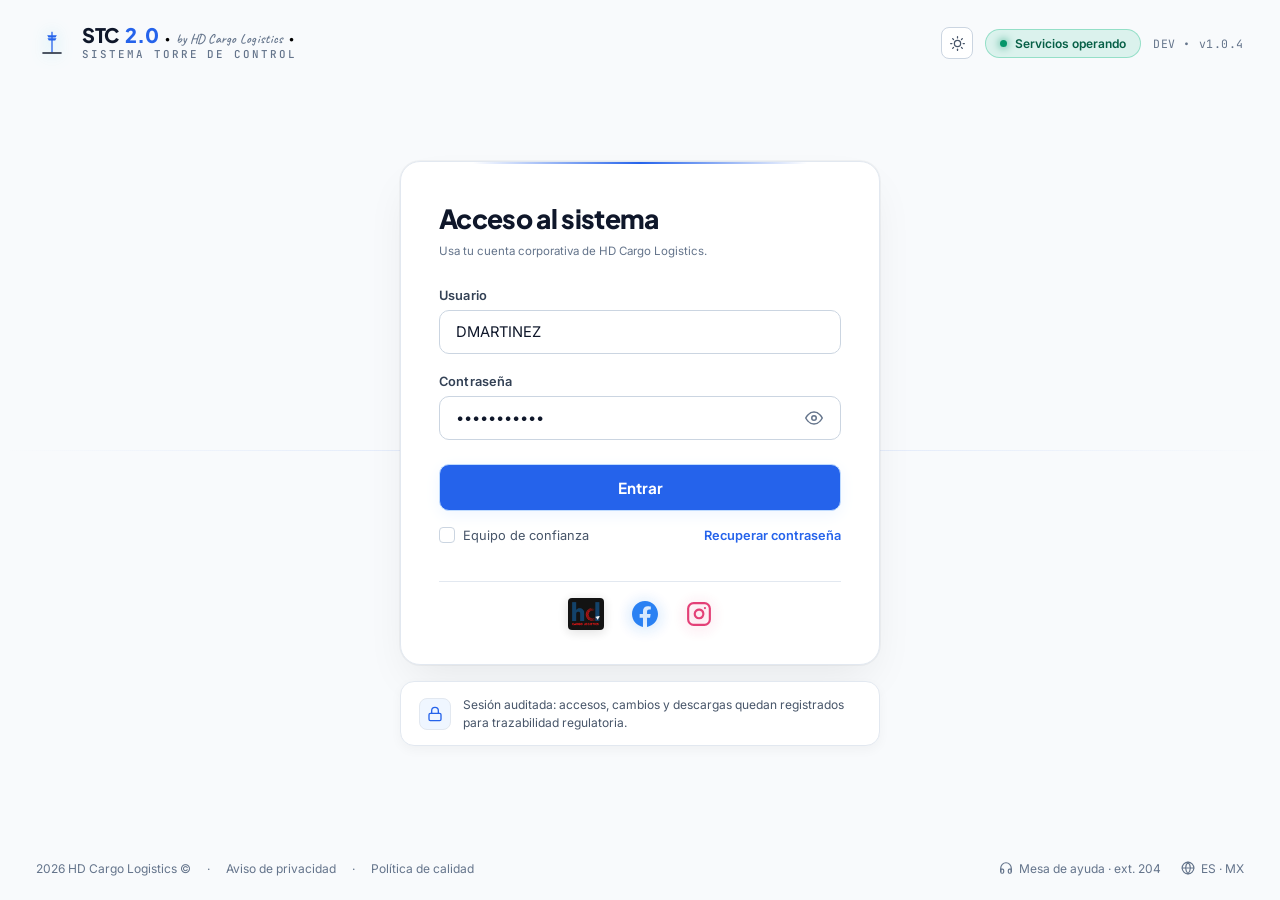
<file: index.html>
<!DOCTYPE html>
<html lang="es">
<head>
    <meta charset="UTF-8" />
    <meta name="viewport" content="width=device-width, initial-scale=1.0" />
    <title>STC 2.0 — Sistema Torre de Control</title>
    <link rel="preconnect" href="https://fonts.googleapis.com" />
    <link rel="preconnect" href="https://fonts.gstatic.com" crossorigin />
    <link href="https://fonts.googleapis.com/css2?family=Caveat:wght@400;600;700&family=Dancing+Script:wght@500;600;700&family=Inter:wght@300;400;500;600;700;800&family=JetBrains+Mono:wght@400;500;600&family=Marck+Script&family=Plus+Jakarta+Sans:wght@600;700;800&display=swap" rel="stylesheet" />
    <link rel="stylesheet" href="styles.css" />
    <style>
        *, *::before, *::after { box-sizing: border-box; margin: 0; padding: 0; }

        html, body {
            height: 100%;
            width: 100%;
            font-family: var(--font-body, 'Inter', sans-serif);
            background: var(--bg-sidebar, #060B13);
            color: var(--text-primary, #E2E8F0);
            transition: background 0.3s ease, color 0.3s ease;
            overflow-x: hidden;
        }

        /* ── PANTALLA PRINCIPAL LIMPIA CON COLOR SÓLIDO ── */
        .login-screen {
            min-height: 100vh;
            display: flex;
            flex-direction: column;
            justify-content: space-between;
            position: relative;
            background-color: var(--bg-sidebar, #060B13);
            color: var(--text-primary);
            padding: 24px 36px;
        }

        /* Línea horizontal sutil vinculada a la paleta activa */
        .login-screen::after {
            content: '';
            position: absolute;
            top: 50%;
            left: 0;
            right: 0;
            height: 1px;
            background: linear-gradient(90deg, transparent 0%, var(--primary-blue, #38BDF8) 50%, transparent 100%);
            opacity: 0.25;
            pointer-events: none;
            z-index: 1;
        }

        /* ── HEADER SUPERIOR ── */
        .login-header {
            display: flex;
            align-items: center;
            justify-content: space-between;
            position: relative;
            z-index: 10;
        }

        .brand-block {
            display: flex;
            align-items: center;
            gap: 14px;
            text-decoration: none;
            cursor: pointer;
        }

        .brand-logo-svg {
            width: 32px;
            height: 38px;
            flex-shrink: 0;
            filter: drop-shadow(0 0 8px rgba(0, 189, 214, 0.35));
            transition: transform 0.25s ease;
        }

        .brand-block:hover .brand-logo-svg {
            transform: scale(1.06);
        }

        .brand-meta {
            display: flex;
            flex-direction: column;
            gap: 3px;
            align-items: flex-start;
            text-align: left;
        }

        .brand-title-row {
            display: flex;
            align-items: baseline;
            gap: 6px;
            flex-wrap: nowrap;
            white-space: nowrap;
        }

        .brand-title {
            font-family: var(--font-heading, 'Plus Jakarta Sans', sans-serif);
            font-size: 1.25rem;
            font-weight: 800;
            color: var(--text-primary, #FFFFFF);
            letter-spacing: -0.02em;
            line-height: 1;
            white-space: nowrap;
        }

        .brand-version {
            font-family: var(--font-heading, 'Plus Jakarta Sans', sans-serif);
            font-size: 1.25rem;
            font-weight: 800;
            color: var(--primary-blue, #00BDD6);
            line-height: 1;
            white-space: nowrap;
        }

        .brand-sep {
            color: #000000 !important;
            font-size: 0.72rem;
            font-weight: 800;
            line-height: 1;
            display: inline-block;
            white-space: nowrap;
        }

        .brand-by {
            font-family: 'Caveat', 'Dancing Script', 'Marck Script', cursive;
            font-size: 0.82rem;
            font-weight: 600;
            color: var(--text-muted, #64748B);
            letter-spacing: 0.02em;
            text-transform: none;
            line-height: 1;
            white-space: nowrap;
            display: inline-block;
        }

        .brand-subtitle {
            font-family: 'JetBrains Mono', monospace;
            font-size: 0.68rem;
            font-weight: 500;
            color: var(--text-muted, #64748B);
            letter-spacing: 0.18em;
            text-transform: uppercase;
            line-height: 1.2;
        }

        .header-actions-block {
            display: flex;
            align-items: center;
            gap: 12px;
        }

        /* Botón de cambio rápido de modo claro/oscuro */
        .mode-toggle-btn {
            background: var(--bg-card, rgba(15, 23, 42, 0.7));
            border: 1px solid var(--border-subtle, rgba(51, 65, 85, 0.6));
            color: var(--text-secondary, #94A3B8);
            border-radius: 8px;
            width: 32px;
            height: 32px;
            display: flex;
            align-items: center;
            justify-content: center;
            cursor: pointer;
            transition: all 0.2s ease;
        }

        .mode-toggle-btn:hover {
            border-color: var(--primary-blue);
            color: var(--primary-blue);
            transform: rotate(15deg);
        }

        .mode-toggle-btn svg {
            width: 15px;
            height: 15px;
        }

        .status-pill {
            display: flex;
            align-items: center;
            gap: 8px;
            background: var(--status-green-bg, rgba(16, 185, 129, 0.1));
            border: 1px solid rgba(16, 185, 129, 0.25);
            padding: 6px 14px;
            border-radius: var(--radius-pill, 9999px);
            font-size: 0.75rem;
            font-weight: 600;
            color: var(--status-green-text, #34D399);
        }

        .status-dot {
            width: 7px;
            height: 7px;
            border-radius: 50%;
            background: var(--status-green-dot, #10B981);
            box-shadow: 0 0 8px var(--status-green-dot, #10B981);
            animation: pulse-dot 2.5s infinite ease-in-out;
        }

        @keyframes pulse-dot {
            0%, 100% { opacity: 1; transform: scale(1); }
            50% { opacity: 0.4; transform: scale(0.85); }
        }

        .env-tag {
            font-family: 'JetBrains Mono', monospace;
            font-size: 0.72rem;
            color: var(--text-muted, #64748B);
            letter-spacing: 0.05em;
        }

        /* ── CONTENIDO CENTRAL (CARD DE LOGIN) ── */
        .login-main {
            position: relative;
            z-index: 10;
            display: flex;
            flex-direction: column;
            align-items: center;
            justify-content: center;
            padding: 24px 0;
        }

        .login-card-wrapper {
            width: 100%;
            max-width: 480px;
            display: flex;
            flex-direction: column;
            gap: 16px;
        }

        .login-card {
            background: var(--bg-card, rgba(15, 23, 42, 0.82));
            border: 1px solid var(--border-subtle, rgba(51, 65, 85, 0.65));
            border-radius: 20px;
            padding: 40px 38px 34px;
            backdrop-filter: blur(24px);
            box-shadow: 
                0 25px 60px -15px rgba(0, 0, 0, 0.6),
                0 0 0 1px rgba(255, 255, 255, 0.04);
            position: relative;
            overflow: hidden;
            transition: background 0.3s ease, border-color 0.3s ease;
        }

        /* Borde superior luminoso adaptativo a la paleta */
        .login-card::before {
            content: '';
            position: absolute;
            top: 0;
            left: 15%;
            right: 15%;
            height: 2px;
            background: linear-gradient(90deg, transparent, var(--primary-blue, #38BDF8) 50%, transparent);
        }

        .card-header {
            margin-bottom: 28px;
        }

        .card-title {
            font-family: var(--font-heading, 'Plus Jakarta Sans', sans-serif);
            font-size: 1.65rem;
            font-weight: 800;
            color: var(--text-primary, #FFFFFF);
            letter-spacing: -0.025em;
            margin-bottom: 8px;
        }

        .card-subtitle {
            font-size: 0.875rem;
            color: var(--text-muted, #94A3B8);
            line-height: 1.5;
        }

        /* ── FORMULARIO ── */
        .login-form {
            display: flex;
            flex-direction: column;
            gap: 20px;
        }

        .form-group {
            display: flex;
            flex-direction: column;
            gap: 7px;
        }

        .form-label {
            font-size: 0.8rem;
            font-weight: 600;
            color: var(--text-secondary, #CBD5E1);
            letter-spacing: 0.01em;
        }

        .input-wrapper {
            position: relative;
            display: flex;
            align-items: center;
        }

        .form-input {
            width: 100%;
            background: var(--bg-main, rgba(10, 16, 30, 0.9));
            border: 1.5px solid var(--border-subtle, rgba(51, 65, 85, 0.8));
            border-radius: 10px;
            padding: 12px 16px;
            font-family: var(--font-body, inherit);
            font-size: 0.92rem;
            color: var(--text-primary, #F8FAFC);
            outline: none;
            transition: all 0.2s ease;
        }

        .form-input::placeholder {
            color: var(--text-faint, #475569);
        }

        .form-input:focus {
            border-color: var(--primary-blue);
            box-shadow: 0 0 0 3px var(--primary-light, rgba(56, 189, 248, 0.15));
        }

        .password-toggle {
            position: absolute;
            right: 14px;
            background: transparent;
            border: none;
            color: var(--text-muted, #64748B);
            cursor: pointer;
            padding: 4px;
            display: flex;
            align-items: center;
            justify-content: center;
            transition: color 0.2s;
        }

        .password-toggle:hover {
            color: var(--primary-blue);
        }

        .password-toggle svg {
            width: 18px;
            height: 18px;
        }

        /* Botón de Entrada Principal Adaptativo */
        .btn-submit {
            width: 100%;
            background: var(--primary-blue, #2563EB);
            border: 1px solid var(--primary-border, rgba(99, 102, 241, 0.4));
            border-radius: 10px;
            padding: 13px;
            font-family: var(--font-heading, inherit);
            font-size: 0.95rem;
            font-weight: 700;
            color: #FFFFFF;
            cursor: pointer;
            transition: all 0.25s ease;
            margin-top: 4px;
            display: flex;
            align-items: center;
            justify-content: center;
            gap: 10px;
            box-shadow: 0 4px 16px var(--primary-light, rgba(22, 184, 166, 0.3));
        }

        .btn-submit:hover {
            background: var(--primary-hover, #1D4ED8);
            transform: translateY(-1px);
            box-shadow: 0 6px 22px var(--primary-light, rgba(22, 184, 166, 0.45));
        }

        .btn-submit:active {
            transform: translateY(0);
        }

        .btn-submit.loading {
            opacity: 0.8;
            pointer-events: none;
        }

        .btn-submit .spinner {
            display: none;
            width: 18px;
            height: 18px;
            border: 2px solid rgba(255, 255, 255, 0.3);
            border-top-color: #FFFFFF;
            border-radius: 50%;
            animation: spin 0.6s linear infinite;
        }

        .btn-submit.loading .spinner {
            display: inline-block;
        }

        @keyframes spin {
            to { transform: rotate(360deg); }
        }

        /* Fila de opciones */
        .form-options-row {
            display: flex;
            align-items: center;
            justify-content: space-between;
            font-size: 0.8rem;
            margin-top: -4px;
        }

        .checkbox-label {
            display: flex;
            align-items: center;
            gap: 8px;
            color: var(--text-secondary, #94A3B8);
            cursor: pointer;
            user-select: none;
        }

        .checkbox-label input[type="checkbox"] {
            appearance: none;
            width: 16px;
            height: 16px;
            border: 1px solid var(--border-medium, rgba(99, 102, 241, 0.5));
            background: var(--bg-main, rgba(15, 23, 42, 0.8));
            border-radius: 4px;
            cursor: pointer;
            position: relative;
            outline: none;
            transition: all 0.2s;
        }

        .checkbox-label input[type="checkbox"]:checked {
            background: var(--primary-blue, #6366F1);
            border-color: var(--primary-blue, #6366F1);
        }

        .checkbox-label input[type="checkbox"]:checked::after {
            content: '✓';
            position: absolute;
            top: 50%;
            left: 50%;
            transform: translate(-50%, -50%);
            font-size: 11px;
            font-weight: 800;
            color: #FFFFFF;
        }

        .forgot-link {
            color: var(--primary-blue, #818CF8);
            text-decoration: none;
            font-weight: 600;
            transition: color 0.2s;
        }

        .forgot-link:hover {
            color: var(--primary-hover);
            text-decoration: underline;
        }

        /* ── LOGOS DIRECTOS EN TARJETA (SIN MOSAICOS) ── */
        .social-direct-row {
            margin-top: 18px;
            padding-top: 16px;
            border-top: 1px solid var(--border-subtle, rgba(51, 65, 85, 0.45));
            display: flex;
            align-items: center;
            justify-content: center;
            gap: 28px;
        }

        .social-logo-link {
            display: inline-flex;
            align-items: center;
            justify-content: center;
            text-decoration: none;
            transition: transform 0.22s ease, opacity 0.22s ease, filter 0.22s ease;
            opacity: 0.88;
            cursor: pointer;
        }

        .social-logo-link:hover {
            transform: scale(1.15);
            opacity: 1;
        }

        .hd-direct-logo {
            height: 32px;
            width: auto;
            max-width: 90px;
            object-fit: contain;
            border-radius: 4px;
            filter: drop-shadow(0 2px 8px rgba(0, 0, 0, 0.35));
        }

        .fb-link svg {
            width: 26px;
            height: 26px;
            color: #1877F2;
            filter: drop-shadow(0 2px 8px rgba(24, 119, 242, 0.35));
        }

        .ig-link svg {
            width: 26px;
            height: 26px;
            color: #E1306C;
            filter: drop-shadow(0 2px 8px rgba(225, 48, 108, 0.35));
        }

        /* Banner de Auditoría de Seguridad */
        .security-banner {
            display: flex;
            align-items: center;
            gap: 12px;
            background: var(--bg-card, rgba(15, 23, 42, 0.75));
            border: 1px solid var(--border-subtle, rgba(51, 65, 85, 0.6));
            border-radius: 14px;
            padding: 14px 18px;
            backdrop-filter: blur(16px);
        }

        .security-icon {
            width: 32px;
            height: 32px;
            border-radius: 8px;
            background: var(--primary-light, rgba(56, 189, 248, 0.1));
            border: 1px solid var(--border-subtle, rgba(56, 189, 248, 0.25));
            display: flex;
            align-items: center;
            justify-content: center;
            flex-shrink: 0;
        }

        .security-icon svg {
            width: 16px;
            height: 16px;
            color: var(--primary-blue, #38BDF8);
        }

        .security-text {
            font-size: 0.75rem;
            color: var(--text-muted, #94A3B8);
            line-height: 1.45;
        }

        /* Mensaje de error */
        .error-alert {
            display: none;
            align-items: center;
            gap: 10px;
            background: var(--status-rose-bg, rgba(239, 68, 68, 0.12));
            border: 1px solid var(--status-rose-dot, rgba(239, 68, 68, 0.35));
            border-radius: 8px;
            padding: 10px 14px;
            font-size: 0.8rem;
            color: var(--status-rose-text, #F87171);
            margin-bottom: 4px;
        }

        .error-alert.show {
            display: flex;
            animation: shake 0.4s ease;
        }

        @keyframes shake {
            0%, 100% { transform: translateX(0); }
            25%, 75% { transform: translateX(-4px); }
            50% { transform: translateX(4px); }
        }

        /* ── FOOTER INFERIOR ── */
        .login-footer {
            display: flex;
            align-items: center;
            justify-content: space-between;
            position: relative;
            z-index: 10;
            font-size: 0.75rem;
            color: var(--text-muted, #64748B);
            padding-top: 16px;
        }

        .footer-links {
            display: flex;
            align-items: center;
            gap: 16px;
        }

        .footer-links a {
            color: var(--text-muted, #64748B);
            text-decoration: none;
            transition: color 0.2s;
        }

        .footer-links a:hover {
            color: var(--primary-blue);
        }

        .footer-support {
            display: flex;
            align-items: center;
            gap: 20px;
        }

        .support-item {
            display: flex;
            align-items: center;
            gap: 6px;
        }

        .support-item svg {
            width: 14px;
            height: 14px;
        }

        /* ── RESPONSIVE ── */
        @media (max-width: 640px) {
            .login-screen {
                padding: 18px 20px;
            }
            .login-card {
                padding: 30px 22px 24px;
            }
            .alt-auth-row {
                grid-template-columns: 1fr;
            }
            .social-tiles-grid {
                gap: 6px;
            }
            .login-footer {
                flex-direction: column;
                gap: 12px;
                text-align: center;
            }
            .footer-links, .footer-support {
                justify-content: center;
                flex-wrap: wrap;
            }
        }
        /* ════════════ ADAPTABILIDAD MODO CLARO (LOGIN) ════════════ */
        body[data-color-mode="light"] {
            background-color: #F8FAFC !important;
            color: #0F172A !important;
        }

        body[data-color-mode="light"] .login-screen {
            background-color: #F8FAFC !important;
            color: #0F172A !important;
        }

        body[data-color-mode="light"] .login-screen::after {
            opacity: 0.15;
        }

        body[data-color-mode="light"] .login-card {
            background: #FFFFFF !important;
            border: 1px solid #E2E8F0 !important;
            box-shadow: 0 20px 45px -10px rgba(0, 0, 0, 0.08), 0 0 0 1px rgba(0, 0, 0, 0.04) !important;
        }

        body[data-color-mode="light"] .brand-title {
            color: #0F172A !important;
        }

        body[data-color-mode="light"] .brand-version {
            color: var(--primary-blue, #00BDD6) !important;
        }

        body[data-color-mode="light"] .brand-sep {
            color: #000000 !important;
        }

        body[data-color-mode="light"] .brand-by,
        body[data-color-mode="light"] .brand-subtitle {
            color: #64748B !important;
        }

        body[data-color-mode="light"] .brand-logo-base {
            fill: #0F172A !important;
        }

        body[data-color-mode="light"] .card-title {
            color: #0F172A !important;
        }

        body[data-color-mode="light"] .card-subtitle,
        body[data-color-mode="light"] .env-tag {
            color: #64748B !important;
        }

        body[data-color-mode="light"] .form-label {
            color: #334155 !important;
        }

        body[data-color-mode="light"] .form-input {
            background: #FFFFFF !important;
            border: 1.5px solid #CBD5E1 !important;
            color: #0F172A !important;
        }

        body[data-color-mode="light"] .form-input::placeholder {
            color: #94A3B8 !important;
        }

        body[data-color-mode="light"] .form-input:focus {
            background: #FFFFFF !important;
            border-color: var(--primary-blue) !important;
            box-shadow: 0 0 0 3px rgba(59, 130, 246, 0.15) !important;
        }

        body[data-color-mode="light"] .password-toggle {
            color: #64748B !important;
        }

        body[data-color-mode="light"] .password-toggle:hover {
            color: var(--primary-blue) !important;
        }

        body[data-color-mode="light"] .mode-toggle-btn {
            background: #FFFFFF !important;
            border: 1px solid #CBD5E1 !important;
            color: #475569 !important;
        }

        body[data-color-mode="light"] .mode-toggle-btn:hover {
            border-color: var(--primary-blue) !important;
            color: var(--primary-blue) !important;
        }

        body[data-color-mode="light"] .status-pill {
            background: rgba(16, 185, 129, 0.12) !important;
            border: 1px solid rgba(16, 185, 129, 0.35) !important;
            color: #065F46 !important;
        }

        body[data-color-mode="light"] .checkbox-label {
            color: #475569 !important;
        }

        body[data-color-mode="light"] .checkbox-label input[type="checkbox"] {
            background: #FFFFFF !important;
            border: 1px solid #CBD5E1 !important;
        }

        body[data-color-mode="light"] .social-direct-row {
            border-top-color: #E2E8F0 !important;
        }

        body[data-color-mode="light"] .social-logo-link {
            opacity: 0.92;
        }

        body[data-color-mode="light"] .hd-direct-logo {
            filter: drop-shadow(0 2px 6px rgba(0, 0, 0, 0.15));
        }

        body[data-color-mode="light"] .security-banner {
            background: #FFFFFF !important;
            border: 1px solid #E2E8F0 !important;
            box-shadow: 0 4px 12px rgba(0, 0, 0, 0.04) !important;
        }

        body[data-color-mode="light"] .security-text {
            color: #475569 !important;
        }

        body[data-color-mode="light"] .login-footer,
        body[data-color-mode="light"] .footer-links a,
        body[data-color-mode="light"] .support-item {
            color: #64748B !important;
        }

        body[data-color-mode="light"] .footer-links a:hover {
            color: var(--primary-blue) !important;
        }
    </style>
</head>
<body data-theme="grafito-cobalto" data-color-mode="light">

<div class="login-screen">

    <!-- ════════════ HEADER SUPERIOR ════════════ -->
    <header class="login-header">
        <a href="index.html" class="brand-block" title="STC 2.0 — Sistema Torre de Control">
            <!-- Logo Vectorial STC Oficial (Fuste/Copas en azul/teal oficial, Base adaptativa) -->
            <svg class="brand-logo-svg" viewBox="0 0 100 100" fill="none" xmlns="http://www.w3.org/2000/svg">
                <rect x="48" y="15" width="4" height="64" fill="var(--primary-blue, #006778)" />
                <polygon points="35,26 65,26 61,33 39,33" fill="var(--primary-blue, #006778)" />
                <polygon points="36,35 64,35 60,42 40,42" fill="var(--primary-blue, #006778)" />
                <rect class="brand-logo-base" x="20" y="79" width="60" height="4.5" fill="var(--text-primary, #FFFFFF)" />
            </svg>
            <div class="brand-meta">
                <div class="brand-title-row">
                    <span class="brand-title">STC</span>
                    <span class="brand-version">2.0</span>
                    <span class="brand-sep">&bull;</span>
                    <span class="brand-by">by HD Cargo Logistics</span>
                    <span class="brand-sep">&bull;</span>
                </div>
                <span class="brand-subtitle">SISTEMA TORRE DE CONTROL</span>
            </div>
        </a>

        <div class="header-actions-block">
            <!-- Selector Rápido de Modo Claro / Oscuro -->
            <button class="mode-toggle-btn" id="mode-toggle-btn" onclick="toggleColorMode()" title="Alternar Modo Claro / Modo Oscuro">
                <svg id="theme-sun-icon" viewBox="0 0 24 24" fill="none" stroke="currentColor" stroke-width="2" stroke-linecap="round" stroke-linejoin="round" style="display:none;">
                    <circle cx="12" cy="12" r="5"></circle>
                    <line x1="12" y1="1" x2="12" y2="3"></line>
                    <line x1="12" y1="21" x2="12" y2="23"></line>
                    <line x1="4.22" y1="4.22" x2="5.64" y2="5.64"></line>
                    <line x1="18.36" y1="18.36" x2="19.78" y2="19.78"></line>
                    <line x1="1" y1="12" x2="3" y2="12"></line>
                    <line x1="21" y1="12" x2="23" y2="12"></line>
                    <line x1="4.22" y1="19.78" x2="5.64" y2="18.36"></line>
                    <line x1="18.36" y1="5.64" x2="19.78" y2="4.22"></line>
                </svg>
                <svg id="theme-moon-icon" viewBox="0 0 24 24" fill="none" stroke="currentColor" stroke-width="2" stroke-linecap="round" stroke-linejoin="round">
                    <path d="M21 12.79A9 9 0 1 1 11.21 3 7 7 0 0 0 21 12.79z"></path>
                </svg>
            </button>

            <!-- Estatus Operativo -->
            <div class="status-pill">
                <span class="status-dot"></span>
                <span>Servicios operando</span>
            </div>
            <span class="env-tag">DEV &bull; v1.0.4</span>
        </div>
    </header>

    <!-- ════════════ CUERPO CENTRAL (CARD DE LOGIN) ════════════ -->
    <main class="login-main">
        <div class="login-card-wrapper">

            <!-- Card de Acceso -->
            <div class="login-card">
                <div class="card-header">
                    <h1 class="card-title">Acceso al sistema</h1>
                    <p class="card-subtitle">Usa tu cuenta corporativa de HD Cargo Logistics.</p>
                </div>

                <!-- Alerta de Error -->
                <div class="error-alert" id="error-alert">
                    <svg viewBox="0 0 24 24" fill="none" stroke="currentColor" stroke-width="2" style="width:16px;height:16px;flex-shrink:0;">
                        <circle cx="12" cy="12" r="10"/><line x1="12" y1="8" x2="12" y2="12"/><line x1="12" y1="16" x2="12.01" y2="16"/>
                    </svg>
                    <span id="error-msg">Credenciales incorrectas. Verifica tu información.</span>
                </div>

                <form class="login-form" id="login-form" onsubmit="handleLoginSubmit(event)" novalidate>
                    
                    <!-- Campo Usuario -->
                    <div class="form-group">
                        <label class="form-label" for="username">Usuario</label>
                        <div class="input-wrapper">
                            <input 
                                type="text" 
                                class="form-input" 
                                id="username" 
                                name="username" 
                                value="DMARTINEZ" 
                                placeholder="nombre.apellido" 
                                autocomplete="username" 
                                required 
                            />
                        </div>
                    </div>

                    <!-- Campo Contraseña -->
                    <div class="form-group">
                        <label class="form-label" for="password">Contraseña</label>
                        <div class="input-wrapper">
                            <input 
                                type="password" 
                                class="form-input" 
                                id="password" 
                                name="password" 
                                value="HDcargo2026" 
                                placeholder="••••••••••••" 
                                autocomplete="current-password" 
                                required 
                            />
                            <button type="button" class="password-toggle" id="password-toggle" onclick="togglePasswordVisibility()" title="Mostrar/Ocultar contraseña">
                                <svg id="eye-icon" viewBox="0 0 24 24" fill="none" stroke="currentColor" stroke-width="2" stroke-linecap="round" stroke-linejoin="round">
                                    <path d="M1 12s4-8 11-8 11 8 11 8-4 8-11 8-11-8-11-8z"/>
                                    <circle cx="12" cy="12" r="3"/>
                                </svg>
                            </button>
                        </div>
                    </div>

                    <!-- Botón Principal -->
                    <button type="submit" class="btn-submit" id="btn-submit">
                        <span class="btn-text">Entrar</span>
                        <span class="spinner"></span>
                    </button>

                    <!-- Opciones de Sesión -->
                    <div class="form-options-row">
                        <label class="checkbox-label">
                            <input type="checkbox" id="trust-device" checked />
                            <span>Equipo de confianza</span>
                        </label>
                        <a href="#" class="forgot-link" onclick="handleForgotPassword(event)">Recuperar contraseña</a>
                    </div>

                    <!-- Canales y Redes Oficiales Directos (Sin mosaicos/recuadros) -->
                    <div class="social-direct-row">
                        <!-- Sitio Web Oficial HD Cargo -->
                        <a href="https://hdcargo.mx" target="_blank" rel="noopener noreferrer" class="social-logo-link" title="Sitio Web Oficial HD Cargo Logistics (hdcargo.mx)">
                            <img src="hd-cargo-logistics-logo.jpg" alt="HD Cargo Logistics" class="hd-direct-logo" />
                        </a>

                        <!-- Facebook -->
                        <a href="https://www.facebook.com/hdcargologistics" target="_blank" rel="noopener noreferrer" class="social-logo-link fb-link" title="Facebook HD Cargo Logistics">
                            <svg viewBox="0 0 24 24" fill="currentColor">
                                <path d="M24 12.073c0-6.627-5.373-12-12-12s-12 5.373-12 12c0 5.99 4.388 10.954 10.125 11.854v-8.385H7.078v-3.47h3.047V9.43c0-3.007 1.792-4.669 4.533-4.669 1.312 0 2.686.235 2.686.235v2.953H15.83c-1.491 0-1.956.925-1.956 1.874v2.25h3.328l-.532 3.47h-2.796v8.385C19.612 23.027 24 18.062 24 12.073z"/>
                            </svg>
                        </a>

                        <!-- Instagram -->
                        <a href="https://www.instagram.com/hdcargologistics" target="_blank" rel="noopener noreferrer" class="social-logo-link ig-link" title="Instagram HD Cargo Logistics">
                            <svg viewBox="0 0 24 24" fill="none" stroke="currentColor" stroke-width="2" stroke-linecap="round" stroke-linejoin="round">
                                <rect x="2" y="2" width="20" height="20" rx="5" ry="5"></rect>
                                <path d="M16 11.37A4 4 0 1 1 12.63 8 4 4 0 0 1 16 11.37z"></path>
                                <line x1="17.5" y1="6.5" x2="17.51" y2="6.5"></line>
                            </svg>
                        </a>
                    </div>

                </form>
            </div>

            <!-- Banner de Auditoría de Sesión -->
            <div class="security-banner">
                <div class="security-icon">
                    <svg viewBox="0 0 24 24" fill="none" stroke="currentColor" stroke-width="2" stroke-linecap="round" stroke-linejoin="round">
                        <rect x="3" y="11" width="18" height="11" rx="2" ry="2"/>
                        <path d="M7 11V7a5 5 0 0 1 10 0v4"/>
                    </svg>
                </div>
                <p class="security-text">
                    Sesión auditada: accesos, cambios y descargas quedan registrados para trazabilidad regulatoria.
                </p>
            </div>

        </div>
    </main>

    <!-- ════════════ FOOTER INFERIOR ════════════ -->
    <footer class="login-footer">
        <div class="footer-links">
            <span>2026 HD Cargo Logistics &copy;</span>
            <span>&middot;</span>
            <a href="#">Aviso de privacidad</a>
            <span>&middot;</span>
            <a href="#">Política de calidad</a>
        </div>
        <div class="footer-support">
            <div class="support-item">
                <svg viewBox="0 0 24 24" fill="none" stroke="currentColor" stroke-width="2" stroke-linecap="round" stroke-linejoin="round">
                    <path d="M3 18v-6a9 9 0 0 1 18 0v6"/>
                    <path d="M21 19a2 2 0 0 1-2 2h-1a2 2 0 0 1-2-2v-3a2 2 0 0 1 2-2h3zM3 19a2 2 0 0 0 2 2h1a2 2 0 0 0 2-2v-3a2 2 0 0 0-2-2H3z"/>
                </svg>
                <span>Mesa de ayuda &middot; ext. 204</span>
            </div>
            <div class="support-item">
                <svg viewBox="0 0 24 24" fill="none" stroke="currentColor" stroke-width="2" stroke-linecap="round" stroke-linejoin="round">
                    <circle cx="12" cy="12" r="10"/>
                    <line x1="2" y1="12" x2="22" y2="12"/>
                    <path d="M12 2a15.3 15.3 0 0 1 4 10 15.3 15.3 0 0 1-4 10 15.3 15.3 0 0 1-4-10 15.3 15.3 0 0 1 4-10z"/>
                </svg>
                <span>ES &middot; MX</span>
            </div>
        </div>
    </footer>

</div>

<script>
    // ── Preservar y sincronizar tema corporativo (Default: claro y grafito-cobalto) ──
    function initTheme() {
        const savedTheme = localStorage.getItem('stc_theme') || 'grafito-cobalto';
        const savedMode = localStorage.getItem('stc_color_mode') || 'light';
        document.body.setAttribute('data-theme', savedTheme);
        document.body.setAttribute('data-color-mode', savedMode);
        updateModeIcons(savedMode);
    }

    function updateModeIcons(mode) {
        const sun = document.getElementById('theme-sun-icon');
        const moon = document.getElementById('theme-moon-icon');
        if (!sun || !moon) return;
        if (mode === 'light') {
            sun.style.display = 'block';
            moon.style.display = 'none';
        } else {
            sun.style.display = 'none';
            moon.style.display = 'block';
        }
    }

    function toggleColorMode() {
        const currentMode = document.body.getAttribute('data-color-mode') || 'light';
        const nextMode = currentMode === 'dark' ? 'light' : 'dark';
        document.body.setAttribute('data-color-mode', nextMode);
        localStorage.setItem('stc_color_mode', nextMode);
        updateModeIcons(nextMode);
    }

    // Inicializar al cargar
    initTheme();

    // ── Alternar visibilidad de contraseña ──
    function togglePasswordVisibility() {
        const passInput = document.getElementById('password');
        const eyeIcon = document.getElementById('eye-icon');
        
        if (passInput.type === 'password') {
            passInput.type = 'text';
            eyeIcon.innerHTML = `
                <path d="M17.94 17.94A10.07 10.07 0 0 1 12 20c-7 0-11-8-11-8a18.45 18.45 0 0 1 5.06-5.94M9.9 4.24A9.12 9.12 0 0 1 12 4c7 0 11 8 11 8a18.5 18.5 0 0 1-2.16 3.19"/>
                <line x1="1" y1="1" x2="23" y2="23"/>
            `;
        } else {
            passInput.type = 'password';
            eyeIcon.innerHTML = `
                <path d="M1 12s4-8 11-8 11 8 11 8-4 8-11 8-11-8-11-8z"/>
                <circle cx="12" cy="12" r="3"/>
            `;
        }
    }

    // ── Enviar Formulario de Login ──
    function handleLoginSubmit(event) {
        event.preventDefault();
        const userInput = document.getElementById('username').value.trim();
        const passInput = document.getElementById('password').value;
        const btnSubmit = document.getElementById('btn-submit');
        const errAlert = document.getElementById('error-alert');

        errAlert.classList.remove('show');

        if (!userInput || !passInput) {
            showErrorMessage('Por favor ingresa tu usuario y contraseña.');
            return;
        }

        btnSubmit.classList.add('loading');

        setTimeout(() => {
            btnSubmit.classList.remove('loading');
            if (passInput.length >= 4) {
                window.location.href = 'home.html';
            } else {
                showErrorMessage('Credenciales no válidas. Intenta nuevamente.');
            }
        }, 800);
    }

    function showErrorMessage(msg) {
        const errAlert = document.getElementById('error-alert');
        const errMsg = document.getElementById('error-msg');
        errMsg.textContent = msg;
        errAlert.classList.add('show');
    }

    function handleForgotPassword(e) {
        e.preventDefault();
        alert('Para recuperar tu contraseña, contacta a la Mesa de Ayuda TI (ext. 204) o al administrador del sistema.');
    }

    // Limpiar alertas al interactuar
    ['username', 'password'].forEach(id => {
        document.getElementById(id).addEventListener('input', () => {
            document.getElementById('error-alert').classList.remove('show');
        });
    });
</script>
</body>
</html>
</file>
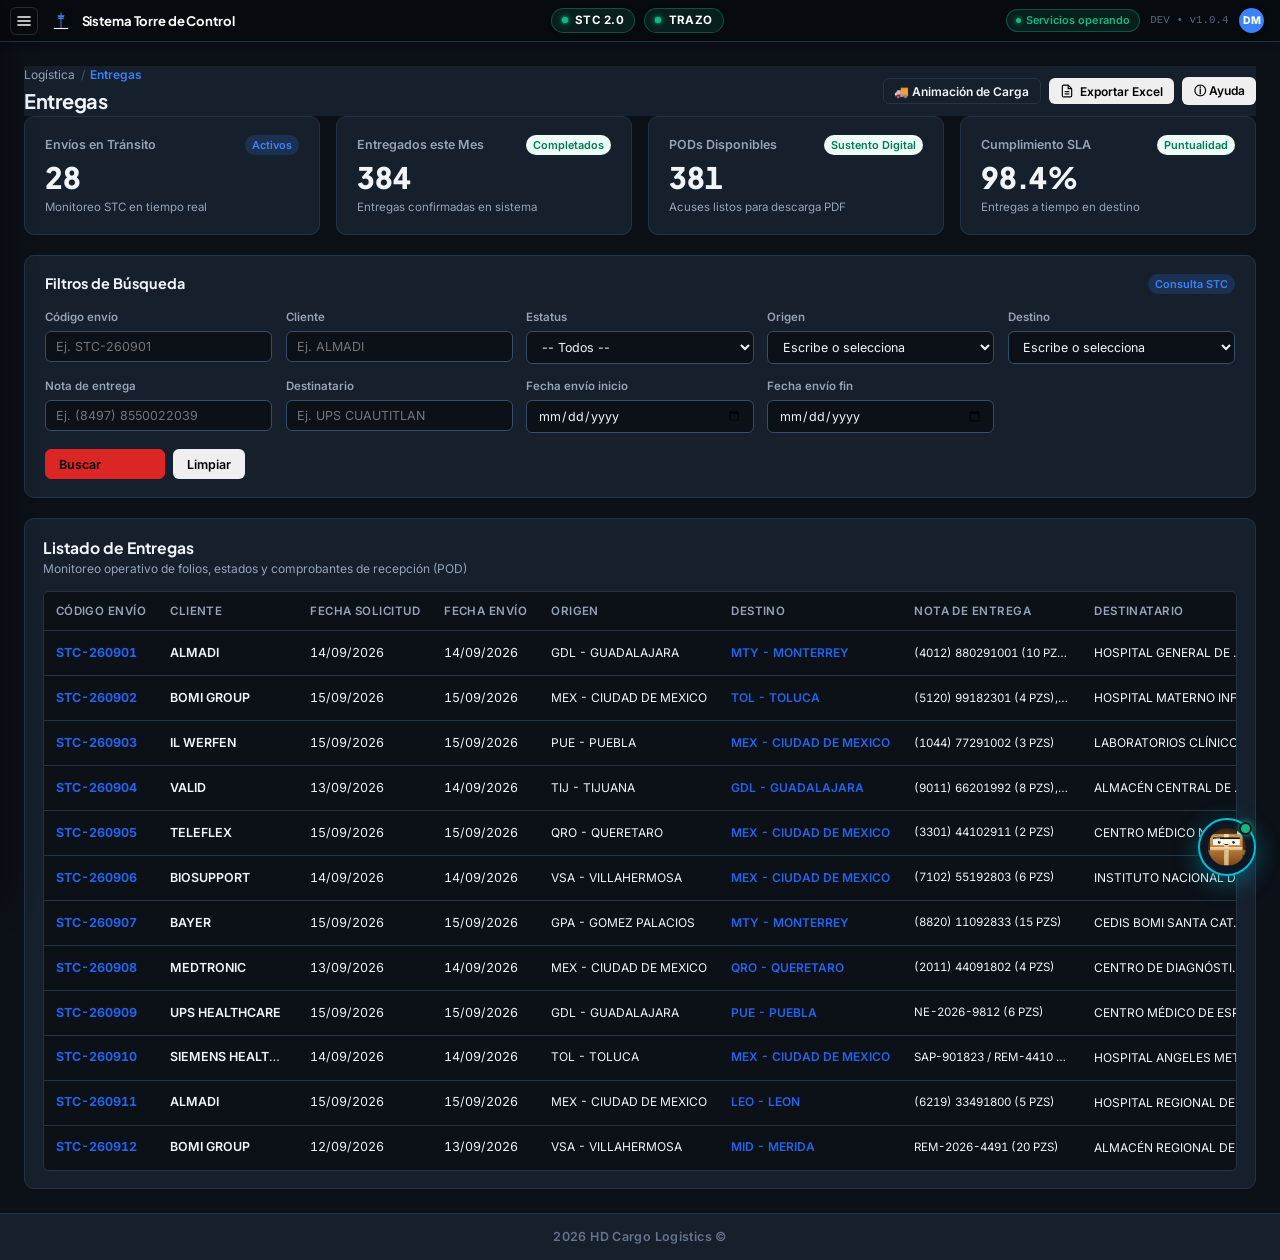
<file: entregas.html>
<!DOCTYPE html>
<html lang="es">
<head>
    <meta charset="UTF-8">
    <meta name="viewport" content="width=device-width, initial-scale=1.0">
    <title>HD Cargo Logistics - Entregas & Vista Entrega | HD Cargo</title>
    <!-- Google Fonts: Inter & Plus Jakarta Sans -->
    <link rel="preconnect" href="https://fonts.googleapis.com">
    <link rel="preconnect" href="https://fonts.gstatic.com" crossorigin>
    <link href="https://fonts.googleapis.com/css2?family=Inter:wght@300;400;500;600;700&family=Plus+Jakarta+Sans:wght@600;700;800&display=swap" rel="stylesheet">
    <link rel="stylesheet" href="styles.css">
</head>
<body class="app-layout" data-theme="grafito-cobalto" data-color-mode="dark" data-nav-position="drawer-menu">

    <!-- Botón Flotante de Menú Hamburguesa para modo Drawer (Únicamente 3 rayitas) -->
    <button id="stc-drawer-toggle-btn" class="stc-drawer-toggle-btn" title="Abrir Menú de Navegación">
        <svg viewBox="0 0 24 24" fill="none" stroke="currentColor" stroke-width="2.5" stroke-linecap="round" stroke-linejoin="round">
            <line x1="3" y1="6" x2="21" y2="6"></line>
            <line x1="3" y1="12" x2="21" y2="12"></line>
            <line x1="3" y1="18" x2="21" y2="18"></line>
        </svg>
    </button>

    <!-- Backdrop Overlay para Fondo del Drawer -->
    <div id="stc-drawer-backdrop" class="stc-drawer-backdrop"></div>

    <!-- Sidebar Lateral Ergonómica STC -->
    <aside class="sidebar" id="sidebar">
        <div class="sidebar-header">
            <a href='home.html' class="brand" style="text-decoration: none;">
                <svg viewBox="0 0 100 100" fill="none" xmlns="http://www.w3.org/2000/svg" class="stc-brand-logo" id="stc-logo-emblem" onclick="event.preventDefault(); toggleColorMode();" title="Haz clic en el emblema STC para alternar Modo Claro ☀️ / Modo Oscuro 🌙" style="cursor: pointer;">
                    <rect x="48" y="15" width="4" height="64" fill="var(--primary-blue, #006778)" />
                    <polygon points="35,26 65,26 61,33 39,33" fill="var(--primary-blue, #006778)" />
                    <polygon points="36,35 64,35 60,42 40,42" fill="var(--primary-blue, #006778)" />
                    <rect x="20" y="79" width="60" height="4.5" fill="var(--text-primary, #FFFFFF)" />
                </svg>
                <div class="brand-text">
                    <span class="stc-title">STC</span>
                    <span class="stc-tag">Logística & Entregas</span>
                </div>
            </a>
            <button class="toggle-sidebar-btn" id="toggle-sidebar" title="Plegar / Expandir menú">
                <svg viewBox="0 0 24 24" fill="none" stroke="currentColor" stroke-width="2"><path d="M15 18l-6-6 6-6"/></svg>
            </button>
        </div>

        <nav class="sidebar-nav">
            <!-- Home -->
            <div class="nav-group">
                <a href='home.html' class="nav-group-title" style="text-decoration: none;">
                    <div class="nav-title-content">
                        <svg class="nav-icon" viewBox="0 0 24 24" fill="none" stroke="currentColor" stroke-width="2"><path d="M3 9l9-7 9 7v11a2 2 0 0 1-2 2H5a2 2 0 0 1-2-2z"/><polyline points="9 22 9 12 15 12 15 22"/></svg>
                        <span>Home</span>
                    </div>
                </a>
            </div>

            <!-- 1. Logística -->
            <div class="nav-group open">
                <button class="nav-group-title active expanded">
                    <div class="nav-title-content">
                        <svg class="nav-icon" viewBox="0 0 24 24" fill="none" stroke="currentColor" stroke-width="2"><path d="M1 3h15v13H1z"/><path d="M16 8h4l3 3v5h-7V8z"/><circle cx="5.5" cy="18.5" r="2.5"/><circle cx="18.5" cy="18.5" r="2.5"/></svg>
                        <span>Logística</span>
                    </div>
                    <svg class="chevron-icon" viewBox="0 0 24 24" fill="none" stroke="currentColor" stroke-width="2"><polyline points="6 9 12 15 18 9"/></svg>
                </button>
                <div class="nav-subitems">
                    <a href="envios.html" class="sub-item">Envíos</a>
                    <a href="envios.html" class="sub-item">Rutas</a>
                    <a href="entregas.html" class="sub-item active">Entregas</a>
                    <a href="envios.html" class="sub-item">Rechazos</a>
                    <a href="envios.html" class="sub-item">Manifiesto</a>
                    <a href="envios.html" class="sub-item">Seguimiento</a>
                    <a href="envios.html" class="sub-item">Porteadores</a>
                </div>
            </div>

            <!-- 2. Redes -->
            <div class="nav-group">
                <button class="nav-group-title">
                    <div class="nav-title-content">
                        <svg class="nav-icon" viewBox="0 0 24 24" fill="none" stroke="currentColor" stroke-width="2"><rect x="2" y="2" width="6" height="6" rx="1"/><rect x="16" y="2" width="6" height="6" rx="1"/><rect x="9" y="16" width="6" height="6" rx="1"/><path d="M5 8v3a2 2 0 0 0 2 2h10a2 2 0 0 0 2-2V8"/><path d="M12 13v3"/></svg>
                        <span>Redes</span>
                    </div>
                    <svg class="chevron-icon" viewBox="0 0 24 24" fill="none" stroke="currentColor" stroke-width="2"><polyline points="6 9 12 15 18 9"/></svg>
                </button>
                <div class="nav-subitems">
                    <a href="#" class="sub-item">Carriers</a>
                    <a href="#" class="sub-item">Clientes</a>
                    <a href="#" class="sub-item">Proveedores</a>
                    <a href="#" class="sub-item">Empresas</a>
                </div>
            </div>

            <!-- 3. Tráfico -->
            <div class="nav-group">
                <button class="nav-group-title">
                    <div class="nav-title-content">
                        <svg class="nav-icon" viewBox="0 0 24 24" fill="none" stroke="currentColor" stroke-width="2"><path d="M17.8 19.2L16 11l3.5-3.5C21 6 21.5 4 21 3c-1-.5-3 0-4.5 1.5L13 8 4.8 6.2c-.5-.1-.9.1-1.1.5l-.3.5c-.2.5-.1 1 .3 1.3L9 12l-2 3H4l-1 1 3 2 2 3 1-1v-3l3-2 3.7 5.3c.3.4.8.5 1.3.3l.5-.3c.4-.2.6-.6.5-1.1z"/></svg>
                        <span>Tráfico</span>
                    </div>
                    <svg class="chevron-icon" viewBox="0 0 24 24" fill="none" stroke="currentColor" stroke-width="2"><polyline points="6 9 12 15 18 9"/></svg>
                </button>
                <div class="nav-subitems">
                    <a href="#" class="sub-item">Cubicaje</a>
                    <a href="#" class="sub-item">Coberturas carriers</a>
                    <a href="#" class="sub-item">Cotizador carriers</a>
                </div>
            </div>

            <!-- 4. Tarifas -->
            <div class="nav-group">
                <button class="nav-group-title">
                    <div class="nav-title-content">
                        <svg class="nav-icon" viewBox="0 0 24 24" fill="none" stroke="currentColor" stroke-width="2"><line x1="12" y1="1" x2="12" y2="23"/><path d="M17 5H9.5a3.5 3.5 0 0 0 0 7h5a3.5 3.5 0 0 1 0 7H6"/></svg>
                        <span>Tarifas</span>
                    </div>
                    <svg class="chevron-icon" viewBox="0 0 24 24" fill="none" stroke="currentColor" stroke-width="2"><polyline points="6 9 12 15 18 9"/></svg>
                </button>
                <div class="nav-subitems">
                    <a href="#" class="sub-item">Costos</a>
                    <a href="#" class="sub-item">Carriers</a>
                    <a href="#" class="sub-item">Clientes</a>
                    <a href="#" class="sub-item">Proveedores</a>
                </div>
            </div>

            <!-- 5. Tesorería -->
            <div class="nav-group">
                <button class="nav-group-title">
                    <div class="nav-title-content">
                        <svg class="nav-icon" viewBox="0 0 24 24" fill="none" stroke="currentColor" stroke-width="2"><rect x="1" y="4" width="22" height="16" rx="2" ry="2"/><line x1="1" y1="10" x2="23" y2="10"/></svg>
                        <span>Tesorería</span>
                    </div>
                    <svg class="chevron-icon" viewBox="0 0 24 24" fill="none" stroke="currentColor" stroke-width="2"><polyline points="6 9 12 15 18 9"/></svg>
                </button>
                <div class="nav-subitems">
                    <a href="#" class="sub-item">Proformas</a>
                    <a href="#" class="sub-item">Proformas cobros</a>
                    <a href="#" class="sub-item">Proformas pagos</a>
                    <a href="#" class="sub-item">Cobros</a>
                    <a href="#" class="sub-item">Pagos</a>
                </div>
            </div>

            <!-- 6. Calidad -->
            <div class="nav-group">
                <button class="nav-group-title">
                    <div class="nav-title-content">
                        <svg class="nav-icon" viewBox="0 0 24 24" fill="none" stroke="currentColor" stroke-width="2"><path d="M9 11l3 3L22 4"/><path d="M21 12v7a2 2 0 0 1-2 2H5a2 2 0 0 1-2-2V5a2 2 0 0 1 2-2h11"/></svg>
                        <span>Calidad</span>
                    </div>
                    <svg class="chevron-icon" viewBox="0 0 24 24" fill="none" stroke="currentColor" stroke-width="2"><polyline points="6 9 12 15 18 9"/></svg>
                </button>
                <div class="nav-subitems">
                    <a href="#" class="sub-item">SGC</a>
                    <a href="#" class="sub-item">Checklists</a>
                    <a href="#" class="sub-item">Checklist funcional</a>
                    <a href="#" class="sub-item">Bitácora horas de servicio</a>
                    <a href="#" class="sub-item">Checklists instrumentos</a>
                    <a href="#" class="sub-item">Checklist limpieza</a>
                    <a href="#" class="sub-item">Mantenimientos</a>
                    <a href="#" class="sub-item">Checklist insumos</a>
                    <a href="#" class="sub-item">Calibraciones</a>
                    <a href="#" class="sub-item">Operadores</a>
                    <a href="#" class="sub-item">Vale de insumos</a>
                    <a href="#" class="sub-item">Unidades</a>
                    <a href="#" class="sub-item">Instrumentos</a>
                    <a href="#" class="sub-item">Insumos</a>
                </div>
            </div>

            <!-- 7. Evaluación -->
            <div class="nav-group">
                <button class="nav-group-title">
                    <div class="nav-title-content">
                        <svg class="nav-icon" viewBox="0 0 24 24" fill="none" stroke="currentColor" stroke-width="2"><line x1="18" y1="20" x2="18" y2="10"/><line x1="12" y1="20" x2="12" y2="4"/><line x1="6" y1="20" x2="6" y2="14"/></svg>
                        <span>Evaluación</span>
                    </div>
                    <svg class="chevron-icon" viewBox="0 0 24 24" fill="none" stroke="currentColor" stroke-width="2"><polyline points="6 9 12 15 18 9"/></svg>
                </button>
                <div class="nav-subitems">
                    <a href="#" class="sub-item">KPIs</a>
                    <a href="#" class="sub-item">Reportes</a>
                    <a href="#" class="sub-item">Crea evaluación</a>
                    <a href="#" class="sub-item">Crea dashboard</a>
                </div>
            </div>

            <!-- 8. Notificaciones -->
            <div class="nav-group">
                <button class="nav-group-title">
                    <div class="nav-title-content">
                        <svg class="nav-icon" viewBox="0 0 24 24" fill="none" stroke="currentColor" stroke-width="2"><path d="M18 8A6 6 0 0 0 6 8c0 7-3 9-3 9h18s-3-2-3-9"/><path d="M13.73 21a2 2 0 0 1-3.46 0"/></svg>
                        <span>Notificaciones</span>
                    </div>
                    <svg class="chevron-icon" viewBox="0 0 24 24" fill="none" stroke="currentColor" stroke-width="2"><polyline points="6 9 12 15 18 9"/></svg>
                </button>
                <div class="nav-subitems">
                    <a href="#" class="sub-item">Crear notificación</a>
                    <a href="#" class="sub-item">Notificaciones</a>
                </div>
            </div>

            <!-- 9. Configuración -->
            <div class="nav-group">
                <button class="nav-group-title">
                    <div class="nav-title-content">
                        <svg class="nav-icon" viewBox="0 0 24 24" fill="none" stroke="currentColor" stroke-width="2"><circle cx="12" cy="12" r="3"/><path d="M19.4 15a1.65 1.65 0 0 0 .33 1.82l.06.06a2 2 0 0 1 0 2.83 2 2 0 0 1-2.83 0l-.06-.06a1.65 1.65 0 0 0-1.82-.33 1.65 1.65 0 0 0-1 1.51V21a2 2 0 0 1-2 2 2 2 0 0 1-2-2v-.09A1.65 1.65 0 0 0 9 19.4a1.65 1.65 0 0 0-1.82.33l-.06.06a2 2 0 0 1-2.83 0 2 2 0 0 1 0-2.83l.06-.06a1.65 1.65 0 0 0 .33-1.82 1.65 1.65 0 0 0-1.51-1H3a2 2 0 0 1-2-2 2 2 0 0 1 2-2h.09A1.65 1.65 0 0 0 4.6 9a1.65 1.65 0 0 0-.33-1.82l-.06-.06a2 2 0 0 1 0-2.83 2 2 0 0 1 2.83 0l.06.06a1.65 1.65 0 0 0 1.82.33H9a1.65 1.65 0 0 0 1-1.51V3a2 2 0 0 1 2-2 2 2 0 0 1 2 2v.09a1.65 1.65 0 0 0 1 1.51 1.65 1.65 0 0 0 1.82-.33l.06-.06a2 2 0 0 1 2.83 0 2 2 0 0 1 0 2.83l-.06.06a1.65 1.65 0 0 0-.33 1.82V9a1.65 1.65 0 0 0 1.51 1H21a2 2 0 0 1 2 2 2 2 0 0 1-2 2h-.09a1.65 1.65 0 0 0-1.51 1z"/></svg>
                        <span>Configuración</span>
                    </div>
                    <svg class="chevron-icon" viewBox="0 0 24 24" fill="none" stroke="currentColor" stroke-width="2"><polyline points="6 9 12 15 18 9"/></svg>
                </button>
                <div class="nav-subitems">
                    <a href="#" class="sub-item" onclick="openThemeModal()"><svg viewBox="0 0 24 24" width="14" height="14" fill="none" stroke="currentColor" stroke-width="2" style="margin-right: 6px; vertical-align: middle;"><circle cx="13.5" cy="6.5" r=".5" fill="currentColor"/><circle cx="17.5" cy="10.5" r=".5" fill="currentColor"/><circle cx="8.5" cy="7.5" r=".5" fill="currentColor"/><circle cx="6.5" cy="12.5" r=".5" fill="currentColor"/><path d="M12 2C6.5 2 2 6.5 2 12s4.5 10 10 10c.926 0 1.648-.746 1.648-1.688 0-.437-.18-.835-.437-1.125-.29-.289-.438-.652-.438-1.125a1.64 1.64 0 0 1 1.668-1.668h1.996c3.051 0 5.563-2.512 5.563-5.563C22 6.5 17.5 2 12 2z"/></svg>Temas y Paletas de Color</a>
                    <a href="#" class="sub-item">Carga documentos</a>
                    <a href="#" class="sub-item">Catálogos</a>
                    <a href="#" class="sub-item">Formatos</a>
                    <a href="#" class="sub-item">Paquetes</a>
                    <a href="#" class="sub-item">Contenedores</a>
                    <a href="#" class="sub-item">Codificaciones</a>
                    <a href="#" class="sub-item">Coberturas</a>
                    <a href="#" class="sub-item">Usuarios</a>
                </div>
            </div>
        </nav>

        <div class="sidebar-footer">
            <div class="sidebar-user-block">
                <!-- Botón Rápido Modo Claro / Oscuro -->
                <button id="btn-mode-toggle-quick" onclick="toggleColorMode()" class="icon-button mode-toggle-btn" title="Cambiar Modo Claro (Día) / Modo Oscuro (Noche)" style="cursor: pointer; background: transparent; border: 1px solid rgba(255,255,255,0.2); color: #FFFFFF; border-radius: 8px; width: 34px; height: 34px; display: flex; align-items: center; justify-content: center; font-size: 0.95rem; flex-shrink: 0;">
                    <svg viewBox="0 0 24 24" width="16" height="16" fill="none" stroke="currentColor" stroke-width="2" stroke-linecap="round" stroke-linejoin="round"><path d="M21 12.79A9 9 0 1 1 11.21 3 7 7 0 0 0 21 12.79z"></path></svg>
                </button>

                <div class="user-chip" id="btn-user-avatar" onclick="openThemeModal()" title="Configurar Tema Visual & Paletas de Color" style="cursor: pointer;">
                    <div class="avatar">DM</div>
                    <div class="user-details">
                        <span class="name" id="user-display-name">David Martínez Figueroa</span>
                        <span class="role">Líder de TI • HD Cargo</span>
                    </div>
                </div>
                <div class="icon-button notification-btn" title="Alertas operativas">
                    <svg viewBox="0 0 24 24" fill="none" stroke="currentColor" stroke-width="2"><path d="M18 8A6 6 0 0 0 6 8c0 7-3 9-3 9h18s-3-2-3-9"/><path d="M13.73 21a2 2 0 0 1-3.46 0"/></svg>
                    <span class="badge">3</span>
                </div>
            </div>
            <div class="status-indicator">
                <span class="status-dot green"></span>
                <span class="status-text">Azure SQL Conectado</span>
            </div>
        </div>
    </aside>

    <!-- Área Principal de Gestión -->
    <div class="main-wrapper">
        <!-- Header General Unificado STC 2.0 -->
        <header class="stc-global-topbar">
            <!-- Izquierda: Menú Hamburguesa & Logo Adaptable Oficial -->
            <div class="stc-topbar-left">
                <button class="stc-topbar-drawer-btn" id="stc-topbar-drawer-btn" title="Abrir Menú de Navegación">
                    <svg viewBox="0 0 24 24" fill="none" stroke="currentColor" stroke-width="2.5" stroke-linecap="round" stroke-linejoin="round">
                        <line x1="3" y1="6" x2="21" y2="6"></line>
                        <line x1="3" y1="12" x2="21" y2="12"></line>
                        <line x1="3" y1="18" x2="21" y2="18"></line>
                    </svg>
                </button>
                <a href="home.html" class="stc-topbar-brand" title="Sistema Torre de Control - Inicio">
                    <svg class="stc-topbar-logo-svg" viewBox="0 0 100 100" fill="none" xmlns="http://www.w3.org/2000/svg">
                        <rect x="48" y="15" width="4" height="64" fill="var(--primary-blue, #00BDD6)" />
                        <polygon points="35,26 65,26 61,33 39,33" fill="var(--primary-blue, #00BDD6)" />
                        <polygon points="36,35 64,35 60,42 40,42" fill="var(--primary-blue, #00BDD6)" />
                        <rect x="20" y="79" width="60" height="4.5" fill="var(--text-primary, #FFFFFF)" />
                    </svg>
                    <span class="stc-topbar-brand-title">Sistema Torre de Control</span>
                </a>
            </div>

            <!-- Centro: STC 2.0 & TRAZO -->
            <div class="stc-topbar-center">
                <div class="stc-topbar-pill-stc">
                    <span class="stc-topbar-pill-dot"></span>
                    <span>STC 2.0</span>
                </div>
                <a href="https://heidi.hdcargo.mx" target="_blank" rel="noopener noreferrer" class="stc-topbar-btn-trazo" title="Ir a Plataforma Trazo (heidi.hdcargo.mx)">
                    <span class="stc-topbar-pill-dot"></span>
                    <span>TRAZO</span>
                </a>
            </div>

            <!-- Derecha: Estado de Servicios, Versión y Avatar -->
            <div class="stc-topbar-right">
                <div class="stc-topbar-status-badge">
                    <span class="stc-topbar-status-dot"></span>
                    <span>Servicios operando</span>
                </div>
                <span class="stc-topbar-version-tag">DEV • v1.0.4</span>
                <div class="stc-topbar-user-avatar" onclick="openThemeModal()" title="Configuración de Perfil (David Martínez) y Temas Visuales">DM</div>
            </div>
        </header>

        <main class="content-area">

            <!-- Listado de Entregas -->
            <div id="screen-tabla-entregas">
                <!-- Header de la pantalla -->
                <section class="page-header">
                    <div>
                        <div class="breadcrumb-container">
                            <span class="breadcrumb-item">Logística</span>
                            <span class="breadcrumb-sep">/</span>
                            <span class="breadcrumb-item active">Entregas</span>
                        </div>
                        <h1>Entregas</h1>
                    </div>

                    <div class="header-filters" style="gap: 0.5rem; display: flex; align-items: center;">
                        <button class="btn btn-outline btn-sm" onclick="showStcLoader('🚚 Camioneta STC en Ruta', 'Sincronizando operaciones de entregas y acuses POD...', 3000)" title="Probar animación de carga de camioneta STC">🚚 Animación de Carga</button>
                        <button class="btn btn-secondary btn-sm" onclick="exportarExcel()" title="Exportar reporte de entregas a Excel">
                            <svg viewBox="0 0 24 24" fill="none" stroke="currentColor" stroke-width="2" style="width: 14px; height: 14px;"><path d="M14 2H6a2 2 0 0 0-2 2v16a2 2 0 0 0 2 2h12a2 2 0 0 0 2-2V8z"/><polyline points="14 2 14 8 20 8"/><line x1="8" y1="13" x2="16" y2="13"/><line x1="8" y1="17" x2="16" y2="17"/></svg>
                            Exportar Excel
                        </button>
                        <button class="btn btn-danger btn-sm" onclick="alert('Centro de Ayuda STC: Comunícate con Mesa de Control al ext. 104.')">
                            ⓘ Ayuda
                        </button>
                    </div>
                </section>

                <!-- Tarjetas KPI de Resumen de Entregas -->
                <section class="kpi-grid" style="margin-bottom: 1.25rem;">
                    <div class="kpi-card blue">
                        <div class="kpi-header">
                            <span>Envíos en Tránsito</span>
                            <span class="kpi-badge blue">Activos</span>
                        </div>
                        <div class="kpi-value">28</div>
                        <div class="kpi-foot">Monitoreo STC en tiempo real</div>
                    </div>

                    <div class="kpi-card green">
                        <div class="kpi-header">
                            <span>Entregados este Mes</span>
                            <span class="kpi-badge green">Completados</span>
                        </div>
                        <div class="kpi-value">384</div>
                        <div class="kpi-foot">Entregas confirmadas en sistema</div>
                    </div>

                    <div class="kpi-card emerald">
                        <div class="kpi-header">
                            <span>PODs Disponibles</span>
                            <span class="kpi-badge emerald">Sustento Digital</span>
                        </div>
                        <div class="kpi-value">381</div>
                        <div class="kpi-foot">Acuses listos para descarga PDF</div>
                    </div>

                    <div class="kpi-card amber highlight">
                        <div class="kpi-header">
                            <span>Cumplimiento SLA</span>
                            <span class="kpi-badge green">Puntualidad</span>
                        </div>
                        <div class="kpi-value text-green">98.4%</div>
                        <div class="kpi-foot">Entregas a tiempo en destino</div>
                    </div>
                </section>

                <!-- Panel de Filtros de Búsqueda de Entregas -->
                <section class="filter-card" style="margin-bottom: 1.25rem;">
                    <div class="filter-card-header">
                        <h3>Filtros de Búsqueda</h3>
                        <span class="kpi-badge blue">Consulta STC</span>
                    </div>

                    <form id="form-filtros-entregas" onsubmit="event.preventDefault(); filtrarEntregas();">
                        <div class="filter-grid" style="grid-template-columns: repeat(auto-fit, minmax(200px, 1fr)); gap: 0.85rem;">
                            <div class="field-group">
                                <label for="filter-codigo">Código envío</label>
                                <input type="text" id="filter-codigo" class="form-control" placeholder="Ej. STC-260901">
                            </div>
                            <div class="field-group">
                                <label for="filter-cliente">Cliente</label>
                                <input type="text" id="filter-cliente" class="form-control" placeholder="Ej. ALMADI">
                            </div>
                            <div class="field-group">
                                <label for="filter-estatus">Estatus</label>
                                <select id="filter-estatus" class="form-control">
                                    <option value="">-- Todos --</option>
                                    <option value="SOLICITADO">SOLICITADO</option>
                                    <option value="EN RUTA">EN RUTA</option>
                                    <option value="ENTREGANDO">ENTREGANDO</option>
                                    <option value="ENTREGADO">ENTREGADO</option>
                                </select>
                            </div>
                            <div class="field-group">
                                <label for="filter-origen">Origen</label>
                                <select id="filter-origen" class="form-control">
                                    <option value="">Escribe o selecciona</option>
                                    <option value="VSA - VILLAHERMOSA">VSA - VILLAHERMOSA</option>
                                    <option value="GPA - GOMEZ PALACIOS">GPA - GOMEZ PALACIOS</option>
                                    <option value="TIJ - TIJUANA">TIJ - TIJUANA</option>
                                    <option value="GDL - GUADALAJARA">GDL - GUADALAJARA</option>
                                    <option value="MEX - CIUDAD DE MEXICO">MEX - CIUDAD DE MEXICO</option>
                                    <option value="QRO - QUERETARO">QRO - QUERETARO</option>
                                    <option value="PUE - PUEBLA">PUE - PUEBLA</option>
                                    <option value="TOL - TOLUCA">TOL - TOLUCA</option>
                                </select>
                            </div>

                            <div class="field-group">
                                <label for="filter-destino">Destino</label>
                                <select id="filter-destino" class="form-control">
                                    <option value="">Escribe o selecciona</option>
                                    <option value="MEX - CIUDAD DE MEXICO">MEX - CIUDAD DE MEXICO</option>
                                    <option value="MTY - MONTERREY">MTY - MONTERREY</option>
                                    <option value="PUE - PUEBLA">PUE - PUEBLA</option>
                                    <option value="TOL - TOLUCA">TOL - TOLUCA</option>
                                    <option value="QRO - QUERETARO">QRO - QUERETARO</option>
                                    <option value="GDL - GUADALAJARA">GDL - GUADALAJARA</option>
                                    <option value="LEO - LEON">LEO - LEON</option>
                                    <option value="MID - MERIDA">MID - MERIDA</option>
                                </select>
                            </div>
                            <div class="field-group">
                                <label for="filter-nota">Nota de entrega</label>
                                <input type="text" id="filter-nota" class="form-control" placeholder="Ej. (8497) 8550022039">
                            </div>
                            <div class="field-group">
                                <label for="filter-destinatario">Destinatario</label>
                                <input type="text" id="filter-destinatario" class="form-control" placeholder="Ej. UPS CUAUTITLAN">
                            </div>
                            <div class="field-group">
                                <label for="filter-fecha-inicio">Fecha envío inicio</label>
                                <input type="date" id="filter-fecha-inicio" class="form-control">
                            </div>
                            <div class="field-group">
                                <label for="filter-fecha-fin">Fecha envío fin</label>
                                <input type="date" id="filter-fecha-fin" class="form-control">
                            </div>
                        </div>

                        <div style="display: flex; gap: 0.5rem; margin-top: 1rem; justify-content: flex-start;">
                            <button type="submit" class="btn btn-danger" style="background-color: #DC2626; border-color: #DC2626; min-width: 120px;">
                                Buscar
                            </button>
                            <button type="button" class="btn btn-secondary" onclick="limpiarFiltrosEntregas()">
                                Limpiar
                            </button>
                        </div>
                    </form>
                </section>

                <!-- Data Grid / Tabla de Entregas -->
                <section class="table-section">
                    <div class="table-card">
                        <div class="table-header">
                            <div>
                                <h2>Listado de Entregas</h2>
                                <p>Monitoreo operativo de folios, estados y comprobantes de recepción (POD)</p>
                            </div>
                        </div>

                        <div class="table-container">
                            <table class="data-table erp-grid">
                                <thead>
                                    <tr>
                                        <th>Código envío</th>
                                        <th>Cliente</th>
                                        <th>Fecha solicitud</th>
                                        <th>Fecha envío</th>
                                        <th>Origen</th>
                                        <th>Destino</th>
                                        <th>Nota de entrega</th>
                                        <th>Destinatario</th>
                                        <th class="text-center">Pzs</th>
                                        <th class="text-center">Kgs/Vol</th>
                                        <th class="text-center">Estatus</th>
                                        <th>Fecha modificación</th>
                                        <th>Usuario modificación</th>
                                        <th class="text-center">Acciones</th>
                                    </tr>
                                </thead>
                                <tbody id="entregas-table-body">
                                    <!-- Cargado dinámicamente mediante entregas.js -->
                                </tbody>
                            </table>
                        </div>
                    </div>
                </section>
            </div>

            <!-- Vista Entrega -->
            <div id="screen-vista-entrega" style="display: none;">
                <!-- Header de regreso y acción -->
                <section class="page-header" style="align-items: center;">
                    <div style="display: flex; align-items: center; gap: 1rem;">
                        <button class="btn btn-secondary btn-sm" onclick="showTableScreen()">
                            ← Volver a Entregas
                        </button>
                        <div>
                            <div class="breadcrumb-container">
                                <span class="breadcrumb-item">Logística</span>
                                <span class="breadcrumb-sep">/</span>
                                <span class="breadcrumb-item">Entregas</span>
                                <span class="breadcrumb-sep">/</span>
                                <span class="breadcrumb-item active" id="vista-breadcrumb-codigo">STC-260901</span>
                            </div>
                            <h1 style="font-size: 1.35rem; margin-top: 0.1rem;">Vista entrega</h1>
                        </div>
                    </div>

                    <div class="edit-actions-toolbar" style="display: flex; gap: 0.5rem;">
                        <button class="btn btn-info btn-sm" style="background-color: #0891B2; color: white; border: none;" onclick="imprimirVistaEntrega()">
                            🖨️ Imprimir
                        </button>
                        <button class="btn btn-info btn-sm" style="background-color: #0891B2; color: white; border: none;" onclick="verHistorialEntrega()">
                            📜 Historial
                        </button>
                    </div>
                </section>

                <!-- Barra Superior de Resumen de la Entrega -->
                <section class="edit-main-container">
                    <div class="edit-header-bar">
                        <div class="edit-head-field">
                            <label>Código envío</label>
                            <input type="text" id="ve-codigo" class="form-control" readonly style="background-color: #E2E8F0; font-weight: 600; color: #1E293B;">
                        </div>
                        <div class="edit-head-field">
                            <label>Cliente</label>
                            <input type="text" id="ve-cliente" class="form-control" readonly style="background-color: #E2E8F0; font-weight: 600; color: #1E293B;">
                        </div>
                        <div class="edit-head-field">
                            <label>Estatus</label>
                            <input type="text" id="ve-estatus" class="form-control" readonly style="background-color: #E2E8F0; font-weight: 700; color: #2563EB;">
                        </div>
                    </div>

                    <!-- PESTAÑAS SUB-NAVEGACIÓN DE VISTA ENTREGA -->
                    <div class="subtabs-bar" style="display: flex; gap: 0.35rem; border-bottom: 2px solid #E2E8F0; padding-bottom: 2px; margin-top: 0.5rem; overflow-x: auto;">
                        <button class="subtab-btn active" onclick="switchEntregaSubTab('envio', this)">Envío</button>
                        <button class="subtab-btn" onclick="switchEntregaSubTab('paquetes', this)">Paquetes</button>
                        <button class="subtab-btn" onclick="switchEntregaSubTab('archivos', this)">Archivos digitales</button>
                        <button class="subtab-btn" onclick="switchEntregaSubTab('recoleccion', this)">Recolección / Entrega</button>
                        <button class="subtab-btn" onclick="switchEntregaSubTab('cotizacion-envio', this)">Cotización envío</button>
                        <button class="subtab-btn" onclick="switchEntregaSubTab('cotizacion-ruta', this)">Cotización ruta</button>
                    </div>

                    <!-- Pestaña Envío -->
                    <div id="subtab-envio" class="edit-subtab-content" style="display: block;">
                        <div class="form-grid-2col" style="display: grid; grid-template-columns: 1fr 1.2fr; gap: 1.5rem; margin-top: 1rem;">
                            
                            <!-- Columna Izquierda: Fechas & Ruta -->
                            <div style="display: flex; flex-direction: column; gap: 1.25rem;">
                                <!-- Sección Fechas -->
                                <div class="form-card" style="padding: 1.25rem;">
                                    <h4 class="form-section-title" style="margin-bottom: 0.85rem;">Fechas</h4>
                                    <div style="display: flex; flex-direction: column; gap: 0.75rem;">
                                        <div class="field-group">
                                            <label for="ve-fecha-envio">Fecha envío</label>
                                            <input type="text" id="ve-fecha-envio" class="form-control" style="background-color: #E2E8F0;">
                                        </div>
                                        <div class="field-group">
                                            <label for="ve-fecha-estimada">Fecha entrega estimada</label>
                                            <input type="text" id="ve-fecha-estimada" class="form-control" style="background-color: #E2E8F0;">
                                        </div>
                                        <div class="field-group">
                                            <label for="ve-fecha-real">Fecha entrega real</label>
                                            <input type="text" id="ve-fecha-real" class="form-control" placeholder="dd/mm/aaaa --:--" style="background-color: #E2E8F0;">
                                        </div>
                                    </div>
                                </div>

                                <!-- Sección Ruta -->
                                <div class="form-card" style="padding: 1.25rem;">
                                    <h4 class="form-section-title" style="margin-bottom: 0.85rem;">Ruta</h4>
                                    <div style="display: flex; flex-direction: column; gap: 0.75rem;">
                                        <div class="field-group">
                                            <label for="ve-origen">Origen</label>
                                            <input type="text" id="ve-origen" class="form-control" style="background-color: #E2E8F0; font-weight: 600;">
                                        </div>
                                        <div class="field-group">
                                            <label for="ve-destino">Destino</label>
                                            <input type="text" id="ve-destino" class="form-control" style="background-color: #E2E8F0; font-weight: 600;">
                                        </div>
                                    </div>
                                </div>
                            </div>

                            <!-- Columna Derecha: Detalle -->
                            <div class="form-card" style="padding: 1.25rem;">
                                <h4 class="form-section-title" style="margin-bottom: 0.85rem;">Detalle</h4>
                                <div style="display: flex; flex-direction: column; gap: 0.75rem;">
                                    <div class="field-group">
                                        <label for="ve-servicio">Servicio</label>
                                        <input type="text" id="ve-servicio" class="form-control" value="GENERAL" style="background-color: #E2E8F0;">
                                    </div>
                                    <div class="field-group">
                                        <label for="ve-tipo-entrega">Tipo entrega</label>
                                        <input type="text" id="ve-tipo-entrega" class="form-control" value="ENTREGA A DOMICILIO" style="background-color: #E2E8F0;">
                                    </div>

                                    <div class="field-group">
                                        <label for="ve-guia-externa">Guía externa</label>
                                        <textarea id="ve-guia-externa" class="form-control resizable-field" rows="1" style="background-color: #E2E8F0;">TBD</textarea>
                                    </div>
                                    <div class="field-group">
                                        <label for="ve-proyecto">Proyecto</label>
                                        <textarea id="ve-proyecto" class="form-control resizable-field" rows="1" style="background-color: #E2E8F0;">GRUNENTHAL</textarea>
                                    </div>
                                    <div class="field-group">
                                        <label for="ve-nota-entrega">Nota de entrega</label>
                                        <textarea id="ve-nota-entrega" class="form-control resizable-field" rows="2" style="background-color: #E2E8F0;">(8497) 8550022039 (2 PZS), (8638) 8550021927</textarea>
                                    </div>
                                    <div class="field-group">
                                        <label for="ve-contenido">Contenido</label>
                                        <textarea id="ve-contenido" class="form-control resizable-field" rows="1" style="background-color: #E2E8F0;">ACUSES</textarea>
                                    </div>
                                    <div class="field-group">
                                        <label for="ve-observaciones">Observaciones</label>
                                        <textarea id="ve-observaciones" class="form-control resizable-field" rows="2" style="background-color: #E2E8F0;">GRUNENTHAL (CP)</textarea>
                                    </div>
                                </div>
                            </div>

                        </div>
                    </div>

                    <!-- TAB 2: PAQUETES -->
                    <div id="subtab-paquetes" class="edit-subtab-content" style="display: none; padding-top: 1rem;">
                        <div class="table-card">
                            <h3>Detalle de Paquetes y Pesos</h3>
                            <table class="data-table erp-grid" style="margin-top: 0.75rem;">
                                <thead>
                                    <tr>
                                        <th>Paquete #</th>
                                        <th>Alto (cm)</th>
                                        <th>Ancho (cm)</th>
                                        <th>Largo (cm)</th>
                                        <th>Peso (kg)</th>
                                        <th>Peso Volumétrico</th>
                                    </tr>
                                </thead>
                                <tbody>
                                    <tr>
                                        <td><strong>PAQ-001</strong></td>
                                        <td>30.00</td>
                                        <td>25.00</td>
                                        <td>40.00</td>
                                        <td>1.00 KG</td>
                                        <td>6.00 KG</td>
                                    </tr>
                                </tbody>
                            </table>
                        </div>
                    </div>

                    <!-- Pestaña Archivos Digitales -->
                    <div id="subtab-archivos" class="edit-subtab-content" style="display: none; padding-top: 1rem;">
                        <div class="table-card">
                            <h3>Archivos Digitales de la Entrega</h3>
                            <div style="margin-top: 1rem; display: flex; gap: 1rem; flex-wrap: wrap;">
                                <div class="form-card" style="padding: 1rem; display: flex; align-items: center; gap: 1rem; min-width: 280px;">
                                    <div style="font-size: 2rem;">📄</div>
                                    <div>
                                        <div style="font-weight: 700; font-size: 0.85rem;">Acuse de Entrega Digital</div>
                                        <div style="font-size: 0.72rem; color: #64748B;">Firmado y sellado en destino</div>
                                        <button class="btn btn-sm btn-primary" style="margin-top: 0.5rem;" onclick="downloadPodFromDetail()">
                                            ⬇️ Descargar PDF
                                        </button>
                                    </div>
                                </div>
                            </div>
                        </div>
                    </div>

                    <!-- TAB 4: RECOLECCIÓN / ENTREGA -->
                    <div id="subtab-recoleccion" class="edit-subtab-content" style="display: none; padding-top: 1rem;">
                        <div class="form-card" style="padding: 1.25rem;">
                            <h3>Datos de Recolección y Entrega en Destino</h3>
                            <div class="filter-grid" style="grid-template-columns: 1fr 1fr; gap: 1rem; margin-top: 1rem;">
                                <div>
                                    <h4 class="form-section-title">Origen / Recolección</h4>
                                    <p style="font-size: 0.8rem; color: #475569; margin-top: 0.5rem;">
                                        <strong>Dirección:</strong> Av. Universidad 402, Villahermosa, Tabasco.<br>
                                        <strong>Contacto:</strong> Almacén Central UPS Healthcare.
                                    </p>
                                </div>
                                <div>
                                    <h4 class="form-section-title">Destino / Entrega</h4>
                                    <p style="font-size: 0.8rem; color: #475569; margin-top: 0.5rem;">
                                        <strong>Destinatario:</strong> UPS CUAUTITLAN IZCALLI | EL SABINO.<br>
                                        <strong>Dirección:</strong> Av. del Parque 12, Cuautitlán Izcalli, Edo. Mex.
                                    </p>
                                </div>
                            </div>
                        </div>
                    </div>

                    <!-- TAB 5 & 6: COTIZACIONES -->
                    <div id="subtab-cotizacion-envio" class="edit-subtab-content" style="display: none; padding-top: 1rem;">
                        <div class="form-card" style="padding: 1.25rem;">
                            <h3>Cotización del Envío</h3>
                            <p style="font-size: 0.85rem; color: #64748B;">Tarifa base aplicada: <strong>Servicio Terrestre Especializado GENERAL</strong></p>
                        </div>
                    </div>

                    <div id="subtab-cotizacion-ruta" class="edit-subtab-content" style="display: none; padding-top: 1rem;">
                        <div class="form-card" style="padding: 1.25rem;">
                            <h3>Cotización de la Ruta</h3>
                            <p style="font-size: 0.85rem; color: #64748B;">Ruta Villahermosa ➔ Ciudad de México (Tramo Directo HD Cargo).</p>
                        </div>
                    </div>
                </section>
        </main>
        <footer class="app-main-footer">
            <div class="footer-content">
                <span>2026 HD Cargo Logistics &copy;</span>
            </div>
        </footer>
    </div>

    <!-- MODAL DE SELECCIÓN DE PALETAS DE COLOR & TEMAS VISUALES -->
    <div id="modal-theme-selector" class="modal-backdrop" style="display: none;">
        <div class="modal-card" style="max-width: 960px; max-height: 90vh; overflow-y: auto;">
            <div class="modal-header" style="display: flex; justify-content: space-between; align-items: center; border-bottom: 1px solid var(--border-subtle, #E2E8F0); padding-bottom: 0.85rem; margin-bottom: 1rem;">
                <div style="display: flex; align-items: center; gap: 0.6rem;">
                    <svg viewBox="0 0 24 24" width="20" height="20" fill="none" stroke="currentColor" stroke-width="2" stroke-linecap="round" stroke-linejoin="round" style="color: var(--primary-blue, #3B82F6);"><circle cx="13.5" cy="6.5" r=".5" fill="currentColor"/><circle cx="17.5" cy="10.5" r=".5" fill="currentColor"/><circle cx="8.5" cy="7.5" r=".5" fill="currentColor"/><circle cx="6.5" cy="12.5" r=".5" fill="currentColor"/><path d="M12 2C6.5 2 2 6.5 2 12s4.5 10 10 10c.926 0 1.648-.746 1.648-1.688 0-.437-.18-.835-.437-1.125-.29-.289-.438-.652-.438-1.125a1.64 1.64 0 0 1 1.668-1.668h1.996c3.051 0 5.563-2.512 5.563-5.563C22 6.5 17.5 2 12 2z"/></svg>
                    <h3 style="margin: 0; font-size: 1.15rem; font-weight: 700;">Selector de Paletas de Color & Temas UI</h3>
                </div>
                <div style="display: flex; align-items: center; gap: 0.6rem;">
                    <button onclick="logoutUser()" class="btn-logout-modal" title="Cerrar sesión y volver al login" style="display: flex; align-items: center; gap: 6px; background: rgba(239, 68, 68, 0.12); border: 1px solid rgba(239, 68, 68, 0.35); color: #EF4444; padding: 5px 12px; border-radius: 8px; font-size: 0.78rem; font-weight: 700; cursor: pointer; transition: all 0.2s ease;">
                        <svg viewBox="0 0 24 24" fill="none" stroke="currentColor" stroke-width="2" style="width: 14px; height: 14px;"><path d="M9 21H5a2 2 0 0 1-2-2V5a2 2 0 0 1 2-2h4"/><polyline points="16 17 21 12 16 7"/><line x1="21" y1="12" x2="9" y2="12"/></svg>
                        <span>Cerrar Sesión</span>
                    </button>
                    <button class="btn btn-ghost btn-sm" onclick="closeThemeModal()" style="font-size: 1.2rem; cursor: pointer; padding: 2px 8px;">✕</button>
                </div>
            </div>
            <div class="modal-body" style="padding-bottom: 1.25rem;">
                <p style="font-size: 0.82rem; color: var(--text-muted, #64748B); margin-top: 0; margin-bottom: 1rem;">
                    Selecciona una de las paletas ejecutivas institucionales diseñadas para STC. La preferencia se aplica en tiempo real y se conserva durante la sesión.
                </p>

                <!-- Selector de Modo Claro / Modo Oscuro -->
                <div style="display: flex; align-items: center; justify-content: space-between; background: var(--bg-main, #0F172A); padding: 0.75rem 1rem; border-radius: 12px; margin-bottom: 1.25rem; border: 1px solid var(--border-subtle, #334155);">
                    <div>
                        <strong style="font-size: 0.9rem; color: var(--text-primary, #F8FAFC); display: flex; align-items: center; gap: 6px;">
                            <svg viewBox="0 0 24 24" width="16" height="16" fill="none" stroke="currentColor" stroke-width="2" stroke-linecap="round" stroke-linejoin="round"><circle cx="12" cy="12" r="10"/><path d="M12 2a10 10 0 0 0 0 20z" fill="currentColor"/></svg>
                            <span>Modo de Iluminación</span>
                        </strong>
                        <div style="font-size: 0.75rem; color: var(--text-muted, #94A3B8);">Alterna entre vista Día o Noche para cualquier paleta seleccionada</div>
                    </div>
                    <div style="display: flex; gap: 0.4rem; background: var(--bg-card, #1E293B); padding: 0.25rem; border-radius: 8px; border: 1px solid var(--border-subtle, #334155);">
                        <button id="btn-mode-light" onclick="setColorMode('light')" style="padding: 0.45rem 0.9rem; border-radius: 6px; border: none; font-size: 0.8rem; font-weight: 700; cursor: pointer; transition: all 0.2s ease; background: transparent; color: var(--text-muted, #94A3B8); display: flex; align-items: center; gap: 6px;">
                            <svg viewBox="0 0 24 24" width="14" height="14" fill="none" stroke="currentColor" stroke-width="2" stroke-linecap="round" stroke-linejoin="round"><circle cx="12" cy="12" r="5"></circle><line x1="12" y1="1" x2="12" y2="3"></line><line x1="12" y1="21" x2="12" y2="23"></line><line x1="4.22" y1="4.22" x2="5.64" y2="5.64"></line><line x1="18.36" y1="18.36" x2="19.78" y2="19.78"></line><line x1="1" y1="12" x2="3" y2="12"></line><line x1="21" y1="12" x2="23" y2="12"></line><line x1="4.22" y1="19.78" x2="5.64" y2="18.36"></line><line x1="18.36" y1="5.64" x2="19.78" y2="4.22"></line></svg>
                            <span>Modo Claro</span>
                        </button>
                        <button id="btn-mode-dark" onclick="setColorMode('dark')" style="padding: 0.45rem 0.9rem; border-radius: 6px; border: none; font-size: 0.8rem; font-weight: 700; cursor: pointer; transition: all 0.2s ease; background: var(--primary-blue, #2563EB); color: #FFFFFF; display: flex; align-items: center; gap: 6px;">
                            <svg viewBox="0 0 24 24" width="14" height="14" fill="none" stroke="currentColor" stroke-width="2" stroke-linecap="round" stroke-linejoin="round"><path d="M21 12.79A9 9 0 1 1 11.21 3 7 7 0 0 0 21 12.79z"></path></svg>
                            <span>Modo Oscuro</span>
                        </button>
                    </div>
                </div>

                <!-- SELECTOR DE 2 OPCIONES / CATEGORÍAS CÓMODAS PARA EL USUARIO -->
                <div style="display: flex; gap: 0.5rem; margin-bottom: 1rem; background: var(--bg-main, #0F172A); padding: 0.35rem; border-radius: 10px; border: 1px solid var(--border-subtle, #334155);">
                    <button id="tab-btn-corporate" class="theme-tab-btn active" onclick="switchThemeCategory('corporate')" style="flex: 1; padding: 0.6rem 0.8rem; border-radius: 8px; font-size: 0.85rem; font-weight: 700; cursor: pointer; display: flex; align-items: center; justify-content: center; gap: 0.5rem;">
                        <svg viewBox="0 0 24 24" width="15" height="15" fill="none" stroke="currentColor" stroke-width="2" stroke-linecap="round" stroke-linejoin="round"><path d="M3 21h18M3 7v14M21 7v14M6 3h12l3 4H3zM9 10h2M13 10h2M9 14h2M13 14h2M9 18h2M13 18h2"/></svg>
                        <span>Paletas Corporativas (10)</span>
                    </button>
                    <button id="tab-btn-creative" class="theme-tab-btn" onclick="switchThemeCategory('creative')" style="flex: 1; padding: 0.6rem 0.8rem; border-radius: 8px; font-size: 0.85rem; font-weight: 700; cursor: pointer; display: flex; align-items: center; justify-content: center; gap: 0.5rem;">
                        <svg viewBox="0 0 24 24" width="15" height="15" fill="none" stroke="currentColor" stroke-width="2" stroke-linecap="round" stroke-linejoin="round"><circle cx="13.5" cy="6.5" r=".5" fill="currentColor"/><circle cx="17.5" cy="10.5" r=".5" fill="currentColor"/><circle cx="8.5" cy="7.5" r=".5" fill="currentColor"/><circle cx="6.5" cy="12.5" r=".5" fill="currentColor"/><path d="M12 2C6.5 2 2 6.5 2 12s4.5 10 10 10c.926 0 1.648-.746 1.648-1.688 0-.437-.18-.835-.437-1.125-.29-.289-.438-.652-.438-1.125a1.64 1.64 0 0 1 1.668-1.668h1.996c3.051 0 5.563-2.512 5.563-5.563C22 6.5 17.5 2 12 2z"/></svg>
                        <span>Paletas Creativas & Especiales (8)</span>
                    </button>
                </div>

                <!-- PANEL CATEGORÍA 1: CORPORATIVAS (10 PALETAS OFICIALES) -->
                <div id="theme-category-corporate" class="theme-category-panel">
                    <!-- 1. Marina corporativa -->
                    <div class="theme-card-option" onclick="applyTheme('marina-corporativa')" id="theme-card-marina-corporativa">
                        <div style="display: flex; justify-content: space-between; align-items: center; margin-bottom: 0.4rem;">
                            <strong style="font-size: 0.88rem;">Marina corporativa</strong>
                            <span class="theme-check-badge" id="check-marina-corporativa" style="display: none; font-size: 0.75rem; color: #16B8A6; font-weight: 700;">✓ Activo</span>
                        </div>
                        <div style="display: flex; gap: 6px; margin-bottom: 0.4rem;">
                            <span style="width: 18px; height: 18px; border-radius: 50%; background: #091F33; display: inline-block;"></span>
                            <span style="width: 18px; height: 18px; border-radius: 50%; background: #123B56; display: inline-block;"></span>
                            <span style="width: 18px; height: 18px; border-radius: 50%; background: #F7F9FC; border: 1px solid #CBD5E1; display: inline-block;"></span>
                            <span style="width: 18px; height: 18px; border-radius: 50%; background: #16B8A6; display: inline-block;"></span>
                            <span style="width: 18px; height: 18px; border-radius: 50%; background: #F2994A; display: inline-block;"></span>
                        </div>
                        <span style="font-size: 0.68rem; color: #64748B; font-family: monospace;">#091F33 • #123B56 • #F7F9FC • #16B8A6 • #F2994A</span>
                    </div>

                    <!-- 2. Grafito y cobalto PREDETERMINADA -->
                    <div class="theme-card-option active" onclick="applyTheme('grafito-cobalto')" id="theme-card-grafito-cobalto">
                        <div style="display: flex; justify-content: space-between; align-items: center; margin-bottom: 0.4rem;">
                            <strong style="font-size: 0.88rem;">Grafito y cobalto</strong>
                            <span class="badge" style="background: rgba(37, 99, 235, 0.2); color: #3B82F6; font-size: 0.65rem; padding: 2px 6px; border-radius: 4px; font-weight: 700;">PREDETERMINADA</span>
                            <span class="theme-check-badge" id="check-grafito-cobalto" style="display: inline-block; font-size: 0.75rem; color: #2563EB; font-weight: 700;">✓ Activo</span>
                        </div>
                        <div style="display: flex; gap: 6px; margin-bottom: 0.4rem;">
                            <span style="width: 18px; height: 18px; border-radius: 50%; background: #17212B; display: inline-block;"></span>
                            <span style="width: 18px; height: 18px; border-radius: 50%; background: #24495E; display: inline-block;"></span>
                            <span style="width: 18px; height: 18px; border-radius: 50%; background: #F8FAFC; border: 1px solid #CBD5E1; display: inline-block;"></span>
                            <span style="width: 18px; height: 18px; border-radius: 50%; background: #2563EB; display: inline-block;"></span>
                            <span style="width: 18px; height: 18px; border-radius: 50%; background: #20C997; display: inline-block;"></span>
                        </div>
                        <span style="font-size: 0.68rem; color: #64748B; font-family: monospace;">#17212B • #24495E • #F8FAFC • #2563EB • #20C997</span>
                    </div>

                    <!-- 3. Azul petróleo y lima -->
                    <div class="theme-card-option" onclick="applyTheme('petroleo-lima')" id="theme-card-petroleo-lima">
                        <div style="display: flex; justify-content: space-between; align-items: center; margin-bottom: 0.4rem;">
                            <strong style="font-size: 0.88rem;">Azul petróleo y lima</strong>
                            <span class="theme-check-badge" id="check-petroleo-lima" style="display: none; font-size: 0.75rem; color: #84CC16; font-weight: 700;">✓ Activo</span>
                        </div>
                        <div style="display: flex; gap: 6px; margin-bottom: 0.4rem;">
                            <span style="width: 18px; height: 18px; border-radius: 50%; background: #0F2443; display: inline-block;"></span>
                            <span style="width: 18px; height: 18px; border-radius: 50%; background: #155E63; display: inline-block;"></span>
                            <span style="width: 18px; height: 18px; border-radius: 50%; background: #F5FAFA; border: 1px solid #CBD5E1; display: inline-block;"></span>
                            <span style="width: 18px; height: 18px; border-radius: 50%; background: #84CC16; display: inline-block;"></span>
                            <span style="width: 18px; height: 18px; border-radius: 50%; background: #D6A84F; display: inline-block;"></span>
                        </div>
                        <span style="font-size: 0.68rem; color: #64748B; font-family: monospace;">#0F2443 • #155E63 • #F5FAFA • #84CC16 • #D6A84F</span>
                    </div>

                    <!-- 4. Midnight Índigo y Lavanda -->
                    <div class="theme-card-option" onclick="applyTheme('indigo-lavanda')" id="theme-card-indigo-lavanda">
                        <div style="display: flex; justify-content: space-between; align-items: center; margin-bottom: 0.4rem;">
                            <strong style="font-size: 0.88rem;">Midnight Índigo & Lavanda</strong>
                            <span class="theme-check-badge" id="check-indigo-lavanda" style="display: none; font-size: 0.75rem; color: #A855F7; font-weight: 700;">✓ Activo</span>
                        </div>
                        <div style="display: flex; gap: 6px; margin-bottom: 0.4rem;">
                            <span style="width: 18px; height: 18px; border-radius: 50%; background: #120E2E; display: inline-block;"></span>
                            <span style="width: 18px; height: 18px; border-radius: 50%; background: #1C1642; display: inline-block;"></span>
                            <span style="width: 18px; height: 18px; border-radius: 50%; background: #F4F0FD; border: 1px solid #CBD5E1; display: inline-block;"></span>
                            <span style="width: 18px; height: 18px; border-radius: 50%; background: #A855F7; display: inline-block;"></span>
                            <span style="width: 18px; height: 18px; border-radius: 50%; background: #C084FC; display: inline-block;"></span>
                        </div>
                        <span style="font-size: 0.68rem; color: #64748B; font-family: monospace;">#120E2E • #1C1642 • #F4F0FD • #A855F7 • #C084FC</span>
                    </div>

                    <!-- 5. Esmeralda y Pizarra -->
                    <div class="theme-card-option" onclick="applyTheme('pizarra-esmeralda')" id="theme-card-pizarra-esmeralda">
                        <div style="display: flex; justify-content: space-between; align-items: center; margin-bottom: 0.4rem;">
                            <strong style="font-size: 0.88rem;">Esmeralda & Jade</strong>
                            <span class="theme-check-badge" id="check-pizarra-esmeralda" style="display: none; font-size: 0.75rem; color: #10B981; font-weight: 700;">✓ Activo</span>
                        </div>
                        <div style="display: flex; gap: 6px; margin-bottom: 0.4rem;">
                            <span style="width: 18px; height: 18px; border-radius: 50%; background: #071913; display: inline-block;"></span>
                            <span style="width: 18px; height: 18px; border-radius: 50%; background: #0E2920; display: inline-block;"></span>
                            <span style="width: 18px; height: 18px; border-radius: 50%; background: #F0FDF4; border: 1px solid #CBD5E1; display: inline-block;"></span>
                            <span style="width: 18px; height: 18px; border-radius: 50%; background: #10B981; display: inline-block;"></span>
                            <span style="width: 18px; height: 18px; border-radius: 50%; background: #34D399; display: inline-block;"></span>
                        </div>
                        <span style="font-size: 0.68rem; color: #64748B; font-family: monospace;">#071913 • #0E2920 • #F0FDF4 • #10B981 • #34D399</span>
                    </div>

                    <!-- 6. Azul noche y cian -->
                    <div class="theme-card-option" onclick="applyTheme('azulnoche-cian')" id="theme-card-azulnoche-cian">
                        <div style="display: flex; justify-content: space-between; align-items: center; margin-bottom: 0.4rem;">
                            <strong style="font-size: 0.88rem;">Azul noche y cian</strong>
                            <span class="theme-check-badge" id="check-azulnoche-cian" style="display: none; font-size: 0.75rem; color: #06B6D4; font-weight: 700;">✓ Activo</span>
                        </div>
                        <div style="display: flex; gap: 6px; margin-bottom: 0.4rem;">
                            <span style="width: 18px; height: 18px; border-radius: 50%; background: #071A2D; display: inline-block;"></span>
                            <span style="width: 18px; height: 18px; border-radius: 50%; background: #164063; display: inline-block;"></span>
                            <span style="width: 18px; height: 18px; border-radius: 50%; background: #F0F9FF; border: 1px solid #CBD5E1; display: inline-block;"></span>
                            <span style="width: 18px; height: 18px; border-radius: 50%; background: #06B6D4; display: inline-block;"></span>
                            <span style="width: 18px; height: 18px; border-radius: 50%; background: #FACC15; display: inline-block;"></span>
                        </div>
                        <span style="font-size: 0.68rem; color: #64748B; font-family: monospace;">#071A2D • #164063 • #F0F9FF • #06B6D4 • #FACC15</span>
                    </div>

                    <!-- 7. Carbón y naranja logístico -->
                    <div class="theme-card-option" onclick="applyTheme('carbon-naranja')" id="theme-card-carbon-naranja">
                        <div style="display: flex; justify-content: space-between; align-items: center; margin-bottom: 0.4rem;">
                            <strong style="font-size: 0.88rem;">Carbón y naranja logístico</strong>
                            <span class="theme-check-badge" id="check-carbon-naranja" style="display: none; font-size: 0.75rem; color: #F97316; font-weight: 700;">✓ Activo</span>
                        </div>
                        <div style="display: flex; gap: 6px; margin-bottom: 0.4rem;">
                            <span style="width: 18px; height: 18px; border-radius: 50%; background: #202124; display: inline-block;"></span>
                            <span style="width: 18px; height: 18px; border-radius: 50%; background: #2C4043; display: inline-block;"></span>
                            <span style="width: 18px; height: 18px; border-radius: 50%; background: #F7F7F5; border: 1px solid #CBD5E1; display: inline-block;"></span>
                            <span style="width: 18px; height: 18px; border-radius: 50%; background: #F97316; display: inline-block;"></span>
                            <span style="width: 18px; height: 18px; border-radius: 50%; background: #22C55E; display: inline-block;"></span>
                        </div>
                        <span style="font-size: 0.68rem; color: #64748B; font-family: monospace;">#202124 • #2C4043 • #F7F7F5 • #F97316 • #22C55E</span>
                    </div>

                    <!-- 8. Verde bosque y arena -->
                    <div class="theme-card-option" onclick="applyTheme('bosque-arena')" id="theme-card-bosque-arena">
                        <div style="display: flex; justify-content: space-between; align-items: center; margin-bottom: 0.4rem;">
                            <strong style="font-size: 0.88rem;">Verde bosque y arena</strong>
                            <span class="theme-check-badge" id="check-bosque-arena" style="display: none; font-size: 0.75rem; color: #6CC29F; font-weight: 700;">✓ Activo</span>
                        </div>
                        <div style="display: flex; gap: 6px; margin-bottom: 0.4rem;">
                            <span style="width: 18px; height: 18px; border-radius: 50%; background: #163A22; display: inline-block;"></span>
                            <span style="width: 18px; height: 18px; border-radius: 50%; background: #24594A; display: inline-block;"></span>
                            <span style="width: 18px; height: 18px; border-radius: 50%; background: #F5F1E8; border: 1px solid #CBD5E1; display: inline-block;"></span>
                            <span style="width: 18px; height: 18px; border-radius: 50%; background: #6CC29F; display: inline-block;"></span>
                            <span style="width: 18px; height: 18px; border-radius: 50%; background: #D4A72C; display: inline-block;"></span>
                        </div>
                        <span style="font-size: 0.68rem; color: #64748B; font-family: monospace;">#163A22 • #24594A • #F5F1E8 • #6CC29F • #D4A72C</span>
                    </div>

                    <!-- 9. Monocromática azul -->
                    <div class="theme-card-option" onclick="applyTheme('monocromatica-azul')" id="theme-card-monocromatica-azul">
                        <div style="display: flex; justify-content: space-between; align-items: center; margin-bottom: 0.4rem;">
                            <strong style="font-size: 0.88rem;">Monocromática azul</strong>
                            <span class="theme-check-badge" id="check-monocromatica-azul" style="display: none; font-size: 0.75rem; color: #1976D2; font-weight: 700;">✓ Activo</span>
                        </div>
                        <div style="display: flex; gap: 6px; margin-bottom: 0.4rem;">
                            <span style="width: 18px; height: 18px; border-radius: 50%; background: #102A43; display: inline-block;"></span>
                            <span style="width: 18px; height: 18px; border-radius: 50%; background: #343953; display: inline-block;"></span>
                            <span style="width: 18px; height: 18px; border-radius: 50%; background: #627D98; display: inline-block;"></span>
                            <span style="width: 18px; height: 18px; border-radius: 50%; background: #EAF2F8; border: 1px solid #CBD5E1; display: inline-block;"></span>
                            <span style="width: 18px; height: 18px; border-radius: 50%; background: #1976D2; display: inline-block;"></span>
                        </div>
                        <span style="font-size: 0.68rem; color: #64748B; font-family: monospace;">#102A43 • #343953 • #627D98 • #EAF2F8 • #1976D2</span>
                    </div>

                    <!-- 10. Modo oscuro operativo -->
                    <div class="theme-card-option" onclick="applyTheme('oscuro-operativo')" id="theme-card-oscuro-operativo">
                        <div style="display: flex; justify-content: space-between; align-items: center; margin-bottom: 0.4rem;">
                            <strong style="font-size: 0.88rem;">Modo oscuro operativo</strong>
                            <span class="theme-check-badge" id="check-oscuro-operativo" style="display: none; font-size: 0.75rem; color: #22D3EE; font-weight: 700;">✓ Activo</span>
                        </div>
                        <div style="display: flex; gap: 6px; margin-bottom: 0.4rem;">
                            <span style="width: 18px; height: 18px; border-radius: 50%; background: #0F172A; display: inline-block;"></span>
                            <span style="width: 18px; height: 18px; border-radius: 50%; background: #1E293B; display: inline-block;"></span>
                            <span style="width: 18px; height: 18px; border-radius: 50%; background: #334155; display: inline-block;"></span>
                            <span style="width: 18px; height: 18px; border-radius: 50%; background: #22D3EE; display: inline-block;"></span>
                            <span style="width: 18px; height: 18px; border-radius: 50%; background: #34D399; display: inline-block;"></span>
                        </div>
                        <span style="font-size: 0.68rem; color: #64748B; font-family: monospace;">#0F172A • #1E293B • #334155 • #22D3EE • #34D399</span>
                    </div>
                </div>

                <!-- PANEL CATEGORÍA 2: CREATIVAS & ESPECIALES (8 PALETAS EXCLUSIVAS) -->
                <div id="theme-category-creative" class="theme-category-panel" style="display: none;">
                    <!-- 11. Tokio Sunset -->
                    <div class="theme-card-option" onclick="applyTheme('tokyo-sunset')" id="theme-card-tokyo-sunset">
                        <div style="display: flex; justify-content: space-between; align-items: center; margin-bottom: 0.4rem;">
                            <strong style="font-size: 0.88rem;">Tokyo Sunset</strong>
                            <span class="theme-check-badge" id="check-tokyo-sunset" style="display: none; font-size: 0.75rem; color: #E535AB; font-weight: 700;">✓ Activo</span>
                        </div>
                        <div style="display: flex; gap: 6px; margin-bottom: 0.4rem;">
                            <span style="width: 18px; height: 18px; border-radius: 50%; background: #141024; display: inline-block;"></span>
                            <span style="width: 18px; height: 18px; border-radius: 50%; background: #201A36; display: inline-block;"></span>
                            <span style="width: 18px; height: 18px; border-radius: 50%; background: #FAF5FF; border: 1px solid #CBD5E1; display: inline-block;"></span>
                            <span style="width: 18px; height: 18px; border-radius: 50%; background: #E535AB; display: inline-block;"></span>
                            <span style="width: 18px; height: 18px; border-radius: 50%; background: #00E5FF; display: inline-block;"></span>
                        </div>
                        <span style="font-size: 0.68rem; color: #64748B; font-family: monospace;">#141024 • #201A36 • #FAF5FF • #E535AB • #00E5FF</span>
                    </div>

                    <!-- 12. Antarctic Glacier -->
                    <div class="theme-card-option" onclick="applyTheme('glacier-frost')" id="theme-card-glacier-frost">
                        <div style="display: flex; justify-content: space-between; align-items: center; margin-bottom: 0.4rem;">
                            <strong style="font-size: 0.88rem;">Antarctic Glacier</strong>
                            <span class="theme-check-badge" id="check-glacier-frost" style="display: none; font-size: 0.75rem; color: #00B4D8; font-weight: 700;">✓ Activo</span>
                        </div>
                        <div style="display: flex; gap: 6px; margin-bottom: 0.4rem;">
                            <span style="width: 18px; height: 18px; border-radius: 50%; background: #0A192F; display: inline-block;"></span>
                            <span style="width: 18px; height: 18px; border-radius: 50%; background: #102A43; display: inline-block;"></span>
                            <span style="width: 18px; height: 18px; border-radius: 50%; background: #F0F9FF; border: 1px solid #CBD5E1; display: inline-block;"></span>
                            <span style="width: 18px; height: 18px; border-radius: 50%; background: #00B4D8; display: inline-block;"></span>
                            <span style="width: 18px; height: 18px; border-radius: 50%; background: #90E0EF; display: inline-block;"></span>
                        </div>
                        <span style="font-size: 0.68rem; color: #64748B; font-family: monospace;">#0A192F • #102A43 • #F0F9FF • #00B4D8 • #90E0EF</span>
                    </div>

                    <!-- 13. Deep Space Ultraviolet -->
                    <div class="theme-card-option" onclick="applyTheme('space-ultraviolet')" id="theme-card-space-ultraviolet">
                        <div style="display: flex; justify-content: space-between; align-items: center; margin-bottom: 0.4rem;">
                            <strong style="font-size: 0.88rem;">Space Ultraviolet</strong>
                            <span class="theme-check-badge" id="check-space-ultraviolet" style="display: none; font-size: 0.75rem; color: #B026FF; font-weight: 700;">✓ Activo</span>
                        </div>
                        <div style="display: flex; gap: 6px; margin-bottom: 0.4rem;">
                            <span style="width: 18px; height: 18px; border-radius: 50%; background: #0A0819; display: inline-block;"></span>
                            <span style="width: 18px; height: 18px; border-radius: 50%; background: #15112E; display: inline-block;"></span>
                            <span style="width: 18px; height: 18px; border-radius: 50%; background: #FAF5FF; border: 1px solid #CBD5E1; display: inline-block;"></span>
                            <span style="width: 18px; height: 18px; border-radius: 50%; background: #B026FF; display: inline-block;"></span>
                            <span style="width: 18px; height: 18px; border-radius: 50%; background: #00F0FF; display: inline-block;"></span>
                        </div>
                        <span style="font-size: 0.68rem; color: #64748B; font-family: monospace;">#0A0819 • #15112E • #FAF5FF • #B026FF • #00F0FF</span>
                    </div>

                    <!-- 14. Mediterranean Terracotta & Sage -->
                    <div class="theme-card-option" onclick="applyTheme('terracotta-sage')" id="theme-card-terracotta-sage">
                        <div style="display: flex; justify-content: space-between; align-items: center; margin-bottom: 0.4rem;">
                            <strong style="font-size: 0.88rem;">Terracotta & Sage</strong>
                            <span class="theme-check-badge" id="check-terracotta-sage" style="display: none; font-size: 0.75rem; color: #E07A5F; font-weight: 700;">✓ Activo</span>
                        </div>
                        <div style="display: flex; gap: 6px; margin-bottom: 0.4rem;">
                            <span style="width: 18px; height: 18px; border-radius: 50%; background: #1C1917; display: inline-block;"></span>
                            <span style="width: 18px; height: 18px; border-radius: 50%; background: #292524; display: inline-block;"></span>
                            <span style="width: 18px; height: 18px; border-radius: 50%; background: #FAF7F2; border: 1px solid #CBD5E1; display: inline-block;"></span>
                            <span style="width: 18px; height: 18px; border-radius: 50%; background: #E07A5F; display: inline-block;"></span>
                            <span style="width: 18px; height: 18px; border-radius: 50%; background: #81B29A; display: inline-block;"></span>
                        </div>
                        <span style="font-size: 0.68rem; color: #64748B; font-family: monospace;">#1C1917 • #292524 • #FAF7F2 • #E07A5F • #81B29A</span>
                    </div>

                    <!-- 15. Obsidian & Electric Coral -->
                    <div class="theme-card-option" onclick="applyTheme('obsidian-amber')" id="theme-card-obsidian-amber">
                        <div style="display: flex; justify-content: space-between; align-items: center; margin-bottom: 0.4rem;">
                            <strong style="font-size: 0.88rem;">Obsidian & Coral</strong>
                            <span class="theme-check-badge" id="check-obsidian-amber" style="display: none; font-size: 0.75rem; color: #FF3366; font-weight: 700;">✓ Activo</span>
                        </div>
                        <div style="display: flex; gap: 6px; margin-bottom: 0.4rem;">
                            <span style="width: 18px; height: 18px; border-radius: 50%; background: #0B0D14; display: inline-block;"></span>
                            <span style="width: 18px; height: 18px; border-radius: 50%; background: #151924; display: inline-block;"></span>
                            <span style="width: 18px; height: 18px; border-radius: 50%; background: #FFF1F2; border: 1px solid #CBD5E1; display: inline-block;"></span>
                            <span style="width: 18px; height: 18px; border-radius: 50%; background: #FF3366; display: inline-block;"></span>
                            <span style="width: 18px; height: 18px; border-radius: 50%; background: #FFB800; display: inline-block;"></span>
                        </div>
                        <span style="font-size: 0.68rem; color: #64748B; font-family: monospace;">#0B0D14 • #151924 • #FFF1F2 • #FF3366 • #FFB800</span>
                    </div>

                    <!-- 16. Warm Sunset & Bronze -->
                    <div class="theme-card-option" onclick="applyTheme('sunset-bronze')" id="theme-card-sunset-bronze">
                        <div style="display: flex; justify-content: space-between; align-items: center; margin-bottom: 0.4rem;">
                            <strong style="font-size: 0.88rem;">Sunset & Bronze</strong>
                            <span class="theme-check-badge" id="check-sunset-bronze" style="display: none; font-size: 0.75rem; color: #D97706; font-weight: 700;">✓ Activo</span>
                        </div>
                        <div style="display: flex; gap: 6px; margin-bottom: 0.4rem;">
                            <span style="width: 18px; height: 18px; border-radius: 50%; background: #18110D; display: inline-block;"></span>
                            <span style="width: 18px; height: 18px; border-radius: 50%; background: #271C15; display: inline-block;"></span>
                            <span style="width: 18px; height: 18px; border-radius: 50%; background: #FFFBEB; border: 1px solid #CBD5E1; display: inline-block;"></span>
                            <span style="width: 18px; height: 18px; border-radius: 50%; background: #D97706; display: inline-block;"></span>
                            <span style="width: 18px; height: 18px; border-radius: 50%; background: #EA580C; display: inline-block;"></span>
                        </div>
                        <span style="font-size: 0.68rem; color: #64748B; font-family: monospace;">#18110D • #271C15 • #FFFBEB • #D97706 • #EA580C</span>
                    </div>

                    <!-- 17. Golden Honey & Burnt Sienna -->
                    <div class="theme-card-option" onclick="applyTheme('honey-sienna')" id="theme-card-honey-sienna">
                        <div style="display: flex; justify-content: space-between; align-items: center; margin-bottom: 0.4rem;">
                            <strong style="font-size: 0.88rem;">Honey & Sienna</strong>
                            <span class="theme-check-badge" id="check-honey-sienna" style="display: none; font-size: 0.75rem; color: #F59E0B; font-weight: 700;">✓ Activo</span>
                        </div>
                        <div style="display: flex; gap: 6px; margin-bottom: 0.4rem;">
                            <span style="width: 18px; height: 18px; border-radius: 50%; background: #19140B; display: inline-block;"></span>
                            <span style="width: 18px; height: 18px; border-radius: 50%; background: #2A2113; display: inline-block;"></span>
                            <span style="width: 18px; height: 18px; border-radius: 50%; background: #FEFCE8; border: 1px solid #CBD5E1; display: inline-block;"></span>
                            <span style="width: 18px; height: 18px; border-radius: 50%; background: #F59E0B; display: inline-block;"></span>
                            <span style="width: 18px; height: 18px; border-radius: 50%; background: #B45309; display: inline-block;"></span>
                        </div>
                        <span style="font-size: 0.68rem; color: #64748B; font-family: monospace;">#19140B • #2A2113 • #FEFCE8 • #F59E0B • #B45309</span>
                    </div>

                    <!-- 18. Matcha Zen -->
                    <div class="theme-card-option" onclick="applyTheme('matcha-zen')" id="theme-card-matcha-zen">
                        <div style="display: flex; justify-content: space-between; align-items: center; margin-bottom: 0.4rem;">
                            <strong style="font-size: 0.88rem;">Matcha Zen & Bosque</strong>
                            <span class="theme-check-badge" id="check-matcha-zen" style="display: none; font-size: 0.75rem; color: #10B981; font-weight: 700;">✓ Activo</span>
                        </div>
                        <div style="display: flex; gap: 6px; margin-bottom: 0.4rem;">
                            <span style="width: 18px; height: 18px; border-radius: 50%; background: #0D1914; display: inline-block;"></span>
                            <span style="width: 18px; height: 18px; border-radius: 50%; background: #162921; display: inline-block;"></span>
                            <span style="width: 18px; height: 18px; border-radius: 50%; background: #F0FDF4; border: 1px solid #CBD5E1; display: inline-block;"></span>
                            <span style="width: 18px; height: 18px; border-radius: 50%; background: #10B981; display: inline-block;"></span>
                            <span style="width: 18px; height: 18px; border-radius: 50%; background: #D95D39; display: inline-block;"></span>
                        </div>
                        <span style="font-size: 0.68rem; color: #64748B; font-family: monospace;">#0D1914 • #162921 • #F0FDF4 • #10B981 • #D95D39</span>
                    </div>
                </div>
            </div>
        </div>
    </div>

    <!-- Overlay de Carga Animado STC - Camioneta Cargo en Movimiento hacia la Derecha (➔) -->
    <div id="stc-loader-overlay" class="stc-loader-overlay">
        <div class="stc-truck-container">
            <svg viewBox="0 0 240 100" fill="none" xmlns="http://www.w3.org/2000/svg" class="stc-truck-svg">
                <defs>
                    <!-- Haz de Luz Faro Frontal -->
                    <linearGradient id="headlight-beam-ent" x1="174" y1="52" x2="238" y2="52" gradientUnits="userSpaceOnUse">
                        <stop offset="0%" stop-color="#FFEB3B" stop-opacity="0.95"/>
                        <stop offset="100%" stop-color="#FFEB3B" stop-opacity="0"/>
                    </linearGradient>

                    <!-- Degradado de Cristal del Parabrisas -->
                    <linearGradient id="van-glass-ent" x1="130" y1="26" x2="158" y2="46" gradientUnits="userSpaceOnUse">
                        <stop offset="0%" stop-color="#E0F2FE"/>
                        <stop offset="100%" stop-color="#38BDF8"/>
                    </linearGradient>

                    <!-- Sombra Inferior Chassis -->
                    <radialGradient id="van-shadow-ent" cx="50%" cy="50%" r="50%">
                        <stop offset="0%" stop-color="#000000" stop-opacity="0.4"/>
                        <stop offset="100%" stop-color="#000000" stop-opacity="0"/>
                    </radialGradient>
                </defs>

                <!-- Rayitas de velocidad que van para ATRÁS (Fluyendo a la izquierda ⬅) -->
                <g class="stc-speed-lines-group">
                    <line x1="38" y1="24" x2="2" y2="24" stroke="var(--primary-blue, #38BDF8)" stroke-width="3" stroke-linecap="round" class="stc-speed-line-fast" />
                    <line x1="28" y1="36" x2="0" y2="36" stroke="var(--primary-blue, #38BDF8)" stroke-width="2.5" stroke-linecap="round" class="stc-speed-line-mid" />
                    <line x1="42" y1="50" x2="8" y2="50" stroke="var(--primary-blue, #38BDF8)" stroke-width="2" stroke-linecap="round" class="stc-speed-line-fast" />
                    <line x1="32" y1="64" x2="4" y2="64" stroke="var(--primary-blue, #38BDF8)" stroke-width="2.5" stroke-linecap="round" class="stc-speed-line-slow" />
                </g>

                <!-- Sombra proyectada en el suelo -->
                <ellipse cx="100" cy="85" rx="76" ry="5" fill="url(#van-shadow-ent)" />

                <!-- Proyección de Luz del Faro hacia la Derecha (➔) -->
                <polygon points="174,48 238,36 238,68 174,56" fill="url(#headlight-beam-ent)" />

                <!-- Carrocería de la Camioneta Cargo Lado Vista hacia la Derecha (➔) (Siempre Blanca #FFFFFF) -->
                <g class="stc-van-body-group">
                    <!-- Silueta Base de Carrocería Integrada (Camioneta Van Cargo Blanca) -->
                    <path d="M 24 70 V 27 Q 24 21, 30 21 H 128 C 142 21, 156 31, 164 40 Q 171 47, 174 53 C 176 57, 175 65, 171 67 L 166 70 H 162.5 A 14.5 14.5 0 0 0 133.5 70 H 72.5 A 14.5 14.5 0 0 0 43.5 70 H 24 Z" fill="#FFFFFF" stroke="#CBD5E1" stroke-width="1.8" />

                    <!-- Cristal / Ventana del Chofer en Cabina Frontal -->
                    <path d="M 130 25 H 142 C 152 25, 158 33, 160 41 V 44 H 130 V 25 Z" fill="url(#van-glass-ent)" stroke="#94A3B8" stroke-width="1.2" />

                    <!-- Espejo Retrovisor Lateral -->
                    <path d="M 158 40 Q 164 40, 163 45 Q 158 47, 157 44 Z" fill="#0F172A" />

                    <!-- Puerta Corrediza de Carga Lateral (Cargo Panel) -->
                    <rect x="80" y="24" width="48" height="44" rx="3" fill="none" stroke="#CBD5E1" stroke-width="1.5" />
                    
                    <!-- Riel Horizontal de Desplazamiento de Puerta Corrediza -->
                    <line x1="32" y1="45" x2="79" y2="45" stroke="#94A3B8" stroke-width="1.8" stroke-linecap="round" />
                    <rect x="74" y="44" width="5" height="3" rx="1" fill="#0F172A" />

                    <!-- Manijas de Puertas (Delantera y Corrediza) -->
                    <rect x="84" y="47" width="8" height="3.5" rx="1.5" fill="#1E293B" stroke="#94A3B8" stroke-width="0.8" />
                    <rect x="122" y="47" width="8" height="3.5" rx="1.5" fill="#1E293B" stroke="#94A3B8" stroke-width="0.8" />

                    <!-- Tapa de Depósito de Combustible -->
                    <rect x="33" y="52" width="7" height="7" rx="1.5" fill="none" stroke="#CBD5E1" stroke-width="1.2" />

                    <!-- Moldura de Protección Lateral Inferior -->
                    <line x1="26" y1="63" x2="167" y2="63" stroke="#CBD5E1" stroke-width="2" />

                    <!-- Marca Oficial STC con leyenda 'STC by HD Cargo' no lineal -->
                    <g class="stc-van-logo-decal">
                        <image href="cargo-van-logo-transparent.png" x="34" y="27" width="26" height="26" preserveAspectRatio="xMidYMid meet" />
                        <text x="64" y="37" fill="#0F172A" font-size="12" font-weight="900" font-family="system-ui, sans-serif" letter-spacing="1">STC</text>
                        <text x="64" y="47" fill="#2563EB" font-size="7.5" font-weight="800" font-family="system-ui, sans-serif" letter-spacing="0.3">by HD Cargo</text>
                        <line x1="64" y1="50" x2="114" y2="50" stroke="#2563EB" stroke-width="1" stroke-linecap="round"/>
                    </g>

                    <!-- Faro Delantero (➔ Frontal) -->
                    <path d="M 165 48 C 170 48, 174 51, 174 54 C 174 56, 170 56, 166 54 Z" fill="#FFF9C4" stroke="#F59E0B" stroke-width="1" />
                    
                    <!-- Faro Trasero Vertical Stacked (Lado Izquierdo) -->
                    <rect x="25" y="30" width="3.5" height="18" rx="1.5" fill="#EF4444" stroke="#B91C1C" stroke-width="0.8" />

                    <!-- Defensa Frontal y Faldón Inferior Bumper -->
                    <path d="M 166 65 L 174 65 C 176 65, 176 69, 172 70 H 164 Z" fill="#1E293B" />
                    <rect x="24" y="68" width="8" height="3" rx="1" fill="#1E293B" />
                </g>

                <!-- Ruedas de Acero de Camioneta Cargo Giratorias (↻ Clockwise) -->
                <!-- Rueda Trasera (Izquierda, Centro x=58, y=72) -->
                <g class="stc-wheel-group" transform="translate(58, 72)">
                    <circle cx="0" cy="0" r="12" fill="#0F172A" stroke="#1E293B" stroke-width="1" />
                    <circle cx="0" cy="0" r="8.5" fill="#475569" stroke="#94A3B8" stroke-width="1" />
                    <g class="stc-wheel-spokes">
                        <circle cx="0" cy="0" r="3.5" fill="#0F172A" />
                        <circle cx="0" cy="0" r="1.5" fill="#94A3B8" />
                        <circle cx="0" cy="-5.8" r="0.9" fill="#0F172A" />
                        <circle cx="4.1" cy="-4.1" r="0.9" fill="#0F172A" />
                        <circle cx="5.8" cy="0" r="0.9" fill="#0F172A" />
                        <circle cx="4.1" cy="4.1" r="0.9" fill="#0F172A" />
                        <circle cx="0" cy="5.8" r="0.9" fill="#0F172A" />
                        <circle cx="-4.1" cy="4.1" r="0.9" fill="#0F172A" />
                        <circle cx="-5.8" cy="0" r="0.9" fill="#0F172A" />
                        <circle cx="-4.1" cy="-4.1" r="0.9" fill="#0F172A" />
                    </g>
                </g>

                <!-- Rueda Delantera (Derecha, Centro x=148, y=72) -->
                <g class="stc-wheel-group" transform="translate(148, 72)">
                    <circle cx="0" cy="0" r="12" fill="#0F172A" stroke="#1E293B" stroke-width="1" />
                    <circle cx="0" cy="0" r="8.5" fill="#475569" stroke="#94A3B8" stroke-width="1" />
                    <g class="stc-wheel-spokes">
                        <circle cx="0" cy="0" r="3.5" fill="#0F172A" />
                        <circle cx="0" cy="0" r="1.5" fill="#94A3B8" />
                        <circle cx="0" cy="-5.8" r="0.9" fill="#0F172A" />
                        <circle cx="4.1" cy="-4.1" r="0.9" fill="#0F172A" />
                        <circle cx="5.8" cy="0" r="0.9" fill="#0F172A" />
                        <circle cx="4.1" cy="4.1" r="0.9" fill="#0F172A" />
                        <circle cx="0" cy="5.8" r="0.9" fill="#0F172A" />
                        <circle cx="-4.1" cy="4.1" r="0.9" fill="#0F172A" />
                        <circle cx="-5.8" cy="0" r="0.9" fill="#0F172A" />
                        <circle cx="-4.1" cy="-4.1" r="0.9" fill="#0F172A" />
                    </g>
                </g>

                <!-- Asfalto Deslizante en el Suelo (Fluyendo a la izquierda ⬅) -->
                <g class="stc-road-group">
                    <line x1="0" y1="86" x2="240" y2="86" stroke="var(--primary-blue, #38BDF8)" stroke-width="2.5" stroke-dasharray="14 10" class="stc-road-line" />
                </g>
            </svg>
        </div>
        <div id="stc-loader-title" class="stc-loader-title">Cargando HD Cargo Logistics...</div>
        <div id="stc-loader-sub" class="stc-loader-sub">Procesando logística en tiempo real</div>
    </div>

    <!-- AGENTE IA HEIDI - FLOATING BUTTON & CHAT WINDOW -->
    <button id="heidi-float-btn" onclick="toggleHeidiChat()" title="Agente IA HeiDi">
        <span class="heidi-float-label">Agente HeiDi AI</span>
        <img src="heidi-avatar.png" alt="HeiDi AI Avatar">
        <span class="heidi-status-badge" title="HeiDi Online"></span>
    </button>

    <!-- AGENTE IA HEIDI BACKDROP OVERLAY -->
    <div id="heidi-chat-backdrop" onclick="toggleHeidiChat()"></div>

    <div id="heidi-chat-window">
        <!-- Header -->
        <div class="heidi-chat-header">
            <div class="heidi-header-info">
                <div class="heidi-avatar-wrap">
                    <img src="heidi-avatar.png" alt="HeiDi AI">
                    <span class="online-dot"></span>
                </div>
                <div class="heidi-title-box">
                    <div class="heidi-name">
                        HeiDi AI
                        <span class="heidi-tag-pill">Carrier Rastreio</span>
                    </div>
                    <span class="heidi-subtext">Validaciones vs STC (Fuente de Verdad)</span>
                </div>
            </div>
            <div class="heidi-header-actions">
                <button class="heidi-close-btn" onclick="toggleHeidiChat()" title="Cerrar Chat">✕</button>
            </div>
        </div>

        <!-- Chat Body -->
        <div class="heidi-chat-body" id="heidi-chat-messages">
            <!-- Chips de consulta rápida -->
            <div class="heidi-quick-chips">
                <button class="heidi-chip" onclick="heidiAskPrompt('Validar guía DHL 98421034')">🔍 Validar DHL 98421034</button>
                <button class="heidi-chip" onclick="heidiAskPrompt('Estatus FedEx 7748920192')">🚛 FedEx 7748920192</button>
                <button class="heidi-chip" onclick="heidiAskPrompt('Checar Paquetexpress STC-88210')">📦 Paquetexpress vs STC</button>
                <button class="heidi-chip" onclick="heidiAskPrompt('Reporte discrepancias carrier hoy')">📊 Discrepancias Hoy</button>
            </div>

            <!-- Agente mensaje inicial -->
            <div class="heidi-msg agent">
                <img src="heidi-avatar.png" alt="HeiDi" class="heidi-msg-avatar">
                <div class="heidi-msg-bubble">
                    ¡Hola! Soy <strong>HeiDi</strong>, tu agente de IA para rastreo de guías externas por Carrier y validación con la <strong>Fuente de Verdad STC</strong>. 🤖✨
                    <br><br>
                    Puedes consultarme cualquier número de guía externa (DHL, FedEx, Estafeta, Paquetexpress, Tresguerras) para verificar el estatus oficial vs nuestros registros STC.
                    <span class="heidi-msg-time">Hace un momento</span>
                </div>
            </div>
        </div>

        <!-- Input Bar -->
        <div class="heidi-chat-input-container">
            <input type="text" id="heidi-input-text" class="heidi-input" placeholder="Escribe guía, carrier o consulta..." onkeydown="if(event.key==='Enter') sendHeidiMessage()">
            <button class="heidi-send-btn" onclick="sendHeidiMessage()" title="Enviar mensaje">
                <svg viewBox="0 0 24 24"><path d="M2.01 21L23 12 2.01 3 2 10l15 2-15 2z"/></svg>
            </button>
        </div>
    </div>

    <script src="entregas.js"></script>
</body>
</html>
</file>
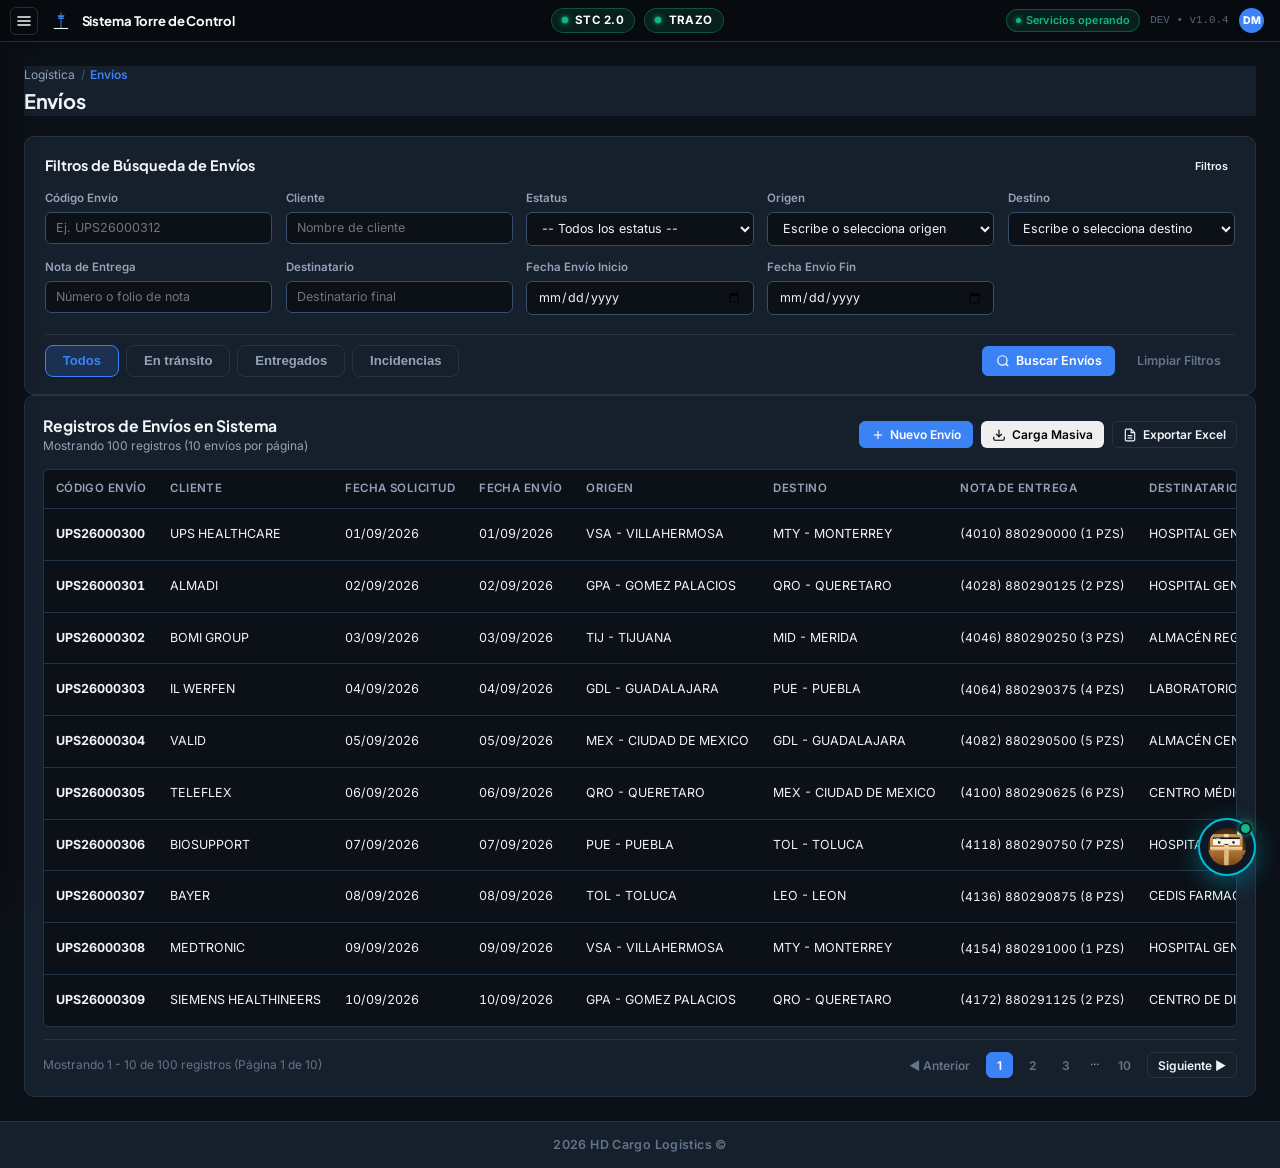
<file: envios.html>
<!DOCTYPE html>
<html lang="es">
<head>
    <meta charset="UTF-8">
    <meta name="viewport" content="width=device-width, initial-scale=1.0">
    <title>HD Cargo Logistics - Gestión de Envíos | HD Cargo</title>
    <!-- Google Fonts: Inter & Plus Jakarta Sans -->
    <link rel="preconnect" href="https://fonts.googleapis.com">
    <link rel="preconnect" href="https://fonts.gstatic.com" crossorigin>
    <link href="https://fonts.googleapis.com/css2?family=Inter:wght@300;400;500;600;700&family=Plus+Jakarta+Sans:wght@600;700;800&display=swap" rel="stylesheet">
    <link rel="stylesheet" href="styles.css">
</head>
<body class="app-layout" data-theme="grafito-cobalto" data-color-mode="dark" data-nav-position="drawer-menu">

    <!-- Botón Flotante de Menú Hamburguesa para modo Drawer (Únicamente 3 rayitas) -->
    <button id="stc-drawer-toggle-btn" class="stc-drawer-toggle-btn" title="Abrir Menú de Navegación">
        <svg viewBox="0 0 24 24" fill="none" stroke="currentColor" stroke-width="2.5" stroke-linecap="round" stroke-linejoin="round">
            <line x1="3" y1="6" x2="21" y2="6"></line>
            <line x1="3" y1="12" x2="21" y2="12"></line>
            <line x1="3" y1="18" x2="21" y2="18"></line>
        </svg>
    </button>

    <!-- Backdrop Overlay para Fondo del Drawer -->
    <div id="stc-drawer-backdrop" class="stc-drawer-backdrop"></div>

    <!-- Sidebar Lateral Ergonómica -->
    <aside class="sidebar" id="sidebar">
        <div class="sidebar-header">
            <a href='home.html' class="brand" style="text-decoration: none;">
                <svg viewBox="0 0 100 100" fill="none" xmlns="http://www.w3.org/2000/svg" class="stc-brand-logo" id="stc-logo-emblem" onclick="event.preventDefault(); toggleColorMode();" title="Haz clic en el emblema STC para alternar Modo Claro ☀️ / Modo Oscuro 🌙" style="cursor: pointer;">
                    <rect x="48" y="15" width="4" height="64" fill="var(--primary-blue, #006778)" />
                    <polygon points="35,26 65,26 61,33 39,33" fill="var(--primary-blue, #006778)" />
                    <polygon points="36,35 64,35 60,42 40,42" fill="var(--primary-blue, #006778)" />
                    <rect x="20" y="79" width="60" height="4.5" fill="var(--text-primary, #FFFFFF)" />
                </svg>
                <div class="brand-text">
                    <span class="stc-title">STC</span>
                    <span class="stc-tag">Gestión Interna Logística</span>
                </div>
            </a>
            <button class="toggle-sidebar-btn" id="toggle-sidebar" title="Plegar / Expandir menú">
                <svg viewBox="0 0 24 24" fill="none" stroke="currentColor" stroke-width="2"><path d="M15 18l-6-6 6-6"/></svg>
            </button>
        </div>

        <nav class="sidebar-nav">
            <!-- Home -->
            <div class="nav-group">
                <a href='home.html' class="nav-group-title" style="text-decoration: none;">
                    <div class="nav-title-content">
                        <svg class="nav-icon" viewBox="0 0 24 24" fill="none" stroke="currentColor" stroke-width="2"><path d="M3 9l9-7 9 7v11a2 2 0 0 1-2 2H5a2 2 0 0 1-2-2z"/><polyline points="9 22 9 12 15 12 15 22"/></svg>
                        <span>Home</span>
                    </div>
                </a>
            </div>

            <!-- 1. Logística -->
            <div class="nav-group open">
                <button class="nav-group-title active expanded">
                    <div class="nav-title-content">
                        <svg class="nav-icon" viewBox="0 0 24 24" fill="none" stroke="currentColor" stroke-width="2"><path d="M1 3h15v13H1z"/><path d="M16 8h4l3 3v5h-7V8z"/><circle cx="5.5" cy="18.5" r="2.5"/><circle cx="18.5" cy="18.5" r="2.5"/></svg>
                        <span>Logística</span>
                    </div>
                    <svg class="chevron-icon" viewBox="0 0 24 24" fill="none" stroke="currentColor" stroke-width="2"><polyline points="6 9 12 15 18 9"/></svg>
                </button>
                <div class="nav-subitems">
                    <a href="envios.html" class="sub-item active">Envíos</a>
                    <a href="#" class="sub-item">Rutas</a>
                    <a href="entregas.html" class="sub-item">Entregas</a>
                    <a href="#" class="sub-item">Rechazos</a>
                    <a href="#" class="sub-item">Manifiesto</a>
                    <a href="#" class="sub-item">Seguimiento</a>
                    <a href="#" class="sub-item">Porteadores</a>
                </div>
            </div>

            <!-- 2. Redes -->
            <div class="nav-group">
                <button class="nav-group-title">
                    <div class="nav-title-content">
                        <svg class="nav-icon" viewBox="0 0 24 24" fill="none" stroke="currentColor" stroke-width="2"><rect x="2" y="2" width="6" height="6" rx="1"/><rect x="16" y="2" width="6" height="6" rx="1"/><rect x="9" y="16" width="6" height="6" rx="1"/><path d="M5 8v3a2 2 0 0 0 2 2h10a2 2 0 0 0 2-2V8"/><path d="M12 13v3"/></svg>
                        <span>Redes</span>
                    </div>
                    <svg class="chevron-icon" viewBox="0 0 24 24" fill="none" stroke="currentColor" stroke-width="2"><polyline points="6 9 12 15 18 9"/></svg>
                </button>
                <div class="nav-subitems">
                    <a href="#" class="sub-item">Carriers</a>
                    <a href="#" class="sub-item">Clientes</a>
                    <a href="#" class="sub-item">Proveedores</a>
                    <a href="#" class="sub-item">Empresas</a>
                </div>
            </div>

            <!-- 3. Tráfico -->
            <div class="nav-group">
                <button class="nav-group-title">
                    <div class="nav-title-content">
                        <svg class="nav-icon" viewBox="0 0 24 24" fill="none" stroke="currentColor" stroke-width="2"><path d="M17.8 19.2L16 11l3.5-3.5C21 6 21.5 4 21 3c-1-.5-3 0-4.5 1.5L13 8 4.8 6.2c-.5-.1-.9.1-1.1.5l-.3.5c-.2.5-.1 1 .3 1.3L9 12l-2 3H4l-1 1 3 2 2 3 1-1v-3l3-2 3.7 5.3c.3.4.8.5 1.3.3l.5-.3c.4-.2.6-.6.5-1.1z"/></svg>
                        <span>Tráfico</span>
                    </div>
                    <svg class="chevron-icon" viewBox="0 0 24 24" fill="none" stroke="currentColor" stroke-width="2"><polyline points="6 9 12 15 18 9"/></svg>
                </button>
                <div class="nav-subitems">
                    <a href="#" class="sub-item">Cubicaje</a>
                    <a href="#" class="sub-item">Coberturas carriers</a>
                    <a href="#" class="sub-item">Cotizador carriers</a>
                </div>
            </div>

            <!-- 4. Tarifas -->
            <div class="nav-group">
                <button class="nav-group-title">
                    <div class="nav-title-content">
                        <svg class="nav-icon" viewBox="0 0 24 24" fill="none" stroke="currentColor" stroke-width="2"><line x1="12" y1="1" x2="12" y2="23"/><path d="M17 5H9.5a3.5 3.5 0 0 0 0 7h5a3.5 3.5 0 0 1 0 7H6"/></svg>
                        <span>Tarifas</span>
                    </div>
                    <svg class="chevron-icon" viewBox="0 0 24 24" fill="none" stroke="currentColor" stroke-width="2"><polyline points="6 9 12 15 18 9"/></svg>
                </button>
                <div class="nav-subitems">
                    <a href="#" class="sub-item">Costos</a>
                    <a href="#" class="sub-item">Carriers</a>
                    <a href="#" class="sub-item">Clientes</a>
                    <a href="#" class="sub-item">Proveedores</a>
                </div>
            </div>

            <!-- 5. Tesorería -->
            <div class="nav-group">
                <button class="nav-group-title">
                    <div class="nav-title-content">
                        <svg class="nav-icon" viewBox="0 0 24 24" fill="none" stroke="currentColor" stroke-width="2"><rect x="1" y="4" width="22" height="16" rx="2" ry="2"/><line x1="1" y1="10" x2="23" y2="10"/></svg>
                        <span>Tesorería</span>
                    </div>
                    <svg class="chevron-icon" viewBox="0 0 24 24" fill="none" stroke="currentColor" stroke-width="2"><polyline points="6 9 12 15 18 9"/></svg>
                </button>
                <div class="nav-subitems">
                    <a href="#" class="sub-item">Proformas</a>
                    <a href="#" class="sub-item">Proformas cobros</a>
                    <a href="#" class="sub-item">Proformas pagos</a>
                    <a href="#" class="sub-item">Cobros</a>
                    <a href="#" class="sub-item">Pagos</a>
                </div>
            </div>

            <!-- 6. Calidad -->
            <div class="nav-group">
                <button class="nav-group-title">
                    <div class="nav-title-content">
                        <svg class="nav-icon" viewBox="0 0 24 24" fill="none" stroke="currentColor" stroke-width="2"><path d="M9 11l3 3L22 4"/><path d="M21 12v7a2 2 0 0 1-2 2H5a2 2 0 0 1-2-2V5a2 2 0 0 1 2-2h11"/></svg>
                        <span>Calidad</span>
                    </div>
                    <svg class="chevron-icon" viewBox="0 0 24 24" fill="none" stroke="currentColor" stroke-width="2"><polyline points="6 9 12 15 18 9"/></svg>
                </button>
                <div class="nav-subitems">
                    <a href="#" class="sub-item">SGC</a>
                    <a href="#" class="sub-item">Checklists</a>
                    <a href="#" class="sub-item">Checklist funcional</a>
                    <a href="#" class="sub-item">Bitácora horas de servicio</a>
                    <a href="#" class="sub-item">Checklists instrumentos</a>
                    <a href="#" class="sub-item">Checklist limpieza</a>
                    <a href="#" class="sub-item">Mantenimientos</a>
                    <a href="#" class="sub-item">Checklist insumos</a>
                    <a href="#" class="sub-item">Calibraciones</a>
                    <a href="#" class="sub-item">Operadores</a>
                    <a href="#" class="sub-item">Vale de insumos</a>
                    <a href="#" class="sub-item">Unidades</a>
                    <a href="#" class="sub-item">Instrumentos</a>
                    <a href="#" class="sub-item">Insumos</a>
                </div>
            </div>

            <!-- 7. Evaluación -->
            <div class="nav-group">
                <button class="nav-group-title">
                    <div class="nav-title-content">
                        <svg class="nav-icon" viewBox="0 0 24 24" fill="none" stroke="currentColor" stroke-width="2"><line x1="18" y1="20" x2="18" y2="10"/><line x1="12" y1="20" x2="12" y2="4"/><line x1="6" y1="20" x2="6" y2="14"/></svg>
                        <span>Evaluación</span>
                    </div>
                    <svg class="chevron-icon" viewBox="0 0 24 24" fill="none" stroke="currentColor" stroke-width="2"><polyline points="6 9 12 15 18 9"/></svg>
                </button>
                <div class="nav-subitems">
                    <a href="#" class="sub-item">KPIs</a>
                    <a href="#" class="sub-item">Reportes</a>
                    <a href="#" class="sub-item">Crea evaluación</a>
                    <a href="#" class="sub-item">Crea dashboard</a>
                </div>
            </div>

            <!-- 8. Notificaciones -->
            <div class="nav-group">
                <button class="nav-group-title">
                    <div class="nav-title-content">
                        <svg class="nav-icon" viewBox="0 0 24 24" fill="none" stroke="currentColor" stroke-width="2"><path d="M18 8A6 6 0 0 0 6 8c0 7-3 9-3 9h18s-3-2-3-9"/><path d="M13.73 21a2 2 0 0 1-3.46 0"/></svg>
                        <span>Notificaciones</span>
                    </div>
                    <svg class="chevron-icon" viewBox="0 0 24 24" fill="none" stroke="currentColor" stroke-width="2"><polyline points="6 9 12 15 18 9"/></svg>
                </button>
                <div class="nav-subitems">
                    <a href="#" class="sub-item">Crear notificación</a>
                    <a href="#" class="sub-item">Notificaciones</a>
                </div>
            </div>

            <!-- 9. Configuración -->
            <div class="nav-group">
                <button class="nav-group-title">
                    <div class="nav-title-content">
                        <svg class="nav-icon" viewBox="0 0 24 24" fill="none" stroke="currentColor" stroke-width="2"><circle cx="12" cy="12" r="3"/><path d="M19.4 15a1.65 1.65 0 0 0 .33 1.82l.06.06a2 2 0 0 1 0 2.83 2 2 0 0 1-2.83 0l-.06-.06a1.65 1.65 0 0 0-1.82-.33 1.65 1.65 0 0 0-1 1.51V21a2 2 0 0 1-2 2 2 2 0 0 1-2-2v-.09A1.65 1.65 0 0 0 9 19.4a1.65 1.65 0 0 0-1.82.33l-.06.06a2 2 0 0 1-2.83 0 2 2 0 0 1 0-2.83l.06-.06a1.65 1.65 0 0 0 .33-1.82 1.65 1.65 0 0 0-1.51-1H3a2 2 0 0 1-2-2 2 2 0 0 1 2-2h.09A1.65 1.65 0 0 0 4.6 9a1.65 1.65 0 0 0-.33-1.82l-.06-.06a2 2 0 0 1 0-2.83 2 2 0 0 1 2.83 0l.06.06a1.65 1.65 0 0 0 1.82.33H9a1.65 1.65 0 0 0 1-1.51V3a2 2 0 0 1 2-2 2 2 0 0 1 2 2v.09a1.65 1.65 0 0 0 1 1.51 1.65 1.65 0 0 0 1.82-.33l.06-.06a2 2 0 0 1 2.83 0 2 2 0 0 1 0 2.83l-.06.06a1.65 1.65 0 0 0-.33 1.82V9a1.65 1.65 0 0 0 1.51 1H21a2 2 0 0 1 2 2 2 2 0 0 1-2 2h-.09a1.65 1.65 0 0 0-1.51 1z"/></svg>
                        <span>Configuración</span>
                    </div>
                    <svg class="chevron-icon" viewBox="0 0 24 24" fill="none" stroke="currentColor" stroke-width="2"><polyline points="6 9 12 15 18 9"/></svg>
                </button>
                <div class="nav-subitems">
                    <a href="#" class="sub-item" onclick="openThemeModal()"><svg viewBox="0 0 24 24" width="14" height="14" fill="none" stroke="currentColor" stroke-width="2" style="margin-right: 6px; vertical-align: middle;"><circle cx="13.5" cy="6.5" r=".5" fill="currentColor"/><circle cx="17.5" cy="10.5" r=".5" fill="currentColor"/><circle cx="8.5" cy="7.5" r=".5" fill="currentColor"/><circle cx="6.5" cy="12.5" r=".5" fill="currentColor"/><path d="M12 2C6.5 2 2 6.5 2 12s4.5 10 10 10c.926 0 1.648-.746 1.648-1.688 0-.437-.18-.835-.437-1.125-.29-.289-.438-.652-.438-1.125a1.64 1.64 0 0 1 1.668-1.668h1.996c3.051 0 5.563-2.512 5.563-5.563C22 6.5 17.5 2 12 2z"/></svg>Temas y Paletas de Color</a>
                    <a href="#" class="sub-item">Carga documentos</a>
                    <a href="#" class="sub-item">Catálogos</a>
                    <a href="#" class="sub-item">Formatos</a>
                    <a href="#" class="sub-item">Paquetes</a>
                    <a href="#" class="sub-item">Contenedores</a>
                    <a href="#" class="sub-item">Codificaciones</a>
                    <a href="#" class="sub-item">Coberturas</a>
                    <a href="#" class="sub-item">Usuarios</a>
                </div>
            </div>
        </nav>

        <div class="sidebar-footer">
            <div class="sidebar-user-block">
                <!-- Botón Rápido Modo Claro / Oscuro -->
                <button id="btn-mode-toggle-quick" onclick="toggleColorMode()" class="icon-button mode-toggle-btn" title="Cambiar Modo Claro (Día) / Modo Oscuro (Noche)" style="cursor: pointer; background: transparent; border: 1px solid rgba(255,255,255,0.2); color: #FFFFFF; border-radius: 8px; width: 34px; height: 34px; display: flex; align-items: center; justify-content: center; font-size: 0.95rem; flex-shrink: 0;">
                    <svg viewBox="0 0 24 24" width="16" height="16" fill="none" stroke="currentColor" stroke-width="2" stroke-linecap="round" stroke-linejoin="round"><path d="M21 12.79A9 9 0 1 1 11.21 3 7 7 0 0 0 21 12.79z"></path></svg>
                </button>

                <div class="user-chip" id="btn-user-avatar" onclick="openThemeModal()" title="Configurar Tema Visual & Paletas de Color" style="cursor: pointer;">
                    <div class="avatar">DM</div>
                    <div class="user-details">
                        <span class="name">David Martínez Figueroa</span>
                        <span class="role">Líder de TI • HD Cargo</span>
                    </div>
                </div>
                <div class="icon-button notification-btn" title="Notificaciones">
                    <svg viewBox="0 0 24 24" fill="none" stroke="currentColor" stroke-width="2"><path d="M18 8A6 6 0 0 0 6 8c0 7-3 9-3 9h18s-3-2-3-9"/><path d="M13.73 21a2 2 0 0 1-3.46 0"/></svg>
                    <span class="badge">3</span>
                </div>
            </div>
            <div class="status-indicator">
                <span class="status-dot green"></span>
                <span class="status-text">Azure SQL Conectado</span>
            </div>
        </div>
    </aside>

    <!-- Área Principal de Gestión -->
    <div class="main-wrapper">
        <!-- Header General Unificado STC 2.0 -->
        <header class="stc-global-topbar">
            <!-- Izquierda: Menú Hamburguesa & Logo Adaptable Oficial -->
            <div class="stc-topbar-left">
                <button class="stc-topbar-drawer-btn" id="stc-topbar-drawer-btn" title="Abrir Menú de Navegación">
                    <svg viewBox="0 0 24 24" fill="none" stroke="currentColor" stroke-width="2.5" stroke-linecap="round" stroke-linejoin="round">
                        <line x1="3" y1="6" x2="21" y2="6"></line>
                        <line x1="3" y1="12" x2="21" y2="12"></line>
                        <line x1="3" y1="18" x2="21" y2="18"></line>
                    </svg>
                </button>
                <a href="home.html" class="stc-topbar-brand" title="Sistema Torre de Control - Inicio">
                    <svg class="stc-topbar-logo-svg" viewBox="0 0 100 100" fill="none" xmlns="http://www.w3.org/2000/svg">
                        <rect x="48" y="15" width="4" height="64" fill="var(--primary-blue, #00BDD6)" />
                        <polygon points="35,26 65,26 61,33 39,33" fill="var(--primary-blue, #00BDD6)" />
                        <polygon points="36,35 64,35 60,42 40,42" fill="var(--primary-blue, #00BDD6)" />
                        <rect x="20" y="79" width="60" height="4.5" fill="var(--text-primary, #FFFFFF)" />
                    </svg>
                    <span class="stc-topbar-brand-title">Sistema Torre de Control</span>
                </a>
            </div>

            <!-- Centro: STC 2.0 & TRAZO -->
            <div class="stc-topbar-center">
                <div class="stc-topbar-pill-stc">
                    <span class="stc-topbar-pill-dot"></span>
                    <span>STC 2.0</span>
                </div>
                <a href="https://heidi.hdcargo.mx" target="_blank" rel="noopener noreferrer" class="stc-topbar-btn-trazo" title="Ir a Plataforma Trazo (heidi.hdcargo.mx)">
                    <span class="stc-topbar-pill-dot"></span>
                    <span>TRAZO</span>
                </a>
            </div>

            <!-- Derecha: Estado de Servicios, Versión y Avatar -->
            <div class="stc-topbar-right">
                <div class="stc-topbar-status-badge">
                    <span class="stc-topbar-status-dot"></span>
                    <span>Servicios operando</span>
                </div>
                <span class="stc-topbar-version-tag">DEV • v1.0.4</span>
                <div class="stc-topbar-user-avatar" onclick="openThemeModal()" title="Configuración de Perfil (David Martínez) y Temas Visuales">DM</div>
            </div>
        </header>

        <!-- Contenido Módulo Envíos -->
        <main class="content-area">
            <!-- Header de Pantalla Envíos -->
            <section class="page-header">
                <div>
                    <div class="breadcrumb-container">
                        <span class="breadcrumb-item">Logística</span>
                        <span class="breadcrumb-sep">/</span>
                        <span class="breadcrumb-item active" id="mode-breadcrumb" onclick="switchEnvioMode('seleccion')" style="cursor: pointer;" title="Volver al Listado de Envíos">Envíos</span>
                    </div>
                    <h1 id="mode-title">Envíos</h1>
                </div>

                <!-- Conmutador de Modos (Oculto según especificación) -->
                <div class="view-mode-bar" style="display: none;">
                    <div class="tab-group">
                        <button class="tab-item active" id="tab-mode-seleccion" onclick="switchEnvioMode('seleccion')">
                            <svg viewBox="0 0 24 24" fill="none" stroke="currentColor" stroke-width="2"><rect x="3" y="3" width="7" height="7"/><rect x="14" y="3" width="7" height="7"/><rect x="14" y="14" width="7" height="7"/><rect x="3" y="14" width="7" height="7"/></svg>
                            <span>Listado</span>
                        </button>
                        <button class="tab-item" id="tab-mode-nuevo" onclick="switchEnvioMode('nuevo')">
                            <svg viewBox="0 0 24 24" fill="none" stroke="currentColor" stroke-width="2"><line x1="12" y1="5" x2="12" y2="19"/><line x1="5" y1="12" x2="19" y2="12"/></svg>
                            <span>Nuevo Envío</span>
                        </button>
                        <button class="tab-item" id="tab-mode-edicion" onclick="switchEnvioMode('edicion')">
                            <svg viewBox="0 0 24 24" fill="none" stroke="currentColor" stroke-width="2"><path d="M11 4H4a2 2 0 0 0-2 2v14a2 2 0 0 0 2 2h14a2 2 0 0 0 2-2v-7"/><path d="M18.5 2.5a2.121 2.121 0 0 1 3 3L12 15l-4 1 1-4 9.5-9.5z"/></svg>
                            <span>Edición</span>
                        </button>
                    </div>
                </div>
            </section>

            <!-- ==========================================================================
                 PANTALLA 1: SELECCIÓN (POR DEFECTO - DATA GRID & BÚSQUEDA)
                 ========================================================================== -->
            <div id="screen-seleccion" class="envio-screen-view">
                <!-- Panel de Filtros -->
                <section class="filter-card">
                    <div class="filter-card-header">
                        <h3>Filtros de Búsqueda de Envíos</h3>
                        <span class="kpi-badge">Filtros</span>
                    </div>

                    <form id="envios-filter-form" class="filter-grid">
                        <div class="field-group">
                            <label for="f-codigo">Código Envío</label>
                            <input type="text" id="f-codigo" class="form-control" placeholder="Ej. UPS26000312">
                        </div>
                        <div class="field-group">
                            <label for="f-cliente">Cliente</label>
                            <input type="text" id="f-cliente" class="form-control" placeholder="Nombre de cliente">
                        </div>
                        <div class="field-group">
                            <label for="f-estatus">Estatus</label>
                            <select id="f-estatus" class="form-control">
                                <option value="">-- Todos los estatus --</option>
                                <option value="SOLICITADO">SOLICITADO</option>
                                <option value="RECOLECTANDO">RECOLECTANDO</option>
                                <option value="EN RUTA">EN RUTA</option>
                                <option value="ENTREGANDO">ENTREGANDO</option>
                                <option value="ENTREGADO">ENTREGADO</option>
                                <option value="CANCELADO">CANCELADO</option>
                            </select>
                        </div>
                        <div class="field-group">
                            <label for="f-origen">Origen</label>
                            <select id="f-origen" class="form-control">
                                <option value="">Escribe o selecciona origen</option>
                                <option value="VSA - VILLAHERMOSA">VSA - VILLAHERMOSA</option>
                                <option value="GPA - GOMEZ PALACIOS">GPA - GOMEZ PALACIOS</option>
                                <option value="TIJ - TIJUANA">TIJ - TIJUANA</option>
                                <option value="GDL - GUADALAJARA">GDL - GUADALAJARA</option>
                                <option value="MEX - CIUDAD DE MEXICO">MEX - CIUDAD DE MEXICO</option>
                                <option value="QRO - QUERETARO">QRO - QUERETARO</option>
                                <option value="PUE - PUEBLA">PUE - PUEBLA</option>
                                <option value="TOL - TOLUCA">TOL - TOLUCA</option>
                            </select>
                        </div>
                        <div class="field-group">
                            <label for="f-destino">Destino</label>
                            <select id="f-destino" class="form-control">
                                <option value="">Escribe o selecciona destino</option>
                                <option value="MEX - CIUDAD DE MEXICO">MEX - CIUDAD DE MEXICO</option>
                                <option value="MTY - MONTERREY">MTY - MONTERREY</option>
                                <option value="PUE - PUEBLA">PUE - PUEBLA</option>
                                <option value="TOL - TOLUCA">TOL - TOLUCA</option>
                                <option value="QRO - QUERETARO">QRO - QUERETARO</option>
                                <option value="GDL - GUADALAJARA">GDL - GUADALAJARA</option>
                                <option value="LEO - LEON">LEO - LEON</option>
                                <option value="MID - MERIDA">MID - MERIDA</option>
                            </select>
                        </div>
                        <div class="field-group">
                            <label for="f-nota">Nota de Entrega</label>
                            <input type="text" id="f-nota" class="form-control" placeholder="Número o folio de nota">
                        </div>
                        <div class="field-group">
                            <label for="f-destinatario">Destinatario</label>
                            <input type="text" id="f-destinatario" class="form-control" placeholder="Destinatario final">
                        </div>
                        <div class="field-group">
                            <label for="f-fechainicio">Fecha Envío Inicio</label>
                            <input type="date" id="f-fechainicio" class="form-control">
                        </div>
                        <div class="field-group">
                            <label for="f-fechafin">Fecha Envío Fin</label>
                            <input type="date" id="f-fechafin" class="form-control">
                        </div>

                        <div class="filter-actions-row" style="display: flex; justify-content: space-between; align-items: center; flex-wrap: wrap; gap: 1rem;">
                            <!-- Filtros Rápidos por Estado a la izquierda -->
                            <div class="status-pill-filter-group" id="status-filter-pills">
                                <button type="button" class="status-filter-pill active" id="pill-filter-todos" onclick="setQuickStatusFilter('todos')">
                                    Todos
                                </button>
                                <button type="button" class="status-filter-pill" id="pill-filter-transito" onclick="setQuickStatusFilter('transito')">
                                    En tránsito
                                </button>
                                <button type="button" class="status-filter-pill" id="pill-filter-entregados" onclick="setQuickStatusFilter('entregados')">
                                    Entregados
                                </button>
                                <button type="button" class="status-filter-pill" id="pill-filter-incidencias" onclick="setQuickStatusFilter('incidencias')">
                                    Incidencias
                                </button>
                            </div>

                            <div style="display: flex; gap: 0.5rem; align-items: center;">
                                <button type="submit" class="btn btn-primary">
                                    <svg viewBox="0 0 24 24" fill="none" stroke="currentColor" stroke-width="2"><circle cx="11" cy="11" r="8"/><line x1="21" y1="21" x2="16.65" y2="16.65"/></svg>
                                    <span>Buscar Envíos</span>
                                </button>
                                <button type="reset" class="btn btn-ghost" onclick="resetAllEnvioFilters()">Limpiar Filtros</button>
                            </div>
                        </div>
                    </form>
                </section>

                <!-- Data Grid (100 Registros en 10 Páginas) -->
                <section class="table-section">
                    <div class="table-card">
                        <div class="table-header">
                            <div>
                                <h2>Registros de Envíos en Sistema</h2>
                                <p id="grid-status-info">Mostrando 100 registros (10 envíos por página)</p>
                            </div>
                            <div class="actions" style="display: flex; gap: 0.5rem; flex-wrap: wrap; align-items: center;">
                                <button class="btn btn-primary btn-sm" onclick="switchEnvioMode('nuevo')">
                                    <svg viewBox="0 0 24 24" fill="none" stroke="currentColor" stroke-width="2" style="width:14px;height:14px;"><line x1="12" y1="5" x2="12" y2="19"/><line x1="5" y1="12" x2="19" y2="12"/></svg>
                                    <span>Nuevo Envío</span>
                                </button>
                                <button class="btn btn-secondary btn-sm" onclick="triggerCargaMasiva()">
                                    <svg viewBox="0 0 24 24" fill="none" stroke="currentColor" stroke-width="2" style="width:14px;height:14px;"><path d="M21 15v4a2 2 0 0 1-2 2H5a2 2 0 0 1-2-2v-4"/><polyline points="7 10 12 15 17 10"/><line x1="12" y1="15" x2="12" y2="3"/></svg>
                                    <span>Carga Masiva</span>
                                </button>
                                <button class="btn btn-outline btn-sm" id="btn-export-excel" onclick="exportarExcelEnvios()">
                                    <svg viewBox="0 0 24 24" fill="none" stroke="currentColor" stroke-width="2" style="width:14px;height:14px;"><path d="M14 2H6a2 2 0 0 0-2 2v16a2 2 0 0 0 2 2h12a2 2 0 0 0 2-2V8z"/><polyline points="14 2 14 8 20 8"/><line x1="8" y1="13" x2="16" y2="13"/><line x1="8" y1="17" x2="16" y2="17"/></svg>
                                    <span>Exportar Excel</span>
                                </button>
                            </div>
                        </div>

                        <div class="table-container">
                            <table class="data-table erp-grid">
                                <thead>
                                    <tr>
                                        <th>Código Envío</th>
                                        <th>Cliente</th>
                                        <th>Fecha Solicitud</th>
                                        <th>Fecha Envío</th>
                                        <th>Origen</th>
                                        <th>Destino</th>
                                        <th>Nota de Entrega</th>
                                        <th>Destinatario</th>
                                        <th>Pzs</th>
                                        <th>Kgs/Vol</th>
                                        <th>Estatus</th>
                                        <th>Fecha Modificación</th>
                                        <th>Usuario Mod.</th>
                                        <th class="text-center">Acciones</th>
                                    </tr>
                                </thead>
                                <tbody id="grid-body">
                                    <!-- Filas dinámicas -->
                                </tbody>
                            </table>
                        </div>

                        <div class="table-pagination">
                            <span class="pagination-info" id="pagination-info">Mostrando 1 - 10 de 100 registros (Página 1 de 10)</span>
                            <div class="pagination-controls" id="pagination-controls">
                                <!-- Botones de paginación del 1 al 10 -->
                            </div>
                        </div>
                    </div>
                </section>
            </div>

            <!-- ==========================================================================
                 PANTALLA 2: NUEVO ENVÍO (Mapeo Exacto: Fechas, Ruta, Detalle)
                 ========================================================================== -->
            <div id="screen-nuevo" class="envio-screen-view" style="display: none;">
                <section class="filter-card">
                    <div class="filter-card-header">
                        <h3>Registro de Nuevo Envío</h3>
                        <span class="kpi-badge emerald">Alta en Plataforma</span>
                    </div>

                    <form id="form-nuevo-envio" class="form-layout-sections">
                        <!-- Cabecera Principal: Cliente y Envío -->
                        <div class="form-section-group">
                            <h4 class="form-section-title">Datos Principales</h4>
                            <div class="filter-grid">
                                <div class="field-group">
                                    <label for="n-cliente">Cliente *</label>
                                    <input type="text" id="n-cliente" class="form-control" placeholder="Escribe o selecciona cliente" required>
                                </div>
                                <div class="field-group">
                                    <label for="n-envio">Envío (Código / Folio) *</label>
                                    <input type="text" id="n-envio" class="form-control" placeholder="Ej. UPS26000400" required>
                                </div>
                            </div>
                        </div>

                        <!-- Sección 1: Fechas -->
                        <div class="form-section-group">
                            <h4 class="form-section-title">Fechas</h4>
                            <div class="filter-grid">
                                <div class="field-group">
                                    <label for="n-fechaenvio">Fecha Envío *</label>
                                    <input type="date" id="n-fechaenvio" class="form-control" required>
                                </div>
                                <div class="field-group">
                                    <label for="n-fechaestimada">Fecha Entrega Estimada *</label>
                                    <input type="date" id="n-fechaestimada" class="form-control" required>
                                </div>
                            </div>
                        </div>

                        <!-- Sección 2: Ruta -->
                        <div class="form-section-group">
                            <h4 class="form-section-title">Ruta</h4>
                            <div class="filter-grid">
                                <div class="field-group">
                                    <label for="n-origen">Origen *</label>
                                    <select id="n-origen" class="form-control" required>
                                        <option value="">Escribe o selecciona origen</option>
                                        <option value="VSA - VILLAHERMOSA">VSA - VILLAHERMOSA</option>
                                        <option value="GPA - GOMEZ PALACIOS">GPA - GOMEZ PALACIOS</option>
                                        <option value="TIJ - TIJUANA">TIJ - TIJUANA</option>
                                        <option value="GDL - GUADALAJARA">GDL - GUADALAJARA</option>
                                    </select>
                                </div>
                                <div class="field-group">
                                    <label for="n-destino">Destino *</label>
                                    <select id="n-destino" class="form-control" required>
                                        <option value="">Escribe o selecciona destino</option>
                                        <option value="MEX - CIUDAD DE MEXICO">MEX - CIUDAD DE MEXICO</option>
                                        <option value="MTY - MONTERREY">MTY - MONTERREY</option>
                                        <option value="PUE - PUEBLA">PUE - PUEBLA</option>
                                        <option value="TOL - TOLUCA">TOL - TOLUCA</option>
                                    </select>
                                </div>
                            </div>
                        </div>

                        <!-- Sección 3: Detalle -->
                        <div class="form-section-group">
                            <h4 class="form-section-title">Detalle de la Carga</h4>
                            <div class="filter-grid">
                                <div class="field-group">
                                    <label for="n-servicio">Servicio</label>
                                    <input type="text" id="n-servicio" class="form-control" placeholder="Tipo de servicio">
                                </div>
                                <div class="field-group">
                                    <label for="n-tipoentrega">Tipo Entrega</label>
                                    <input type="text" id="n-tipoentrega" class="form-control" placeholder="Tipo de entrega">
                                </div>
                                <div class="field-group">
                                    <label for="n-guiaexterna">Guía Externa</label>
                                    <input type="text" id="n-guiaexterna" class="form-control" placeholder="Número de guía externa">
                                </div>
                                <div class="field-group">
                                    <label for="n-proyecto">Proyecto</label>
                                    <input type="text" id="n-proyecto" class="form-control" placeholder="Nombre del proyecto">
                                </div>
                                <div class="field-group">
                                    <label for="n-notaentrega">Nota de Entrega</label>
                                    <input type="text" id="n-notaentrega" class="form-control" placeholder="Folio o remisión">
                                </div>
                                <div class="field-group">
                                    <label for="n-contenido">Contenido</label>
                                    <input type="text" id="n-contenido" class="form-control" placeholder="Descripción del contenido">
                                </div>
                                <div class="field-group" style="grid-column: 1 / -1;">
                                    <label for="n-observaciones">Observaciones</label>
                                    <textarea id="n-observaciones" class="form-control" rows="3" placeholder="Observaciones adicionales de la operación..."></textarea>
                                </div>
                            </div>
                        </div>

                        <div class="filter-actions-row">
                            <button type="button" class="btn btn-ghost" onclick="switchEnvioMode('seleccion')">Cancelar</button>
                            <button type="submit" class="btn btn-primary">
                                <svg viewBox="0 0 24 24" fill="none" stroke="currentColor" stroke-width="2"><path d="M19 21H5a2 2 0 0 1-2-2V5a2 2 0 0 1 2-2h11l5 5v11a2 2 0 0 1-2 2z"/><polyline points="17 21 17 13 7 13 7 21"/><polyline points="7 3 7 8 15 8"/></svg>
                                <span>Guardar Nuevo Envío</span>
                            </button>
                        </div>
                    </form>
                </section>
            </div>

            <!-- ==========================================================================
                 PANTALLA 3: EDICIÓN ENVÍO (5 PESTAÑAS SUB-NAVEGABLES + BOTONES DE ACCIÓN)
                 ========================================================================== -->
            <div id="screen-edicion" class="envio-screen-view" style="display: none;">
                <div class="edit-main-container">
                    <!-- Toolbar Superior de Acciones Rápidas del Envío -->
                    <div class="edit-actions-toolbar">
                        <div class="toolbar-title">
                            <svg viewBox="0 0 24 24" fill="none" stroke="currentColor" stroke-width="2" style="width: 16px; height: 16px; color: var(--primary-blue);"><circle cx="12" cy="12" r="3"/><path d="M19.4 15a1.65 1.65 0 0 0 .33 1.82l.06.06a2 2 0 0 1 0 2.83 2 2 0 0 1-2.83 0l-.06-.06a1.65 1.65 0 0 0-1.82-.33 1.65 1.65 0 0 0-1 1.51V21a2 2 0 0 1-2 2 2 2 0 0 1-2-2v-.09A1.65 1.65 0 0 0 9 19.4a1.65 1.65 0 0 0-1.82.33l-.06.06a2 2 0 0 1-2.83 0 2 2 0 0 1 0-2.83l.06-.06a1.65 1.65 0 0 0 .33-1.82 1.65 1.65 0 0 0-1.51-1H3a2 2 0 0 1-2-2 2 2 0 0 1 2-2h.09A1.65 1.65 0 0 0 4.6 9a1.65 1.65 0 0 0-.33-1.82l-.06-.06a2 2 0 0 1 0-2.83 2 2 0 0 1 2.83 0l.06.06a1.65 1.65 0 0 0 1.82.33H9a1.65 1.65 0 0 0 1-1.51V3a2 2 0 0 1 2-2 2 2 0 0 1 2 2v.09a1.65 1.65 0 0 0 1 1.51 1.65 1.65 0 0 0 1.82-.33l.06-.06a2 2 0 0 1 2.83 0 2 2 0 0 1 0 2.83l-.06.06a1.65 1.65 0 0 0-.33 1.82V9a1.65 1.65 0 0 0 1.51 1H21a2 2 0 0 1 2 2 2 2 0 0 1-2 2h-.09a1.65 1.65 0 0 0-1.51 1z"/></svg>
                            <span>Acciones del Envío</span>
                        </div>
                        <div class="toolbar-btn-group">
                            <button type="button" class="action-pill-btn" onclick="alert('Imprimiendo guía de envío...')">
                                <svg viewBox="0 0 24 24" fill="none" stroke="currentColor" stroke-width="2"><polyline points="6 9 6 2 18 2 18 9"/><path d="M6 18H4a2 2 0 0 1-2-2v-5a2 2 0 0 1 2-2h16a2 2 0 0 1 2 2v5a2 2 0 0 1-2 2h-2"/><rect x="6" y="14" width="12" height="8"/></svg>
                                <span>Imprimir Guía</span>
                            </button>
                            <button type="button" class="action-pill-btn" onclick="alert('Generando código QR...')">
                                <svg viewBox="0 0 24 24" fill="none" stroke="currentColor" stroke-width="2"><rect x="3" y="3" width="7" height="7"/><rect x="14" y="3" width="7" height="7"/><rect x="14" y="14" width="7" height="7"/><rect x="3" y="14" width="7" height="7"/></svg>
                                <span>Imprimir QR</span>
                            </button>
                            <button type="button" class="action-pill-btn" onclick="alert('Ver rutas asociadas...')">
                                <svg viewBox="0 0 24 24" fill="none" stroke="currentColor" stroke-width="2"><polygon points="1 6 1 22 8 18 16 22 23 18 23 2 16 6 8 2 1 6"/><line x1="8" y1="2" x2="8" y2="18"/><line x1="16" y1="6" x2="16" y2="22"/></svg>
                                <span>Ver Rutas</span>
                            </button>
                            <button type="button" class="action-pill-btn" onclick="alert('Ver historial de cambios en Azure SQL...')">
                                <svg viewBox="0 0 24 24" fill="none" stroke="currentColor" stroke-width="2"><circle cx="12" cy="12" r="10"/><polyline points="12 6 12 12 16 14"/></svg>
                                <span>Historial de Cambios</span>
                            </button>
                        </div>
                    </div>
                        <!-- Cabecera de Edición -->
                        <div class="filter-card">
                            <div class="edit-header-bar">
                                <div class="edit-head-field">
                                    <label>Código Envío</label>
                                    <input type="text" id="e-codigo" class="form-control" value="UPS26000312" readonly style="background-color: #F1F5F9; font-weight: 700;">
                                </div>
                                <div class="edit-head-field">
                                    <label>Cliente</label>
                                    <input type="text" id="e-cliente" class="form-control" value="UPS HEALTHCARE" readonly style="background-color: #F1F5F9; font-weight: 700;">
                                </div>
                                <div class="edit-head-field">
                                    <label for="e-estatus">Estatus *</label>
                                    <select id="e-estatus" class="form-control" required style="font-weight: 700; color: var(--primary-blue);">
                                        <option value="SOLICITADO">SOLICITADO</option>
                                        <option value="RECOLECTANDO">RECOLECTANDO</option>
                                        <option value="EN RUTA">EN RUTA</option>
                                        <option value="ENTREGANDO">ENTREGANDO</option>
                                        <option value="ENTREGADO">ENTREGADO</option>
                                        <option value="CANCELADO">CANCELADO</option>
                                    </select>
                                </div>
                            </div>

                            <!-- Pestañas Internas de Edición (Las 5 Pestañas de la Imagen) -->
                            <div class="mode-tabs" style="margin-top: 1rem; border-bottom: 2px solid var(--border-color);">
                                <button class="tab-btn active" id="edit-tab-envio" onclick="switchEditSubTab('envio')">Envío</button>
                                <button class="tab-btn" id="edit-tab-paquetes" onclick="switchEditSubTab('paquetes')">Paquetes</button>
                                <button class="tab-btn" id="edit-tab-archivos" onclick="switchEditSubTab('archivos')">Archivos digitales</button>
                                <button class="tab-btn" id="edit-tab-recoleccion" onclick="switchEditSubTab('recoleccion')">Recolección / Entrega</button>
                                <button class="tab-btn" id="edit-tab-cotizacion" onclick="switchEditSubTab('cotizacion')">Cotización envío</button>
                            </div>

                            <form id="form-editar-envio" style="margin-top: 1rem;">

                                <!-- Sub-Pestaña 1: Envío -->
                                <div id="edit-subtab-envio" class="edit-subtab-content">
                                    <div class="form-layout-sections">
                                        <div class="form-section-group">
                                            <h4 class="form-section-title">Fechas</h4>
                                            <div class="filter-grid">
                                                <div class="field-group">
                                                    <label for="e-fechaenvio">Fecha envío</label>
                                                    <input type="date" id="e-fechaenvio" class="form-control" value="2026-09-15">
                                                </div>
                                                <div class="field-group">
                                                    <label for="e-fechaestimada">Fecha entrega estimada</label>
                                                    <input type="date" id="e-fechaestimada" class="form-control" value="2026-09-23">
                                                </div>
                                                <div class="field-group">
                                                    <label for="e-fechareal">Fecha entrega real</label>
                                                    <input type="datetime-local" id="e-fechareal" class="form-control">
                                                </div>
                                            </div>
                                        </div>

                                        <div class="form-section-group">
                                            <h4 class="form-section-title">Ruta</h4>
                                            <div class="filter-grid">
                                                <div class="field-group">
                                                    <label for="e-origen">Origen</label>
                                                    <input type="text" id="e-origen" class="form-control" value="VSA - VILLAHERMOSA">
                                                </div>
                                                <div class="field-group">
                                                    <label for="e-destino">Destino</label>
                                                    <input type="text" id="e-destino" class="form-control" value="MEX - CIUDAD DE MEXICO">
                                                </div>
                                            </div>
                                        </div>

                                        <div class="form-section-group">
                                            <h4 class="form-section-title">Detalle</h4>
                                            <div class="filter-grid">
                                                <div class="field-group">
                                                    <label for="e-servicio">Servicio</label>
                                                    <input type="text" id="e-servicio" class="form-control" value="GENERAL">
                                                </div>
                                                <div class="field-group">
                                                    <label for="e-tipoentrega">Tipo entrega</label>
                                                    <input type="text" id="e-tipoentrega" class="form-control" value="ENTREGA A DOMICILIO">
                                                </div>
                                                <div class="field-group">
                                                    <label for="e-guiaexterna">Guía externa</label>
                                                    <textarea id="e-guiaexterna" class="form-control resizable-field" rows="1">TBD</textarea>
                                                </div>
                                                <div class="field-group">
                                                    <label for="e-proyecto">Proyecto</label>
                                                    <textarea id="e-proyecto" class="form-control resizable-field" rows="1">GRUNENTHAL</textarea>
                                                </div>
                                                <div class="field-group">
                                                    <label for="e-notaentrega">Nota de entrega</label>
                                                    <textarea id="e-notaentrega" class="form-control resizable-field" rows="1">(8497) 8550022039 (2 PZS), (8638) 8550021927</textarea>
                                                </div>
                                                <div class="field-group">
                                                    <label for="e-contenido">Contenido</label>
                                                    <textarea id="e-contenido" class="form-control resizable-field" rows="1">ACUSES</textarea>
                                                </div>
                                                <div class="field-group">
                                                    <label for="e-codificacion">Codificación</label>
                                                    <textarea id="e-codificacion" class="form-control resizable-field" rows="1" placeholder="Codificación de envío"></textarea>
                                                </div>
                                                <div class="field-group">
                                                    <label for="e-receptor">Receptor</label>
                                                    <textarea id="e-receptor" class="form-control resizable-field" rows="1" placeholder="Nombre de receptor"></textarea>
                                                </div>
                                                <div class="field-group" style="grid-column: 1 / -1;">
                                                    <label for="e-observaciones">Observaciones</label>
                                                    <textarea id="e-observaciones" class="form-control resizable-field" rows="2">GRUNENTHAL (CP)</textarea>
                                                </div>
                                            </div>
                                        </div>
                                    </div>
                                </div>

                                <!-- Sub-Pestaña 2: Paquetes -->
                                <div id="edit-subtab-paquetes" class="edit-subtab-content" style="display: none;">
                                    <div class="table-header">
                                        <h4>Listado de Paquetes / Bultos</h4>
                                        <button type="button" class="btn btn-sm btn-primary" onclick="alert('Agregar nuevo paquete')">+</button>
                                    </div>
                                    <div class="table-container">
                                        <table class="data-table">
                                            <thead>
                                                <tr>
                                                    <th>Pzs</th>
                                                    <th>Kgs</th>
                                                    <th>Vol</th>
                                                    <th>Largo (cm)</th>
                                                    <th>Ancho (cm)</th>
                                                    <th>Alto (cm)</th>
                                                    <th>Total kgs</th>
                                                    <th>Total vol</th>
                                                    <th>Kgs/Vol mayor</th>
                                                    <th>Acciones</th>
                                                </tr>
                                            </thead>
                                            <tbody>
                                                <tr>
                                                    <td>1</td>
                                                    <td>1.00</td>
                                                    <td>1.00</td>
                                                    <td>0.00</td>
                                                    <td>0.00</td>
                                                    <td>0.00</td>
                                                    <td>1.00</td>
                                                    <td>1.00</td>
                                                    <td>
                                                        <button class="btn-table-action" title="Editar paquete" style="margin-right: 4px;">
                                                            <svg viewBox="0 0 24 24" width="13" height="13" fill="none" stroke="currentColor" stroke-width="2" stroke-linecap="round" stroke-linejoin="round"><path d="M11 4H4a2 2 0 0 0-2 2v14a2 2 0 0 0 2 2h14a2 2 0 0 0 2-2v-7"/><path d="M18.5 2.5a2.121 2.121 0 0 1 3 3L12 15l-4 1 1-4 9.5-9.5z"/></svg>
                                                        </button>
                                                        <button class="btn-table-action" title="Eliminar paquete">
                                                            <svg viewBox="0 0 24 24" width="13" height="13" fill="none" stroke="currentColor" stroke-width="2" stroke-linecap="round" stroke-linejoin="round"><polyline points="3 6 5 6 21 6"></polyline><path d="M19 6v14a2 2 0 0 1-2 2H7a2 2 0 0 1-2-2V6m3 0V4a2 2 0 0 1 2-2h4a2 2 0 0 1 2 2v2"></path></svg>
                                                        </button>
                                                    </td>
                                                <tr>
                                                    <td><strong>1</strong></td>
                                                    <td><strong>1.00</strong></td>
                                                    <td><strong>1.00</strong></td>
                                                    <td><strong>0.00</strong></td>
                                                    <td><strong>0.00</strong></td>
                                                    <td><strong>0.00</strong></td>
                                                    <td><strong>1.00</strong></td>
                                                    <td><strong>1.00</strong></td>
                                                    <td><strong>1.00</strong></td>
                                                    <td>-</td>
                                                </tr>
                                            </tbody>
                                        </table>
                                    </div>
                                </div>

                                <!-- Sub-Pestaña 3: Archivos digitales -->
                                <div id="edit-subtab-archivos" class="edit-subtab-content" style="display: none;">
                                    <h4>Archivos Digitales & Evidencias</h4>
                                    <div class="filter-card" style="margin-top: 0.5rem; background: #F8FAFC;">
                                        <div class="field-group">
                                            <label>Seleccionar Archivo:</label>
                                            <input type="file" class="form-control">
                                        </div>
                                        <button type="button" class="btn btn-sm btn-primary" style="margin-top: 0.5rem; background-color: #F59E0B; border: none;">Subir Archivo</button>
                                    </div>
                                    <div class="table-container" style="margin-top: 1rem;">
                                        <table class="data-table">
                                            <thead>
                                                <tr>
                                                    <th>Archivo</th>
                                                    <th>Nombre</th>
                                                    <th>Fecha modificación</th>
                                                    <th>Usuario modificación</th>
                                                </tr>
                                            </thead>
                                            <tbody>
                                                <tr>
                                                    <td>📄 Guia_firmada.pdf</td>
                                                    <td>Acuse de Entrega UPS</td>
                                                    <td>15/09/2026 11:08 AM</td>
                                                    <td>FNROMERO</td>
                                                </tr>
                                            </tbody>
                                        </table>
                                    </div>
                                </div>

                                <!-- Sub-Pestaña 4: Recolección / Entrega -->
                                <div id="edit-subtab-recoleccion" class="edit-subtab-content" style="display: none;">
                                    <div class="filter-grid" style="grid-template-columns: 1fr 1fr;">
                                        <!-- Columna Recolección -->
                                        <div class="form-section-group">
                                            <h4 class="form-section-title">Recolección</h4>
                                            <div class="field-group"><label>Fecha inicio</label><input type="datetime-local" class="form-control" value="2026-09-15T00:00"></div>
                                            <div class="field-group"><label>Fecha fin</label><input type="datetime-local" class="form-control"></div>
                                            <div class="field-group"><label>Empresa</label><input type="text" class="form-control" value="HD CARGO LOGISTICS (VSA)"></div>
                                            <div class="field-group"><label>Nombre</label><input type="text" class="form-control" value="HD CARGO LOGISTICS (VSA)"></div>
                                            <div class="field-group"><label>Email</label><input type="email" class="form-control"></div>
                                            <div class="field-group"><label>Cel/Tel</label><input type="text" class="form-control"></div>
                                            <div class="field-group"><label>Calle / Ext.</label><input type="text" class="form-control"></div>
                                        </div>

                                        <!-- Columna Entrega -->
                                        <div class="form-section-group">
                                            <h4 class="form-section-title">Entrega</h4>
                                            <div class="field-group"><label>Fecha inicio</label><input type="datetime-local" class="form-control"></div>
                                            <div class="field-group"><label>Fecha fin</label><input type="datetime-local" class="form-control"></div>
                                            <div class="field-group"><label>Empresa</label><input type="text" class="form-control" value="UPS CUAUTITLAN IZCALLI | EL SABINO"></div>
                                            <div class="field-group"><label>Nombre</label><input type="text" class="form-control"></div>
                                            <div class="field-group"><label>Email</label><input type="email" class="form-control"></div>
                                            <div class="field-group"><label>Cel/Tel</label><input type="text" class="form-control" value="+52 800 743 3877"></div>
                                            <div class="field-group"><label>Calle / Ext.</label><input type="text" class="form-control" value="AV. JESÚS MARÍA PINO SUÁREZ MZ 3-LOTE 97"></div>
                                        </div>
                                    </div>
                                </div>

                                <!-- Sub-Pestaña 5: Cotización envío -->
                                <div id="edit-subtab-cotizacion" class="edit-subtab-content" style="display: none;">
                                    <div class="table-header">
                                        <h4>Cotización y Desglose Tarifario</h4>
                                        <button type="button" class="btn btn-sm btn-primary" onclick="alert('Agregar tarifa')">+</button>
                                    </div>
                                    <div class="table-container">
                                        <table class="data-table">
                                            <thead>
                                                <tr>
                                                    <th>Origen</th>
                                                    <th>Destino</th>
                                                    <th>Tipo transporte</th>
                                                    <th>Modalidad</th>
                                                    <th>Tipo mercancía</th>
                                                    <th>Servicio</th>
                                                    <th>Código tarifa</th>
                                                    <th>Costo</th>
                                                    <th>Costo extra</th>
                                                    <th>Total</th>
                                                </tr>
                                            </thead>
                                            <tbody>
                                                <tr>
                                                    <td>VSA</td>
                                                    <td>MEX</td>
                                                    <td>Terrestre</td>
                                                    <td>Consolidado</td>
                                                    <td>General</td>
                                                    <td>Entrega Domicilio</td>
                                                    <td>TAR-2026-01</td>
                                                    <td>$0.00</td>
                                                    <td>$0.00</td>
                                                    <td><strong>$0.00</strong></td>
                                                </tr>
                                            </tbody>
                                        </table>
                                    </div>
                                </div>

                                <!-- Botones Principales de Guardar / Cancelar -->
                                <div class="filter-actions-row">
                                    <button type="button" class="btn btn-ghost" onclick="switchEnvioMode('seleccion')">Cancelar</button>
                                    <button type="submit" class="btn btn-primary" style="background-color: #0F172A;">Guardar Cambios</button>
                                </div>
                            </form>
                        </div>
                    </div>
        </main>
        <footer class="app-main-footer">
            <div class="footer-content">
                <span>2026 HD Cargo Logistics &copy;</span>
            </div>
        </footer>
    </div>



    <!-- Overlay de Carga Animado STC - Camioneta Cargo en Movimiento hacia la Derecha (➔) -->
    <div id="stc-loader-overlay" class="stc-loader-overlay">
        <div class="stc-truck-container">
            <svg viewBox="0 0 240 100" fill="none" xmlns="http://www.w3.org/2000/svg" class="stc-truck-svg">
                <defs>
                    <!-- Haz de Luz Faro Frontal -->
                    <linearGradient id="headlight-beam-env" x1="174" y1="52" x2="238" y2="52" gradientUnits="userSpaceOnUse">
                        <stop offset="0%" stop-color="#FFEB3B" stop-opacity="0.95"/>
                        <stop offset="100%" stop-color="#FFEB3B" stop-opacity="0"/>
                    </linearGradient>

                    <!-- Degradado de Cristal del Parabrisas -->
                    <linearGradient id="van-glass-env" x1="130" y1="26" x2="158" y2="46" gradientUnits="userSpaceOnUse">
                        <stop offset="0%" stop-color="#E0F2FE"/>
                        <stop offset="100%" stop-color="#38BDF8"/>
                    </linearGradient>

                    <!-- Sombra Inferior Chassis -->
                    <radialGradient id="van-shadow-env" cx="50%" cy="50%" r="50%">
                        <stop offset="0%" stop-color="#000000" stop-opacity="0.4"/>
                        <stop offset="100%" stop-color="#000000" stop-opacity="0"/>
                    </radialGradient>
                </defs>

                <!-- Rayitas de velocidad que van para ATRÁS (Fluyendo a la izquierda ⬅) -->
                <g class="stc-speed-lines-group">
                    <line x1="38" y1="24" x2="2" y2="24" stroke="var(--primary-blue, #38BDF8)" stroke-width="3" stroke-linecap="round" class="stc-speed-line-fast" />
                    <line x1="28" y1="36" x2="0" y2="36" stroke="var(--primary-blue, #38BDF8)" stroke-width="2.5" stroke-linecap="round" class="stc-speed-line-mid" />
                    <line x1="42" y1="50" x2="8" y2="50" stroke="var(--primary-blue, #38BDF8)" stroke-width="2" stroke-linecap="round" class="stc-speed-line-fast" />
                    <line x1="32" y1="64" x2="4" y2="64" stroke="var(--primary-blue, #38BDF8)" stroke-width="2.5" stroke-linecap="round" class="stc-speed-line-slow" />
                </g>

                <!-- Sombra proyectada en el suelo -->
                <ellipse cx="100" cy="85" rx="76" ry="5" fill="url(#van-shadow-env)" />

                <!-- Proyección de Luz del Faro hacia la Derecha (➔) -->
                <polygon points="174,48 238,36 238,68 174,56" fill="url(#headlight-beam-env)" />

                <!-- Carrocería de la Camioneta Cargo Lado Vista hacia la Derecha (➔) (Siempre Blanca #FFFFFF) -->
                <g class="stc-van-body-group">
                    <!-- Silueta Base de Carrocería Integrada (Camioneta Van Cargo Blanca) -->
                    <path d="M 24 70 V 27 Q 24 21, 30 21 H 128 C 142 21, 156 31, 164 40 Q 171 47, 174 53 C 176 57, 175 65, 171 67 L 166 70 H 162.5 A 14.5 14.5 0 0 0 133.5 70 H 72.5 A 14.5 14.5 0 0 0 43.5 70 H 24 Z" fill="#FFFFFF" stroke="#CBD5E1" stroke-width="1.8" />

                    <!-- Cristal / Ventana del Chofer en Cabina Frontal -->
                    <path d="M 130 25 H 142 C 152 25, 158 33, 160 41 V 44 H 130 V 25 Z" fill="url(#van-glass-env)" stroke="#94A3B8" stroke-width="1.2" />

                    <!-- Espejo Retrovisor Lateral -->
                    <path d="M 158 40 Q 164 40, 163 45 Q 158 47, 157 44 Z" fill="#0F172A" />

                    <!-- Puerta Corrediza de Carga Lateral (Cargo Panel) -->
                    <rect x="80" y="24" width="48" height="44" rx="3" fill="none" stroke="#CBD5E1" stroke-width="1.5" />
                    
                    <!-- Riel Horizontal de Desplazamiento de Puerta Corrediza -->
                    <line x1="32" y1="45" x2="79" y2="45" stroke="#94A3B8" stroke-width="1.8" stroke-linecap="round" />
                    <rect x="74" y="44" width="5" height="3" rx="1" fill="#0F172A" />

                    <!-- Manijas de Puertas (Delantera y Corrediza) -->
                    <rect x="84" y="47" width="8" height="3.5" rx="1.5" fill="#1E293B" stroke="#94A3B8" stroke-width="0.8" />
                    <rect x="122" y="47" width="8" height="3.5" rx="1.5" fill="#1E293B" stroke="#94A3B8" stroke-width="0.8" />

                    <!-- Tapa de Depósito de Combustible -->
                    <rect x="33" y="52" width="7" height="7" rx="1.5" fill="none" stroke="#CBD5E1" stroke-width="1.2" />

                    <!-- Moldura de Protección Lateral Inferior -->
                    <line x1="26" y1="63" x2="167" y2="63" stroke="#CBD5E1" stroke-width="2" />

                    <!-- Marca Oficial STC con leyenda 'STC by HD Cargo' no lineal -->
                    <g class="stc-van-logo-decal">
                        <image href="cargo-van-logo-transparent.png" x="34" y="27" width="26" height="26" preserveAspectRatio="xMidYMid meet" />
                        <text x="64" y="37" fill="#0F172A" font-size="12" font-weight="900" font-family="system-ui, sans-serif" letter-spacing="1">STC</text>
                        <text x="64" y="47" fill="#2563EB" font-size="7.5" font-weight="800" font-family="system-ui, sans-serif" letter-spacing="0.3">by HD Cargo</text>
                        <line x1="64" y1="50" x2="114" y2="50" stroke="#2563EB" stroke-width="1" stroke-linecap="round"/>
                    </g>

                    <!-- Faro Delantero (➔ Frontal) -->
                    <path d="M 165 48 C 170 48, 174 51, 174 54 C 174 56, 170 56, 166 54 Z" fill="#FFF9C4" stroke="#F59E0B" stroke-width="1" />
                    
                    <!-- Faro Trasero Vertical Stacked (Lado Izquierdo) -->
                    <rect x="25" y="30" width="3.5" height="18" rx="1.5" fill="#EF4444" stroke="#B91C1C" stroke-width="0.8" />

                    <!-- Defensa Frontal y Faldón Inferior Bumper -->
                    <path d="M 166 65 L 174 65 C 176 65, 176 69, 172 70 H 164 Z" fill="#1E293B" />
                    <rect x="24" y="68" width="8" height="3" rx="1" fill="#1E293B" />
                </g>

                <!-- Ruedas de Acero de Camioneta Cargo Giratorias (↻ Clockwise) -->
                <!-- Rueda Trasera (Izquierda, Centro x=58, y=72) -->
                <g class="stc-wheel-group" transform="translate(58, 72)">
                    <circle cx="0" cy="0" r="12" fill="#0F172A" stroke="#1E293B" stroke-width="1" />
                    <circle cx="0" cy="0" r="8.5" fill="#475569" stroke="#94A3B8" stroke-width="1" />
                    <g class="stc-wheel-spokes">
                        <circle cx="0" cy="0" r="3.5" fill="#0F172A" />
                        <circle cx="0" cy="0" r="1.5" fill="#94A3B8" />
                        <circle cx="0" cy="-5.8" r="0.9" fill="#0F172A" />
                        <circle cx="4.1" cy="-4.1" r="0.9" fill="#0F172A" />
                        <circle cx="5.8" cy="0" r="0.9" fill="#0F172A" />
                        <circle cx="4.1" cy="4.1" r="0.9" fill="#0F172A" />
                        <circle cx="0" cy="5.8" r="0.9" fill="#0F172A" />
                        <circle cx="-4.1" cy="4.1" r="0.9" fill="#0F172A" />
                        <circle cx="-5.8" cy="0" r="0.9" fill="#0F172A" />
                        <circle cx="-4.1" cy="-4.1" r="0.9" fill="#0F172A" />
                    </g>
                </g>

                <!-- Rueda Delantera (Derecha, Centro x=148, y=72) -->
                <g class="stc-wheel-group" transform="translate(148, 72)">
                    <circle cx="0" cy="0" r="12" fill="#0F172A" stroke="#1E293B" stroke-width="1" />
                    <circle cx="0" cy="0" r="8.5" fill="#475569" stroke="#94A3B8" stroke-width="1" />
                    <g class="stc-wheel-spokes">
                        <circle cx="0" cy="0" r="3.5" fill="#0F172A" />
                        <circle cx="0" cy="0" r="1.5" fill="#94A3B8" />
                        <circle cx="0" cy="-5.8" r="0.9" fill="#0F172A" />
                        <circle cx="4.1" cy="-4.1" r="0.9" fill="#0F172A" />
                        <circle cx="5.8" cy="0" r="0.9" fill="#0F172A" />
                        <circle cx="4.1" cy="4.1" r="0.9" fill="#0F172A" />
                        <circle cx="0" cy="5.8" r="0.9" fill="#0F172A" />
                        <circle cx="-4.1" cy="4.1" r="0.9" fill="#0F172A" />
                        <circle cx="-5.8" cy="0" r="0.9" fill="#0F172A" />
                        <circle cx="-4.1" cy="-4.1" r="0.9" fill="#0F172A" />
                    </g>
                </g>

                <!-- Asfalto Deslizante en el Suelo (Fluyendo a la izquierda ⬅) -->
                <g class="stc-road-group">
                    <line x1="0" y1="86" x2="240" y2="86" stroke="var(--primary-blue, #38BDF8)" stroke-width="2.5" stroke-dasharray="14 10" class="stc-road-line" />
                </g>
            </svg>
        </div>
        <div id="stc-loader-title" class="stc-loader-title">Cargando HD Cargo Logistics...</div>
        <div id="stc-loader-sub" class="stc-loader-sub">Procesando logística en tiempo real</div>
    </div>

    <!-- AGENTE IA HEIDI - FLOATING BUTTON & CHAT WINDOW -->
    <button id="heidi-float-btn" onclick="toggleHeidiChat()" title="Agente IA HeiDi">
        <span class="heidi-float-label">Agente HeiDi AI</span>
        <img src="heidi-avatar.png" alt="HeiDi AI Avatar">
        <span class="heidi-status-badge" title="HeiDi Online"></span>
    </button>

    <!-- AGENTE IA HEIDI BACKDROP OVERLAY -->
    <div id="heidi-chat-backdrop" onclick="toggleHeidiChat()"></div>

    <div id="heidi-chat-window">
        <!-- Header -->
        <div class="heidi-chat-header">
            <div class="heidi-header-info">
                <div class="heidi-avatar-wrap">
                    <img src="heidi-avatar.png" alt="HeiDi AI">
                    <span class="online-dot"></span>
                </div>
                <div class="heidi-title-box">
                    <div class="heidi-name">
                        HeiDi AI
                        <span class="heidi-tag-pill">Carrier Rastreio</span>
                    </div>
                    <span class="heidi-subtext">Validaciones vs STC (Fuente de Verdad)</span>
                </div>
            </div>
            <div class="heidi-header-actions">
                <button class="heidi-close-btn" onclick="toggleHeidiChat()" title="Cerrar Chat">✕</button>
            </div>
        </div>

        <!-- Chat Body -->
        <div class="heidi-chat-body" id="heidi-chat-messages">
            <!-- Chips de consulta rápida -->
            <div class="heidi-quick-chips">
                <button class="heidi-chip" onclick="heidiAskPrompt('Validar guía DHL 98421034')">🔍 Validar DHL 98421034</button>
                <button class="heidi-chip" onclick="heidiAskPrompt('Estatus FedEx 7748920192')">🚛 FedEx 7748920192</button>
                <button class="heidi-chip" onclick="heidiAskPrompt('Checar Paquetexpress STC-88210')">📦 Paquetexpress vs STC</button>
                <button class="heidi-chip" onclick="heidiAskPrompt('Reporte discrepancias carrier hoy')">📊 Discrepancias Hoy</button>
            </div>

            <!-- Agente mensaje inicial -->
            <div class="heidi-msg agent">
                <img src="heidi-avatar.png" alt="HeiDi" class="heidi-msg-avatar">
                <div class="heidi-msg-bubble">
                    ¡Hola! Soy <strong>HeiDi</strong>, tu agente de IA para rastreo de guías externas por Carrier y validación con la <strong>Fuente de Verdad STC</strong>. 🤖✨
                    <br><br>
                    Puedes consultarme cualquier número de guía externa (DHL, FedEx, Estafeta, Paquetexpress, Tresguerras) para verificar el estatus oficial vs nuestros registros STC.
                    <span class="heidi-msg-time">Hace un momento</span>
                </div>
            </div>
        </div>

        <!-- Input Bar -->
        <div class="heidi-chat-input-container">
            <input type="text" id="heidi-input-text" class="heidi-input" placeholder="Escribe guía, carrier o consulta..." onkeydown="if(event.key==='Enter') sendHeidiMessage()">
            <button class="heidi-send-btn" onclick="sendHeidiMessage()" title="Enviar mensaje">
                <svg viewBox="0 0 24 24"><path d="M2.01 21L23 12 2.01 3 2 10l15 2-15 2z"/></svg>
            </button>
        </div>
    </div>

    <!-- MODAL DE SELECCIÓN DE PALETAS DE COLOR & TEMAS VISUALES -->
    <div id="modal-theme-selector" class="modal-backdrop" style="display: none;">
        <div class="modal-card" style="max-width: 960px; max-height: 90vh; overflow-y: auto;">
            <div class="modal-header" style="display: flex; justify-content: space-between; align-items: center; border-bottom: 1px solid var(--border-subtle, #E2E8F0); padding-bottom: 0.85rem; margin-bottom: 1rem;">
                <div style="display: flex; align-items: center; gap: 0.6rem;">
                    <svg viewBox="0 0 24 24" width="20" height="20" fill="none" stroke="currentColor" stroke-width="2" stroke-linecap="round" stroke-linejoin="round" style="color: var(--primary-blue, #3B82F6);"><circle cx="13.5" cy="6.5" r=".5" fill="currentColor"/><circle cx="17.5" cy="10.5" r=".5" fill="currentColor"/><circle cx="8.5" cy="7.5" r=".5" fill="currentColor"/><circle cx="6.5" cy="12.5" r=".5" fill="currentColor"/><path d="M12 2C6.5 2 2 6.5 2 12s4.5 10 10 10c.926 0 1.648-.746 1.648-1.688 0-.437-.18-.835-.437-1.125-.29-.289-.438-.652-.438-1.125a1.64 1.64 0 0 1 1.668-1.668h1.996c3.051 0 5.563-2.512 5.563-5.563C22 6.5 17.5 2 12 2z"/></svg>
                    <h3 style="margin: 0; font-size: 1.15rem; font-weight: 700;">Selector de Paletas de Color & Temas UI</h3>
                </div>
                <div style="display: flex; align-items: center; gap: 0.6rem;">
                    <button onclick="logoutUser()" class="btn-logout-modal" title="Cerrar sesión y volver al login" style="display: flex; align-items: center; gap: 6px; background: rgba(239, 68, 68, 0.12); border: 1px solid rgba(239, 68, 68, 0.35); color: #EF4444; padding: 5px 12px; border-radius: 8px; font-size: 0.78rem; font-weight: 700; cursor: pointer; transition: all 0.2s ease;">
                        <svg viewBox="0 0 24 24" fill="none" stroke="currentColor" stroke-width="2" style="width: 14px; height: 14px;"><path d="M9 21H5a2 2 0 0 1-2-2V5a2 2 0 0 1 2-2h4"/><polyline points="16 17 21 12 16 7"/><line x1="21" y1="12" x2="9" y2="12"/></svg>
                        <span>Cerrar Sesión</span>
                    </button>
                    <button class="btn btn-ghost btn-sm" onclick="closeThemeModal()" style="font-size: 1.2rem; cursor: pointer; padding: 2px 8px;">✕</button>
                </div>
            </div>
            <div class="modal-body" style="padding-bottom: 1.25rem;">
                <p style="font-size: 0.82rem; color: var(--text-muted, #64748B); margin-top: 0; margin-bottom: 1rem;">
                    Selecciona una de las paletas ejecutivas institucionales diseñadas para STC. La preferencia se aplica en tiempo real y se conserva durante la sesión.
                </p>

                <!-- Selector de Modo Claro / Modo Oscuro -->
                <div style="display: flex; align-items: center; justify-content: space-between; background: var(--bg-main, #0F172A); padding: 0.75rem 1rem; border-radius: 12px; margin-bottom: 1.25rem; border: 1px solid var(--border-subtle, #334155);">
                    <div>
                        <strong style="font-size: 0.9rem; color: var(--text-primary, #F8FAFC); display: flex; align-items: center; gap: 6px;">
                            <svg viewBox="0 0 24 24" width="16" height="16" fill="none" stroke="currentColor" stroke-width="2" stroke-linecap="round" stroke-linejoin="round"><circle cx="12" cy="12" r="10"/><path d="M12 2a10 10 0 0 0 0 20z" fill="currentColor"/></svg>
                            <span>Modo de Iluminación</span>
                        </strong>
                        <div style="font-size: 0.75rem; color: var(--text-muted, #94A3B8);">Alterna entre vista Día o Noche para cualquier paleta seleccionada</div>
                    </div>
                    <div style="display: flex; gap: 0.4rem; background: var(--bg-card, #1E293B); padding: 0.25rem; border-radius: 8px; border: 1px solid var(--border-subtle, #334155);">
                        <button id="btn-mode-light" onclick="setColorMode('light')" style="padding: 0.45rem 0.9rem; border-radius: 6px; border: none; font-size: 0.8rem; font-weight: 700; cursor: pointer; transition: all 0.2s ease; background: transparent; color: var(--text-muted, #94A3B8); display: flex; align-items: center; gap: 6px;">
                            <svg viewBox="0 0 24 24" width="14" height="14" fill="none" stroke="currentColor" stroke-width="2" stroke-linecap="round" stroke-linejoin="round"><circle cx="12" cy="12" r="5"></circle><line x1="12" y1="1" x2="12" y2="3"></line><line x1="12" y1="21" x2="12" y2="23"></line><line x1="4.22" y1="4.22" x2="5.64" y2="5.64"></line><line x1="18.36" y1="18.36" x2="19.78" y2="19.78"></line><line x1="1" y1="12" x2="3" y2="12"></line><line x1="21" y1="12" x2="23" y2="12"></line><line x1="4.22" y1="19.78" x2="5.64" y2="18.36"></line><line x1="18.36" y1="5.64" x2="19.78" y2="4.22"></line></svg>
                            <span>Modo Claro</span>
                        </button>
                        <button id="btn-mode-dark" onclick="setColorMode('dark')" style="padding: 0.45rem 0.9rem; border-radius: 6px; border: none; font-size: 0.8rem; font-weight: 700; cursor: pointer; transition: all 0.2s ease; background: var(--primary-blue, #2563EB); color: #FFFFFF; display: flex; align-items: center; gap: 6px;">
                            <svg viewBox="0 0 24 24" width="14" height="14" fill="none" stroke="currentColor" stroke-width="2" stroke-linecap="round" stroke-linejoin="round"><path d="M21 12.79A9 9 0 1 1 11.21 3 7 7 0 0 0 21 12.79z"></path></svg>
                            <span>Modo Oscuro</span>
                        </button>
                    </div>
                </div>

                <!-- SELECTOR DE 2 OPCIONES / CATEGORÍAS CÓMODAS PARA EL USUARIO -->
                <div style="display: flex; gap: 0.5rem; margin-bottom: 1rem; background: var(--bg-main, #0F172A); padding: 0.35rem; border-radius: 10px; border: 1px solid var(--border-subtle, #334155);">
                    <button id="tab-btn-corporate" class="theme-tab-btn active" onclick="switchThemeCategory('corporate')" style="flex: 1; padding: 0.6rem 0.8rem; border-radius: 8px; font-size: 0.85rem; font-weight: 700; cursor: pointer; display: flex; align-items: center; justify-content: center; gap: 0.5rem;">
                        <svg viewBox="0 0 24 24" width="15" height="15" fill="none" stroke="currentColor" stroke-width="2" stroke-linecap="round" stroke-linejoin="round"><path d="M3 21h18M3 7v14M21 7v14M6 3h12l3 4H3zM9 10h2M13 10h2M9 14h2M13 14h2M9 18h2M13 18h2"/></svg>
                        <span>Paletas Corporativas (10)</span>
                    </button>
                    <button id="tab-btn-creative" class="theme-tab-btn" onclick="switchThemeCategory('creative')" style="flex: 1; padding: 0.6rem 0.8rem; border-radius: 8px; font-size: 0.85rem; font-weight: 700; cursor: pointer; display: flex; align-items: center; justify-content: center; gap: 0.5rem;">
                        <svg viewBox="0 0 24 24" width="15" height="15" fill="none" stroke="currentColor" stroke-width="2" stroke-linecap="round" stroke-linejoin="round"><circle cx="13.5" cy="6.5" r=".5" fill="currentColor"/><circle cx="17.5" cy="10.5" r=".5" fill="currentColor"/><circle cx="8.5" cy="7.5" r=".5" fill="currentColor"/><circle cx="6.5" cy="12.5" r=".5" fill="currentColor"/><path d="M12 2C6.5 2 2 6.5 2 12s4.5 10 10 10c.926 0 1.648-.746 1.648-1.688 0-.437-.18-.835-.437-1.125-.29-.289-.438-.652-.438-1.125a1.64 1.64 0 0 1 1.668-1.668h1.996c3.051 0 5.563-2.512 5.563-5.563C22 6.5 17.5 2 12 2z"/></svg>
                        <span>Paletas Creativas & Especiales (8)</span>
                    </button>
                </div>

                <!-- PANEL CATEGORÍA 1: CORPORATIVAS (10 PALETAS OFICIALES) -->
                <div id="theme-category-corporate" class="theme-category-panel">
                    <!-- 1. Marina corporativa -->
                    <div class="theme-card-option" onclick="applyTheme('marina-corporativa')" id="theme-card-marina-corporativa">
                        <div style="display: flex; justify-content: space-between; align-items: center; margin-bottom: 0.4rem;">
                            <strong style="font-size: 0.88rem;">Marina corporativa</strong>
                            <span class="theme-check-badge" id="check-marina-corporativa" style="display: none; font-size: 0.75rem; color: #16B8A6; font-weight: 700;">✓ Activo</span>
                        </div>
                        <div style="display: flex; gap: 6px; margin-bottom: 0.4rem;">
                            <span style="width: 18px; height: 18px; border-radius: 50%; background: #091F33; display: inline-block;"></span>
                            <span style="width: 18px; height: 18px; border-radius: 50%; background: #123B56; display: inline-block;"></span>
                            <span style="width: 18px; height: 18px; border-radius: 50%; background: #F7F9FC; border: 1px solid #CBD5E1; display: inline-block;"></span>
                            <span style="width: 18px; height: 18px; border-radius: 50%; background: #16B8A6; display: inline-block;"></span>
                            <span style="width: 18px; height: 18px; border-radius: 50%; background: #F2994A; display: inline-block;"></span>
                        </div>
                        <span style="font-size: 0.68rem; color: #64748B; font-family: monospace;">#091F33 • #123B56 • #F7F9FC • #16B8A6 • #F2994A</span>
                    </div>

                    <!-- 2. Grafito y cobalto PREDETERMINADA -->
                    <div class="theme-card-option active" onclick="applyTheme('grafito-cobalto')" id="theme-card-grafito-cobalto">
                        <div style="display: flex; justify-content: space-between; align-items: center; margin-bottom: 0.4rem;">
                            <strong style="font-size: 0.88rem;">Grafito y cobalto</strong>
                            <span class="badge" style="background: rgba(37, 99, 235, 0.2); color: #3B82F6; font-size: 0.65rem; padding: 2px 6px; border-radius: 4px; font-weight: 700;">PREDETERMINADA</span>
                            <span class="theme-check-badge" id="check-grafito-cobalto" style="display: inline-block; font-size: 0.75rem; color: #2563EB; font-weight: 700;">✓ Activo</span>
                        </div>
                        <div style="display: flex; gap: 6px; margin-bottom: 0.4rem;">
                            <span style="width: 18px; height: 18px; border-radius: 50%; background: #17212B; display: inline-block;"></span>
                            <span style="width: 18px; height: 18px; border-radius: 50%; background: #24495E; display: inline-block;"></span>
                            <span style="width: 18px; height: 18px; border-radius: 50%; background: #F8FAFC; border: 1px solid #CBD5E1; display: inline-block;"></span>
                            <span style="width: 18px; height: 18px; border-radius: 50%; background: #2563EB; display: inline-block;"></span>
                            <span style="width: 18px; height: 18px; border-radius: 50%; background: #20C997; display: inline-block;"></span>
                        </div>
                        <span style="font-size: 0.68rem; color: #64748B; font-family: monospace;">#17212B • #24495E • #F8FAFC • #2563EB • #20C997</span>
                    </div>

                    <!-- 3. Azul petróleo y lima -->
                    <div class="theme-card-option" onclick="applyTheme('petroleo-lima')" id="theme-card-petroleo-lima">
                        <div style="display: flex; justify-content: space-between; align-items: center; margin-bottom: 0.4rem;">
                            <strong style="font-size: 0.88rem;">Azul petróleo y lima</strong>
                            <span class="theme-check-badge" id="check-petroleo-lima" style="display: none; font-size: 0.75rem; color: #84CC16; font-weight: 700;">✓ Activo</span>
                        </div>
                        <div style="display: flex; gap: 6px; margin-bottom: 0.4rem;">
                            <span style="width: 18px; height: 18px; border-radius: 50%; background: #0F2443; display: inline-block;"></span>
                            <span style="width: 18px; height: 18px; border-radius: 50%; background: #155E63; display: inline-block;"></span>
                            <span style="width: 18px; height: 18px; border-radius: 50%; background: #F5FAFA; border: 1px solid #CBD5E1; display: inline-block;"></span>
                            <span style="width: 18px; height: 18px; border-radius: 50%; background: #84CC16; display: inline-block;"></span>
                            <span style="width: 18px; height: 18px; border-radius: 50%; background: #D6A84F; display: inline-block;"></span>
                        </div>
                        <span style="font-size: 0.68rem; color: #64748B; font-family: monospace;">#0F2443 • #155E63 • #F5FAFA • #84CC16 • #D6A84F</span>
                    </div>

                    <!-- 4. Midnight Índigo y Lavanda -->
                    <div class="theme-card-option" onclick="applyTheme('indigo-lavanda')" id="theme-card-indigo-lavanda">
                        <div style="display: flex; justify-content: space-between; align-items: center; margin-bottom: 0.4rem;">
                            <strong style="font-size: 0.88rem;">Midnight Índigo & Lavanda</strong>
                            <span class="theme-check-badge" id="check-indigo-lavanda" style="display: none; font-size: 0.75rem; color: #A855F7; font-weight: 700;">✓ Activo</span>
                        </div>
                        <div style="display: flex; gap: 6px; margin-bottom: 0.4rem;">
                            <span style="width: 18px; height: 18px; border-radius: 50%; background: #120E2E; display: inline-block;"></span>
                            <span style="width: 18px; height: 18px; border-radius: 50%; background: #1C1642; display: inline-block;"></span>
                            <span style="width: 18px; height: 18px; border-radius: 50%; background: #F4F0FD; border: 1px solid #CBD5E1; display: inline-block;"></span>
                            <span style="width: 18px; height: 18px; border-radius: 50%; background: #A855F7; display: inline-block;"></span>
                            <span style="width: 18px; height: 18px; border-radius: 50%; background: #C084FC; display: inline-block;"></span>
                        </div>
                        <span style="font-size: 0.68rem; color: #64748B; font-family: monospace;">#120E2E • #1C1642 • #F4F0FD • #A855F7 • #C084FC</span>
                    </div>

                    <!-- 5. Esmeralda y Pizarra -->
                    <div class="theme-card-option" onclick="applyTheme('pizarra-esmeralda')" id="theme-card-pizarra-esmeralda">
                        <div style="display: flex; justify-content: space-between; align-items: center; margin-bottom: 0.4rem;">
                            <strong style="font-size: 0.88rem;">Esmeralda & Jade</strong>
                            <span class="theme-check-badge" id="check-pizarra-esmeralda" style="display: none; font-size: 0.75rem; color: #10B981; font-weight: 700;">✓ Activo</span>
                        </div>
                        <div style="display: flex; gap: 6px; margin-bottom: 0.4rem;">
                            <span style="width: 18px; height: 18px; border-radius: 50%; background: #071913; display: inline-block;"></span>
                            <span style="width: 18px; height: 18px; border-radius: 50%; background: #0E2920; display: inline-block;"></span>
                            <span style="width: 18px; height: 18px; border-radius: 50%; background: #F0FDF4; border: 1px solid #CBD5E1; display: inline-block;"></span>
                            <span style="width: 18px; height: 18px; border-radius: 50%; background: #10B981; display: inline-block;"></span>
                            <span style="width: 18px; height: 18px; border-radius: 50%; background: #34D399; display: inline-block;"></span>
                        </div>
                        <span style="font-size: 0.68rem; color: #64748B; font-family: monospace;">#071913 • #0E2920 • #F0FDF4 • #10B981 • #34D399</span>
                    </div>

                    <!-- 6. Azul noche y cian -->
                    <div class="theme-card-option" onclick="applyTheme('azulnoche-cian')" id="theme-card-azulnoche-cian">
                        <div style="display: flex; justify-content: space-between; align-items: center; margin-bottom: 0.4rem;">
                            <strong style="font-size: 0.88rem;">Azul noche y cian</strong>
                            <span class="theme-check-badge" id="check-azulnoche-cian" style="display: none; font-size: 0.75rem; color: #06B6D4; font-weight: 700;">✓ Activo</span>
                        </div>
                        <div style="display: flex; gap: 6px; margin-bottom: 0.4rem;">
                            <span style="width: 18px; height: 18px; border-radius: 50%; background: #071A2D; display: inline-block;"></span>
                            <span style="width: 18px; height: 18px; border-radius: 50%; background: #164063; display: inline-block;"></span>
                            <span style="width: 18px; height: 18px; border-radius: 50%; background: #F0F9FF; border: 1px solid #CBD5E1; display: inline-block;"></span>
                            <span style="width: 18px; height: 18px; border-radius: 50%; background: #06B6D4; display: inline-block;"></span>
                            <span style="width: 18px; height: 18px; border-radius: 50%; background: #FACC15; display: inline-block;"></span>
                        </div>
                        <span style="font-size: 0.68rem; color: #64748B; font-family: monospace;">#071A2D • #164063 • #F0F9FF • #06B6D4 • #FACC15</span>
                    </div>

                    <!-- 7. Carbón y naranja logístico -->
                    <div class="theme-card-option" onclick="applyTheme('carbon-naranja')" id="theme-card-carbon-naranja">
                        <div style="display: flex; justify-content: space-between; align-items: center; margin-bottom: 0.4rem;">
                            <strong style="font-size: 0.88rem;">Carbón y naranja logístico</strong>
                            <span class="theme-check-badge" id="check-carbon-naranja" style="display: none; font-size: 0.75rem; color: #F97316; font-weight: 700;">✓ Activo</span>
                        </div>
                        <div style="display: flex; gap: 6px; margin-bottom: 0.4rem;">
                            <span style="width: 18px; height: 18px; border-radius: 50%; background: #202124; display: inline-block;"></span>
                            <span style="width: 18px; height: 18px; border-radius: 50%; background: #2C4043; display: inline-block;"></span>
                            <span style="width: 18px; height: 18px; border-radius: 50%; background: #F7F7F5; border: 1px solid #CBD5E1; display: inline-block;"></span>
                            <span style="width: 18px; height: 18px; border-radius: 50%; background: #F97316; display: inline-block;"></span>
                            <span style="width: 18px; height: 18px; border-radius: 50%; background: #22C55E; display: inline-block;"></span>
                        </div>
                        <span style="font-size: 0.68rem; color: #64748B; font-family: monospace;">#202124 • #2C4043 • #F7F7F5 • #F97316 • #22C55E</span>
                    </div>

                    <!-- 8. Verde bosque y arena -->
                    <div class="theme-card-option" onclick="applyTheme('bosque-arena')" id="theme-card-bosque-arena">
                        <div style="display: flex; justify-content: space-between; align-items: center; margin-bottom: 0.4rem;">
                            <strong style="font-size: 0.88rem;">Verde bosque y arena</strong>
                            <span class="theme-check-badge" id="check-bosque-arena" style="display: none; font-size: 0.75rem; color: #6CC29F; font-weight: 700;">✓ Activo</span>
                        </div>
                        <div style="display: flex; gap: 6px; margin-bottom: 0.4rem;">
                            <span style="width: 18px; height: 18px; border-radius: 50%; background: #163A22; display: inline-block;"></span>
                            <span style="width: 18px; height: 18px; border-radius: 50%; background: #24594A; display: inline-block;"></span>
                            <span style="width: 18px; height: 18px; border-radius: 50%; background: #F5F1E8; border: 1px solid #CBD5E1; display: inline-block;"></span>
                            <span style="width: 18px; height: 18px; border-radius: 50%; background: #6CC29F; display: inline-block;"></span>
                            <span style="width: 18px; height: 18px; border-radius: 50%; background: #D4A72C; display: inline-block;"></span>
                        </div>
                        <span style="font-size: 0.68rem; color: #64748B; font-family: monospace;">#163A22 • #24594A • #F5F1E8 • #6CC29F • #D4A72C</span>
                    </div>

                    <!-- 9. Monocromática azul -->
                    <div class="theme-card-option" onclick="applyTheme('monocromatica-azul')" id="theme-card-monocromatica-azul">
                        <div style="display: flex; justify-content: space-between; align-items: center; margin-bottom: 0.4rem;">
                            <strong style="font-size: 0.88rem;">Monocromática azul</strong>
                            <span class="theme-check-badge" id="check-monocromatica-azul" style="display: none; font-size: 0.75rem; color: #1976D2; font-weight: 700;">✓ Activo</span>
                        </div>
                        <div style="display: flex; gap: 6px; margin-bottom: 0.4rem;">
                            <span style="width: 18px; height: 18px; border-radius: 50%; background: #102A43; display: inline-block;"></span>
                            <span style="width: 18px; height: 18px; border-radius: 50%; background: #343953; display: inline-block;"></span>
                            <span style="width: 18px; height: 18px; border-radius: 50%; background: #627D98; display: inline-block;"></span>
                            <span style="width: 18px; height: 18px; border-radius: 50%; background: #EAF2F8; border: 1px solid #CBD5E1; display: inline-block;"></span>
                            <span style="width: 18px; height: 18px; border-radius: 50%; background: #1976D2; display: inline-block;"></span>
                        </div>
                        <span style="font-size: 0.68rem; color: #64748B; font-family: monospace;">#102A43 • #343953 • #627D98 • #EAF2F8 • #1976D2</span>
                    </div>

                    <!-- 10. Modo oscuro operativo -->
                    <div class="theme-card-option" onclick="applyTheme('oscuro-operativo')" id="theme-card-oscuro-operativo">
                        <div style="display: flex; justify-content: space-between; align-items: center; margin-bottom: 0.4rem;">
                            <strong style="font-size: 0.88rem;">Modo oscuro operativo</strong>
                            <span class="theme-check-badge" id="check-oscuro-operativo" style="display: none; font-size: 0.75rem; color: #22D3EE; font-weight: 700;">✓ Activo</span>
                        </div>
                        <div style="display: flex; gap: 6px; margin-bottom: 0.4rem;">
                            <span style="width: 18px; height: 18px; border-radius: 50%; background: #0F172A; display: inline-block;"></span>
                            <span style="width: 18px; height: 18px; border-radius: 50%; background: #1E293B; display: inline-block;"></span>
                            <span style="width: 18px; height: 18px; border-radius: 50%; background: #334155; display: inline-block;"></span>
                            <span style="width: 18px; height: 18px; border-radius: 50%; background: #22D3EE; display: inline-block;"></span>
                            <span style="width: 18px; height: 18px; border-radius: 50%; background: #34D399; display: inline-block;"></span>
                        </div>
                        <span style="font-size: 0.68rem; color: #64748B; font-family: monospace;">#0F172A • #1E293B • #334155 • #22D3EE • #34D399</span>
                    </div>
                </div>

                <!-- PANEL CATEGORÍA 2: CREATIVAS & ESPECIALES (8 PALETAS EXCLUSIVAS) -->
                <div id="theme-category-creative" class="theme-category-panel" style="display: none;">
                    <!-- 11. Tokio Sunset -->
                    <div class="theme-card-option" onclick="applyTheme('tokyo-sunset')" id="theme-card-tokyo-sunset">
                        <div style="display: flex; justify-content: space-between; align-items: center; margin-bottom: 0.4rem;">
                            <strong style="font-size: 0.88rem;">Tokyo Sunset</strong>
                            <span class="theme-check-badge" id="check-tokyo-sunset" style="display: none; font-size: 0.75rem; color: #E535AB; font-weight: 700;">✓ Activo</span>
                        </div>
                        <div style="display: flex; gap: 6px; margin-bottom: 0.4rem;">
                            <span style="width: 18px; height: 18px; border-radius: 50%; background: #141024; display: inline-block;"></span>
                            <span style="width: 18px; height: 18px; border-radius: 50%; background: #201A36; display: inline-block;"></span>
                            <span style="width: 18px; height: 18px; border-radius: 50%; background: #FAF5FF; border: 1px solid #CBD5E1; display: inline-block;"></span>
                            <span style="width: 18px; height: 18px; border-radius: 50%; background: #E535AB; display: inline-block;"></span>
                            <span style="width: 18px; height: 18px; border-radius: 50%; background: #00E5FF; display: inline-block;"></span>
                        </div>
                        <span style="font-size: 0.68rem; color: #64748B; font-family: monospace;">#141024 • #201A36 • #FAF5FF • #E535AB • #00E5FF</span>
                    </div>

                    <!-- 12. Antarctic Glacier -->
                    <div class="theme-card-option" onclick="applyTheme('glacier-frost')" id="theme-card-glacier-frost">
                        <div style="display: flex; justify-content: space-between; align-items: center; margin-bottom: 0.4rem;">
                            <strong style="font-size: 0.88rem;">Antarctic Glacier</strong>
                            <span class="theme-check-badge" id="check-glacier-frost" style="display: none; font-size: 0.75rem; color: #00B4D8; font-weight: 700;">✓ Activo</span>
                        </div>
                        <div style="display: flex; gap: 6px; margin-bottom: 0.4rem;">
                            <span style="width: 18px; height: 18px; border-radius: 50%; background: #0A192F; display: inline-block;"></span>
                            <span style="width: 18px; height: 18px; border-radius: 50%; background: #102A43; display: inline-block;"></span>
                            <span style="width: 18px; height: 18px; border-radius: 50%; background: #F0F9FF; border: 1px solid #CBD5E1; display: inline-block;"></span>
                            <span style="width: 18px; height: 18px; border-radius: 50%; background: #00B4D8; display: inline-block;"></span>
                            <span style="width: 18px; height: 18px; border-radius: 50%; background: #90E0EF; display: inline-block;"></span>
                        </div>
                        <span style="font-size: 0.68rem; color: #64748B; font-family: monospace;">#0A192F • #102A43 • #F0F9FF • #00B4D8 • #90E0EF</span>
                    </div>

                    <!-- 13. Deep Space Ultraviolet -->
                    <div class="theme-card-option" onclick="applyTheme('space-ultraviolet')" id="theme-card-space-ultraviolet">
                        <div style="display: flex; justify-content: space-between; align-items: center; margin-bottom: 0.4rem;">
                            <strong style="font-size: 0.88rem;">Space Ultraviolet</strong>
                            <span class="theme-check-badge" id="check-space-ultraviolet" style="display: none; font-size: 0.75rem; color: #B026FF; font-weight: 700;">✓ Activo</span>
                        </div>
                        <div style="display: flex; gap: 6px; margin-bottom: 0.4rem;">
                            <span style="width: 18px; height: 18px; border-radius: 50%; background: #0A0819; display: inline-block;"></span>
                            <span style="width: 18px; height: 18px; border-radius: 50%; background: #15112E; display: inline-block;"></span>
                            <span style="width: 18px; height: 18px; border-radius: 50%; background: #FAF5FF; border: 1px solid #CBD5E1; display: inline-block;"></span>
                            <span style="width: 18px; height: 18px; border-radius: 50%; background: #B026FF; display: inline-block;"></span>
                            <span style="width: 18px; height: 18px; border-radius: 50%; background: #00F0FF; display: inline-block;"></span>
                        </div>
                        <span style="font-size: 0.68rem; color: #64748B; font-family: monospace;">#0A0819 • #15112E • #FAF5FF • #B026FF • #00F0FF</span>
                    </div>

                    <!-- 14. Mediterranean Terracotta & Sage -->
                    <div class="theme-card-option" onclick="applyTheme('terracotta-sage')" id="theme-card-terracotta-sage">
                        <div style="display: flex; justify-content: space-between; align-items: center; margin-bottom: 0.4rem;">
                            <strong style="font-size: 0.88rem;">Terracotta & Sage</strong>
                            <span class="theme-check-badge" id="check-terracotta-sage" style="display: none; font-size: 0.75rem; color: #E07A5F; font-weight: 700;">✓ Activo</span>
                        </div>
                        <div style="display: flex; gap: 6px; margin-bottom: 0.4rem;">
                            <span style="width: 18px; height: 18px; border-radius: 50%; background: #1C1917; display: inline-block;"></span>
                            <span style="width: 18px; height: 18px; border-radius: 50%; background: #292524; display: inline-block;"></span>
                            <span style="width: 18px; height: 18px; border-radius: 50%; background: #FAF7F2; border: 1px solid #CBD5E1; display: inline-block;"></span>
                            <span style="width: 18px; height: 18px; border-radius: 50%; background: #E07A5F; display: inline-block;"></span>
                            <span style="width: 18px; height: 18px; border-radius: 50%; background: #81B29A; display: inline-block;"></span>
                        </div>
                        <span style="font-size: 0.68rem; color: #64748B; font-family: monospace;">#1C1917 • #292524 • #FAF7F2 • #E07A5F • #81B29A</span>
                    </div>

                    <!-- 15. Obsidian & Electric Coral -->
                    <div class="theme-card-option" onclick="applyTheme('obsidian-amber')" id="theme-card-obsidian-amber">
                        <div style="display: flex; justify-content: space-between; align-items: center; margin-bottom: 0.4rem;">
                            <strong style="font-size: 0.88rem;">Obsidian & Coral</strong>
                            <span class="theme-check-badge" id="check-obsidian-amber" style="display: none; font-size: 0.75rem; color: #FF3366; font-weight: 700;">✓ Activo</span>
                        </div>
                        <div style="display: flex; gap: 6px; margin-bottom: 0.4rem;">
                            <span style="width: 18px; height: 18px; border-radius: 50%; background: #0B0D14; display: inline-block;"></span>
                            <span style="width: 18px; height: 18px; border-radius: 50%; background: #151924; display: inline-block;"></span>
                            <span style="width: 18px; height: 18px; border-radius: 50%; background: #FFF1F2; border: 1px solid #CBD5E1; display: inline-block;"></span>
                            <span style="width: 18px; height: 18px; border-radius: 50%; background: #FF3366; display: inline-block;"></span>
                            <span style="width: 18px; height: 18px; border-radius: 50%; background: #FFB800; display: inline-block;"></span>
                        </div>
                        <span style="font-size: 0.68rem; color: #64748B; font-family: monospace;">#0B0D14 • #151924 • #FFF1F2 • #FF3366 • #FFB800</span>
                    </div>

                    <!-- 16. Warm Sunset & Bronze -->
                    <div class="theme-card-option" onclick="applyTheme('sunset-bronze')" id="theme-card-sunset-bronze">
                        <div style="display: flex; justify-content: space-between; align-items: center; margin-bottom: 0.4rem;">
                            <strong style="font-size: 0.88rem;">Sunset & Bronze</strong>
                            <span class="theme-check-badge" id="check-sunset-bronze" style="display: none; font-size: 0.75rem; color: #D97706; font-weight: 700;">✓ Activo</span>
                        </div>
                        <div style="display: flex; gap: 6px; margin-bottom: 0.4rem;">
                            <span style="width: 18px; height: 18px; border-radius: 50%; background: #18110D; display: inline-block;"></span>
                            <span style="width: 18px; height: 18px; border-radius: 50%; background: #271C15; display: inline-block;"></span>
                            <span style="width: 18px; height: 18px; border-radius: 50%; background: #FFFBEB; border: 1px solid #CBD5E1; display: inline-block;"></span>
                            <span style="width: 18px; height: 18px; border-radius: 50%; background: #D97706; display: inline-block;"></span>
                            <span style="width: 18px; height: 18px; border-radius: 50%; background: #EA580C; display: inline-block;"></span>
                        </div>
                        <span style="font-size: 0.68rem; color: #64748B; font-family: monospace;">#18110D • #271C15 • #FFFBEB • #D97706 • #EA580C</span>
                    </div>

                    <!-- 17. Golden Honey & Burnt Sienna -->
                    <div class="theme-card-option" onclick="applyTheme('honey-sienna')" id="theme-card-honey-sienna">
                        <div style="display: flex; justify-content: space-between; align-items: center; margin-bottom: 0.4rem;">
                            <strong style="font-size: 0.88rem;">Honey & Sienna</strong>
                            <span class="theme-check-badge" id="check-honey-sienna" style="display: none; font-size: 0.75rem; color: #F59E0B; font-weight: 700;">✓ Activo</span>
                        </div>
                        <div style="display: flex; gap: 6px; margin-bottom: 0.4rem;">
                            <span style="width: 18px; height: 18px; border-radius: 50%; background: #19140B; display: inline-block;"></span>
                            <span style="width: 18px; height: 18px; border-radius: 50%; background: #2A2113; display: inline-block;"></span>
                            <span style="width: 18px; height: 18px; border-radius: 50%; background: #FEFCE8; border: 1px solid #CBD5E1; display: inline-block;"></span>
                            <span style="width: 18px; height: 18px; border-radius: 50%; background: #F59E0B; display: inline-block;"></span>
                            <span style="width: 18px; height: 18px; border-radius: 50%; background: #B45309; display: inline-block;"></span>
                        </div>
                        <span style="font-size: 0.68rem; color: #64748B; font-family: monospace;">#19140B • #2A2113 • #FEFCE8 • #F59E0B • #B45309</span>
                    </div>

                    <!-- 18. Matcha Zen -->
                    <div class="theme-card-option" onclick="applyTheme('matcha-zen')" id="theme-card-matcha-zen">
                        <div style="display: flex; justify-content: space-between; align-items: center; margin-bottom: 0.4rem;">
                            <strong style="font-size: 0.88rem;">Matcha Zen & Bosque</strong>
                            <span class="theme-check-badge" id="check-matcha-zen" style="display: none; font-size: 0.75rem; color: #10B981; font-weight: 700;">✓ Activo</span>
                        </div>
                        <div style="display: flex; gap: 6px; margin-bottom: 0.4rem;">
                            <span style="width: 18px; height: 18px; border-radius: 50%; background: #0D1914; display: inline-block;"></span>
                            <span style="width: 18px; height: 18px; border-radius: 50%; background: #162921; display: inline-block;"></span>
                            <span style="width: 18px; height: 18px; border-radius: 50%; background: #F0FDF4; border: 1px solid #CBD5E1; display: inline-block;"></span>
                            <span style="width: 18px; height: 18px; border-radius: 50%; background: #10B981; display: inline-block;"></span>
                            <span style="width: 18px; height: 18px; border-radius: 50%; background: #D95D39; display: inline-block;"></span>
                        </div>
                        <span style="font-size: 0.68rem; color: #64748B; font-family: monospace;">#0D1914 • #162921 • #F0FDF4 • #10B981 • #D95D39</span>
                    </div>
                </div>
            </div>
        </div>
    </div>

    <!-- ==========================================================================
         MODAL DE CARGA MASIVA DE ENVÍOS (Rediseño Moderno STC 2.0)
         ========================================================================== -->
    <div id="modal-carga-masiva" class="modal-backdrop" style="display: none;">
        <div class="modal-card modal-card-masiva">
            <!-- Header Modal -->
            <div class="modal-header-masiva">
                <div class="masiva-title-group">
                    <div class="masiva-icon-badge">
                        <svg viewBox="0 0 24 24" fill="none" stroke="currentColor" stroke-width="2">
                            <path d="M21 15v4a2 2 0 0 1-2 2H5a2 2 0 0 1-2-2v-4"/>
                            <polyline points="7 10 12 15 17 10"/>
                            <line x1="12" y1="15" x2="12" y2="3"/>
                        </svg>
                    </div>
                    <div class="masiva-title-text">
                        <h2>Carga Masiva de Envíos</h2>
                        <p>Importa archivos Excel (.xlsx/.csv) y consulta el historial de subidas</p>
                    </div>
                </div>
                <button class="btn btn-ghost btn-sm" onclick="closeCargaMasivaModal()" style="font-size: 1.25rem; line-height: 1; padding: 0.3rem 0.6rem;">&times;</button>
            </div>

            <!-- Body Modal -->
            <div class="modal-body" style="padding-right: 0.25rem;">
                <!-- Zona Superior: Dropzone + Descarga de Layout -->
                <div class="masiva-upload-container">
                    <!-- Drop Area -->
                    <div class="masiva-dropzone" id="masiva-dropzone" onclick="document.getElementById('masiva-file-input').click()">
                        <input type="file" id="masiva-file-input" accept=".xlsx, .xls, .csv" style="display: none;" onchange="handleMasivaFileSelected(event)">
                        <svg viewBox="0 0 24 24" fill="none" stroke="currentColor" stroke-width="1.8">
                            <path d="M14 2H6a2 2 0 0 0-2 2v16a2 2 0 0 0 2 2h12a2 2 0 0 0 2-2V8z"/>
                            <polyline points="14 2 14 8 20 8"/>
                            <line x1="12" y1="18" x2="12" y2="12"/>
                            <line x1="9" y1="15" x2="15" y2="15"/>
                        </svg>
                        <div class="masiva-drop-text">Arrastra tu archivo aquí o <span style="color: var(--primary-blue, #00BDD6); text-decoration: underline;">examina en tu equipo</span></div>
                        <div class="masiva-drop-subtext">Formato soportado: Excel (.xlsx) o CSV • Máx. 15MB</div>
                        
                        <!-- Archivo seleccionado visual pill -->
                        <div id="masiva-selected-pill" class="masiva-selected-file-pill">
                            <svg viewBox="0 0 24 24" fill="none" stroke="currentColor" stroke-width="2" style="width: 14px; height: 14px; color: #10B981;"><polyline points="20 6 9 17 4 12"/></svg>
                            <span id="masiva-selected-filename">archivo.xlsx</span>
                            <span onclick="event.stopPropagation(); clearMasivaFileSelection();" style="cursor: pointer; opacity: 0.6; margin-left: 4px;">&times;</span>
                        </div>
                    </div>

                    <!-- Card Descargar Layout -->
                    <div class="masiva-layout-card">
                        <div class="masiva-layout-icon">
                            <svg viewBox="0 0 24 24" fill="none" stroke="currentColor" stroke-width="2">
                                <path d="M21 15v4a2 2 0 0 1-2 2H5a2 2 0 0 1-2-2v-4"/>
                                <polyline points="7 10 12 15 17 10"/>
                                <line x1="12" y1="15" x2="12" y2="3"/>
                            </svg>
                        </div>
                        <div>
                            <div class="masiva-layout-title">Plantilla Oficial</div>
                            <div class="masiva-layout-desc">Estructura validada para importación directa</div>
                        </div>
                        <button type="button" class="masiva-btn-download-layout" onclick="downloadOfficialLayout()">
                            <svg viewBox="0 0 24 24" fill="none" stroke="currentColor" stroke-width="2" style="width: 13px; height: 13px;"><path d="M21 15v4a2 2 0 0 1-2 2H5a2 2 0 0 1-2-2v-4"/><polyline points="7 10 12 15 17 10"/><line x1="12" y1="15" x2="12" y2="3"/></svg>
                            <span>Descargar Layout</span>
                        </button>
                    </div>
                </div>

                <!-- Historial de Subidas Masivas -->
                <div class="masiva-history-header">
                    <div class="masiva-history-title">
                        <svg viewBox="0 0 24 24" fill="none" stroke="currentColor" stroke-width="2" style="width: 16px; height: 16px; color: var(--primary-blue);"><circle cx="12" cy="12" r="10"/><polyline points="12 6 12 12 16 14"/></svg>
                        <span>Historial de Subidas Realizadas</span>
                    </div>
                    <span style="font-size: 0.72rem; color: var(--text-muted);">Total: 129 registros de importación</span>
                </div>

                <div class="masiva-table-wrap">
                    <table class="masiva-table">
                        <thead>
                            <tr>
                                <th>Tipo de Carga</th>
                                <th>Nombre del Archivo</th>
                                <th>Fecha Modificación</th>
                                <th>Usuario</th>
                                <th style="text-align: center; width: 60px;">Descarga</th>
                            </tr>
                        </thead>
                        <tbody id="masiva-history-tbody">
                            <tr>
                                <td>
                                    <span class="masiva-file-badge">
                                        <svg viewBox="0 0 24 24" fill="none" stroke="currentColor" stroke-width="2" style="width: 14px; height: 14px; color: var(--primary-blue);"><path d="M14 2H6a2 2 0 0 0-2 2v16a2 2 0 0 0 2 2h12a2 2 0 0 0 2-2V8z"/><polyline points="14 2 14 8 20 8"/></svg>
                                        Carga Masiva de Envíos
                                    </span>
                                </td>
                                <td><strong style="color: var(--text-primary);">CARGA MASIVA 17-09.xlsx</strong></td>
                                <td style="color: var(--text-muted); font-size: 0.74rem;">9/17/2026 2:01:54 PM</td>
                                <td><span class="masiva-user-chip">👤 JFSANDOVAL</span></td>
                                <td style="text-align: center;">
                                    <button class="masiva-action-download-btn" onclick="downloadHistoryItem('CARGA MASIVA 17-09.xlsx')" title="Descargar este archivo">
                                        <svg viewBox="0 0 24 24" fill="none" stroke="currentColor" stroke-width="2"><path d="M21 15v4a2 2 0 0 1-2 2H5a2 2 0 0 1-2-2v-4"/><polyline points="7 10 12 15 17 10"/><line x1="12" y1="15" x2="12" y2="3"/></svg>
                                    </button>
                                </td>
                            </tr>
                            <tr>
                                <td>
                                    <span class="masiva-file-badge">
                                        <svg viewBox="0 0 24 24" fill="none" stroke="currentColor" stroke-width="2" style="width: 14px; height: 14px; color: var(--primary-blue);"><path d="M14 2H6a2 2 0 0 0-2 2v16a2 2 0 0 0 2 2h12a2 2 0 0 0 2-2V8z"/><polyline points="14 2 14 8 20 8"/></svg>
                                        Carga Masiva de Envíos
                                    </span>
                                </td>
                                <td><strong style="color: var(--text-primary);">CARGA MASIVA 15-09.xlsx</strong></td>
                                <td style="color: var(--text-muted); font-size: 0.74rem;">9/15/2026 7:04:27 PM</td>
                                <td><span class="masiva-user-chip">👤 MLPEREZ</span></td>
                                <td style="text-align: center;">
                                    <button class="masiva-action-download-btn" onclick="downloadHistoryItem('CARGA MASIVA 15-09.xlsx')" title="Descargar este archivo">
                                        <svg viewBox="0 0 24 24" fill="none" stroke="currentColor" stroke-width="2"><path d="M21 15v4a2 2 0 0 1-2 2H5a2 2 0 0 1-2-2v-4"/><polyline points="7 10 12 15 17 10"/><line x1="12" y1="15" x2="12" y2="3"/></svg>
                                    </button>
                                </td>
                            </tr>
                            <tr>
                                <td>
                                    <span class="masiva-file-badge">
                                        <svg viewBox="0 0 24 24" fill="none" stroke="currentColor" stroke-width="2" style="width: 14px; height: 14px; color: var(--primary-blue);"><path d="M14 2H6a2 2 0 0 0-2 2v16a2 2 0 0 0 2 2h12a2 2 0 0 0 2-2V8z"/><polyline points="14 2 14 8 20 8"/></svg>
                                        Carga Masiva de Envíos
                                    </span>
                                </td>
                                <td><strong style="color: var(--text-primary);">Retornos 15 Sep 26 UPS.xlsx</strong></td>
                                <td style="color: var(--text-muted); font-size: 0.74rem;">9/15/2026 10:54:53 AM</td>
                                <td><span class="masiva-user-chip">👤 FNROMERO</span></td>
                                <td style="text-align: center;">
                                    <button class="masiva-action-download-btn" onclick="downloadHistoryItem('Retornos 15 Sep 26 UPS.xlsx')" title="Descargar este archivo">
                                        <svg viewBox="0 0 24 24" fill="none" stroke="currentColor" stroke-width="2"><path d="M21 15v4a2 2 0 0 1-2 2H5a2 2 0 0 1-2-2v-4"/><polyline points="7 10 12 15 17 10"/><line x1="12" y1="15" x2="12" y2="3"/></svg>
                                    </button>
                                </td>
                            </tr>
                            <tr>
                                <td>
                                    <span class="masiva-file-badge">
                                        <svg viewBox="0 0 24 24" fill="none" stroke="currentColor" stroke-width="2" style="width: 14px; height: 14px; color: var(--primary-blue);"><path d="M14 2H6a2 2 0 0 0-2 2v16a2 2 0 0 0 2 2h12a2 2 0 0 0 2-2V8z"/><polyline points="14 2 14 8 20 8"/></svg>
                                        Carga Masiva de Envíos
                                    </span>
                                </td>
                                <td><strong style="color: var(--text-primary);">CARGA MASIVA 15-09-2026.xlsx</strong></td>
                                <td style="color: var(--text-muted); font-size: 0.74rem;">9/15/2026 10:08:39 AM</td>
                                <td><span class="masiva-user-chip">👤 MLPEREZ</span></td>
                                <td style="text-align: center;">
                                    <button class="masiva-action-download-btn" onclick="downloadHistoryItem('CARGA MASIVA 15-09-2026.xlsx')" title="Descargar este archivo">
                                        <svg viewBox="0 0 24 24" fill="none" stroke="currentColor" stroke-width="2"><path d="M21 15v4a2 2 0 0 1-2 2H5a2 2 0 0 1-2-2v-4"/><polyline points="7 10 12 15 17 10"/><line x1="12" y1="15" x2="12" y2="3"/></svg>
                                    </button>
                                </td>
                            </tr>
                            <tr>
                                <td>
                                    <span class="masiva-file-badge">
                                        <svg viewBox="0 0 24 24" fill="none" stroke="currentColor" stroke-width="2" style="width: 14px; height: 14px; color: var(--primary-blue);"><path d="M14 2H6a2 2 0 0 0-2 2v16a2 2 0 0 0 2 2h12a2 2 0 0 0 2-2V8z"/><polyline points="14 2 14 8 20 8"/></svg>
                                        Carga Masiva de Envíos
                                    </span>
                                </td>
                                <td><strong style="color: var(--text-primary);">CARGA MASIVA 14-09-2026.xlsx</strong></td>
                                <td style="color: var(--text-muted); font-size: 0.74rem;">9/14/2026 6:26:23 PM</td>
                                <td><span class="masiva-user-chip">👤 MLPEREZ</span></td>
                                <td style="text-align: center;">
                                    <button class="masiva-action-download-btn" onclick="downloadHistoryItem('CARGA MASIVA 14-09-2026.xlsx')" title="Descargar este archivo">
                                        <svg viewBox="0 0 24 24" fill="none" stroke="currentColor" stroke-width="2"><path d="M21 15v4a2 2 0 0 1-2 2H5a2 2 0 0 1-2-2v-4"/><polyline points="7 10 12 15 17 10"/><line x1="12" y1="15" x2="12" y2="3"/></svg>
                                    </button>
                                </td>
                            </tr>
                        </tbody>
                    </table>
                </div>

                <!-- Paginación -->
                <div class="masiva-pagination-bar">
                    <span>Página <strong>1</strong> de <strong>129</strong></span>
                    <div class="masiva-pagination-controls">
                        <button class="masiva-page-btn" title="Primera página">&laquo;</button>
                        <button class="masiva-page-btn active">1</button>
                        <button class="masiva-page-btn">2</button>
                        <button class="masiva-page-btn">3</button>
                        <button class="masiva-page-btn">4</button>
                        <button class="masiva-page-btn">5</button>
                        <button class="masiva-page-btn" title="Última página">&raquo;</button>
                    </div>
                </div>
            </div>

            <!-- Footer Modal con Botón Naranja de Subida -->
            <div class="masiva-modal-footer">
                <button type="button" class="masiva-btn-cancel" onclick="closeCargaMasivaModal()">Cerrar</button>
                <button type="button" class="masiva-btn-submit" onclick="submitCargaMasiva()">
                    <svg viewBox="0 0 24 24" fill="none" stroke="currentColor" stroke-width="2.5" style="width: 15px; height: 15px;"><path d="M21 15v4a2 2 0 0 1-2 2H5a2 2 0 0 1-2-2v-4"/><polyline points="17 8 12 3 7 8"/><line x1="12" y1="3" x2="12" y2="15"/></svg>
                    <span>Subir Archivo</span>
                </button>
            </div>
        </div>
    </div>

    <!-- Scripts de la Aplicación -->
    <script src="envios.js"></script>
</body>
</html>
</file>
<file: styles.css>
/* ==========================================================================
   STC ERP - Enterprise SaaS Logistics Design System
   Inspirado en Flexport, Samsara, Datadog & Stripe Dashboard
   ========================================================================== */

:root {
    --sidebar-width: 240px;
    --sidebar-collapsed-width: 64px;
    --topbar-height: 56px;

    /* Base Monocromática Industrial Slate */
    --bg-main: #F8FAFC;
    --bg-card: #FFFFFF;
    --bg-sidebar: #090D16;
    --bg-sidebar-hover: #1E293B;
    --bg-sidebar-active: #1E3A8A;

    --text-primary: #0F172A;
    --text-secondary: #475569;
    --text-muted: #64748B;
    --text-faint: #94A3B8;
    --text-sidebar: #94A3B8;
    --text-sidebar-active: #F8FAFC;

    /* Acentos Zafiro / Azul Industrial Sobrio */
    --primary-blue: #2563EB;
    --primary-hover: #1D4ED8;
    --primary-dark: #1E40AF;
    --primary-light: #EFF6FF;
    --primary-border: #BFDBFE;

    /* Indicadores de Estatus Operativo (Dot + Pill Tags) */
    --status-green-bg: #ECFDF5;
    --status-green-text: #047857;
    --status-green-dot: #059669;

    --status-blue-bg: #EFF6FF;
    --status-blue-text: #1D4ED8;
    --status-blue-dot: #2563EB;

    --status-amber-bg: #FEF3C7;
    --status-amber-text: #B45309;
    --status-amber-dot: #D97706;

    --status-rose-bg: #FFF1F2;
    --status-rose-text: #BE123C;
    --status-rose-dot: #E11D48;

    /* Bordes y Sombras Flat Enterprise */
    --border-subtle: #E2E8F0;
    --border-medium: #CBD5E1;
    --font-heading: 'Plus Jakarta Sans', -apple-system, BlinkMacSystemFont, sans-serif;
    --font-body: 'Inter', -apple-system, BlinkMacSystemFont, sans-serif;

    --radius-card: 10px;
    --radius-btn: 6px;
    --radius-pill: 20px;
    --shadow-flat: 0 1px 2px 0 rgba(15, 23, 42, 0.05);
    --shadow-popover: 0 4px 12px -2px rgba(15, 23, 42, 0.08), 0 2px 4px -1px rgba(15, 23, 42, 0.04);
}

/* ==========================================================================
   STC ERP - DEFINICIÓN DE COLOR Y REGLAS DE PALETAS (MODO CLARO Y OSCURO)
   ========================================================================== */

/* Fallback Predeterminado para Modo Oscuro (Grafito y Cobalto por Defecto) */
body[data-color-mode="dark"],
body:not([data-color-mode]) {
    --bg-main: #0C1017;
    --bg-card: #161F2C;
    --bg-sidebar: #070A0F;
    --bg-sidebar-hover: #202D3F;
    --bg-sidebar-active: #3B82F6;
    --text-primary: #F1F5F9;
    --text-secondary: #94A3B8;
    --text-muted: #64748B;
    --text-faint: #475569;
    --text-sidebar: #94A3B8;
    --text-sidebar-active: #FFFFFF;
    --primary-blue: #3B82F6;
    --primary-hover: #2563EB;
    --primary-dark: #1D4ED8;
    --primary-light: rgba(59, 130, 246, 0.18);
    --primary-border: #3B82F6;
    --border-subtle: #243447;
    --border-medium: #364E6B;
}

/* 1. Marina Corporativa (Azul Marina Profundo + Turquesa Teal) */
body[data-theme="marina-corporativa"][data-color-mode="dark"] {
    --bg-main: #061523;
    --bg-card: #0D283E;
    --bg-sidebar: #030C14;
    --bg-sidebar-hover: #133959;
    --bg-sidebar-active: #16B8A6;
    --text-primary: #F0FDF4;
    --text-secondary: #94A3B8;
    --text-muted: #6B829B;
    --primary-blue: #16B8A6;
    --primary-hover: #0D9488;
    --primary-dark: #0F766E;
    --primary-light: rgba(22, 184, 166, 0.18);
    --primary-border: #16B8A6;
    --border-subtle: #133959;
    --border-medium: #1F5480;
}
body[data-theme="marina-corporativa"][data-color-mode="light"] {
    --bg-main: #F4F7FA;
    --bg-card: #FFFFFF;
    --bg-sidebar: #091F33;
    --bg-sidebar-hover: #123B56;
    --bg-sidebar-active: #0D9488;
    --text-primary: #091F33;
    --text-secondary: #334E68;
    --text-muted: #627D98;
    --primary-blue: #0D9488;
    --primary-hover: #0F766E;
    --primary-dark: #115E59;
    --primary-light: #CCFBF1;
    --primary-border: #99F6E4;
    --border-subtle: #E2E8F0;
    --border-medium: #CBD5E1;
}

/* 2. Grafito y Cobalto (Carbón Pizarra + Azul Cobalto Eléctrico) — PREDETERMINADA */
body[data-theme="grafito-cobalto"][data-color-mode="dark"],
body[data-theme="default"][data-color-mode="dark"],
body[data-theme="cobalt-coral"][data-color-mode="dark"],
body[data-theme="carbon-titanium"][data-color-mode="dark"] {
    --bg-main: #0C1017;
    --bg-card: #161F2C;
    --bg-sidebar: #070A0F;
    --bg-sidebar-hover: #202D3F;
    --bg-sidebar-active: #3B82F6;
    --text-primary: #F1F5F9;
    --text-secondary: #94A3B8;
    --text-muted: #64748B;
    --primary-blue: #3B82F6;
    --primary-hover: #2563EB;
    --primary-dark: #1D4ED8;
    --primary-light: rgba(59, 130, 246, 0.18);
    --primary-border: #3B82F6;
    --border-subtle: #243447;
    --border-medium: #364E6B;
}
body[data-theme="grafito-cobalto"][data-color-mode="light"],
body[data-theme="default"][data-color-mode="light"],
body[data-theme="cobalt-coral"][data-color-mode="light"],
body[data-theme="carbon-titanium"][data-color-mode="light"] {
    --bg-main: #F1F5F9;
    --bg-card: #FFFFFF;
    --bg-sidebar: #17212B;
    --bg-sidebar-hover: #243447;
    --bg-sidebar-active: #2563EB;
    --text-primary: #0F172A;
    --text-secondary: #475569;
    --text-muted: #64748B;
    --primary-blue: #2563EB;
    --primary-hover: #1D4ED8;
    --primary-dark: #1E40AF;
    --primary-light: #EFF6FF;
    --primary-border: #BFDBFE;
    --border-subtle: #E2E8F0;
    --border-medium: #CBD5E1;
}

/* 3. 🛢️ Azul Petróleo y Lima (Petróleo Noche + Verde Lima Neón) */
body[data-theme="petroleo-lima"][data-color-mode="dark"],
body[data-theme="matcha-terracotta"][data-color-mode="dark"] {
    --bg-main: #051820;
    --bg-card: #0B2530;
    --bg-sidebar: #020D12;
    --bg-sidebar-hover: #123746;
    --bg-sidebar-active: #84CC16;
    --text-primary: #F5FAFA;
    --text-secondary: #A3C9CB;
    --text-muted: #64748B;
    --primary-blue: #84CC16;
    --primary-hover: #65A30D;
    --primary-dark: #4D7C0F;
    --primary-light: rgba(132, 204, 22, 0.18);
    --primary-border: #84CC16;
    --border-subtle: #174254;
    --border-medium: #24607A;
}
body[data-theme="petroleo-lima"][data-color-mode="light"],
body[data-theme="matcha-terracotta"][data-color-mode="light"] {
    --bg-main: #F0F7F7;
    --bg-card: #FFFFFF;
    --bg-sidebar: #0F2443;
    --bg-sidebar-hover: #15385C;
    --bg-sidebar-active: #65A30D;
    --text-primary: #0A192F;
    --text-secondary: #475569;
    --text-muted: #64748B;
    --primary-blue: #65A30D;
    --primary-hover: #4D7C0F;
    --primary-dark: #3F6212;
    --primary-light: #F7FEE7;
    --primary-border: #D9F99D;
    --border-subtle: #D9E2EC;
    --border-medium: #BCCCDC;
}

/* 4. 🔮 Midnight Índigo y Lavanda (Índigo Terciopelo Noche + Púrpura Eléctrico) */
body[data-theme="indigo-lavanda"][data-color-mode="dark"],
body[data-theme="dark-indigo"][data-color-mode="dark"] {
    --bg-main: #120E2E;
    --bg-card: #1E174B;
    --bg-sidebar: #09061A;
    --bg-sidebar-hover: #2D226E;
    --bg-sidebar-active: #A855F7;
    --text-primary: #F8F7FF;
    --text-secondary: #D8B4FE;
    --text-muted: #94A3B8;
    --primary-blue: #A855F7;
    --primary-hover: #9333EA;
    --primary-dark: #7E22CE;
    --primary-light: rgba(168, 85, 247, 0.2);
    --primary-border: #A855F7;
    --border-subtle: #2E235C;
    --border-medium: #453483;
}
body[data-theme="indigo-lavanda"][data-color-mode="light"],
body[data-theme="dark-indigo"][data-color-mode="light"] {
    --bg-main: #F5F0FF;
    --bg-card: #FFFFFF;
    --bg-sidebar: #1E1548;
    --bg-sidebar-hover: #322378;
    --bg-sidebar-active: #7E22CE;
    --text-primary: #2E1065;
    --text-secondary: #581C87;
    --text-muted: #64748B;
    --primary-blue: #7E22CE;
    --primary-hover: #6B21A8;
    --primary-dark: #581C87;
    --primary-light: #F3E8FF;
    --primary-border: #E9D5FF;
    --border-subtle: #E9D5FF;
    --border-medium: #D8B4FE;
}

/* 5. 💎 Esmeralda & Jade (Jade Noche Oscuro + Verde Esmeralda Radiante) */
body[data-theme="pizarra-esmeralda"][data-color-mode="dark"],
body[data-theme="esmeralda"][data-color-mode="dark"],
body[data-theme="emerald"][data-color-mode="dark"],
body[data-theme="emerald-ivory"][data-color-mode="dark"] {
    --bg-main: #061912;
    --bg-card: #0D291F;
    --bg-sidebar: #020E0A;
    --bg-sidebar-hover: #133D2E;
    --bg-sidebar-active: #10B981;
    --text-primary: #F0FDF4;
    --text-secondary: #A7F3D0;
    --text-muted: #6EE7B7;
    --primary-blue: #10B981;
    --primary-hover: #059669;
    --primary-dark: #047857;
    --primary-light: rgba(16, 185, 129, 0.2);
    --primary-border: #10B981;
    --border-subtle: #164E3A;
    --border-medium: #227557;
}
body[data-theme="pizarra-esmeralda"][data-color-mode="light"],
body[data-theme="esmeralda"][data-color-mode="light"],
body[data-theme="emerald"][data-color-mode="light"],
body[data-theme="emerald-ivory"][data-color-mode="light"] {
    --bg-main: #F0FDF4;
    --bg-card: #FFFFFF;
    --bg-sidebar: #064E3B;
    --bg-sidebar-hover: #0C6B52;
    --bg-sidebar-active: #059669;
    --text-primary: #064E3B;
    --text-secondary: #047857;
    --text-muted: #64748B;
    --primary-blue: #059669;
    --primary-hover: #047857;
    --primary-dark: #064E3B;
    --primary-light: #ECFDF5;
    --primary-border: #A7F3D0;
    --border-subtle: #D1FAE5;
    --border-medium: #A7F3D0;
}

/* 6. 🌃 Azul Noche y Cian (Azul Abisal Noche + Cian Eléctrico) */
body[data-theme="azulnoche-cian"][data-color-mode="dark"],
body[data-theme="noche-cian"][data-color-mode="dark"],
body[data-theme="nordic-slate"][data-color-mode="dark"] {
    --bg-main: #07172B;
    --bg-card: #0E2540;
    --bg-sidebar: #030C18;
    --bg-sidebar-hover: #153860;
    --bg-sidebar-active: #06B6D4;
    --text-primary: #F0F9FF;
    --text-secondary: #7DD3FC;
    --text-muted: #64748B;
    --primary-blue: #06B6D4;
    --primary-hover: #0891B2;
    --primary-dark: #0E7490;
    --primary-light: rgba(6, 182, 212, 0.2);
    --primary-border: #06B6D4;
    --border-subtle: #193E63;
    --border-medium: #285E91;
}
body[data-theme="azulnoche-cian"][data-color-mode="light"],
body[data-theme="noche-cian"][data-color-mode="light"],
body[data-theme="nordic-slate"][data-color-mode="light"] {
    --bg-main: #F0F9FF;
    --bg-card: #FFFFFF;
    --bg-sidebar: #0C2340;
    --bg-sidebar-hover: #14355D;
    --bg-sidebar-active: #0284C7;
    --text-primary: #0C4A6E;
    --text-secondary: #0369A1;
    --text-muted: #64748B;
    --primary-blue: #0284C7;
    --primary-hover: #0369A1;
    --primary-dark: #075985;
    --primary-light: #E0F2FE;
    --primary-border: #7DD3FC;
    --border-subtle: #BAE6FD;
    --border-medium: #7DD3FC;
}

/* 7. 🟧 Carbón y Naranja Logístico (Grafito Mate Cálido + Naranja Industrial STC) */
body[data-theme="carbon-naranja"][data-color-mode="dark"] {
    --bg-main: #151619;
    --bg-card: #222429;
    --bg-sidebar: #0C0D0E;
    --bg-sidebar-hover: #31343C;
    --bg-sidebar-active: #F97316;
    --text-primary: #F7F7F5;
    --text-secondary: #A1B0B2;
    --text-muted: #64748B;
    --primary-blue: #F97316;
    --primary-hover: #EA580C;
    --primary-dark: #C2410C;
    --primary-light: rgba(249, 115, 22, 0.2);
    --primary-border: #F97316;
    --border-subtle: #30333B;
    --border-medium: #494E5A;
}
body[data-theme="carbon-naranja"][data-color-mode="light"] {
    --bg-main: #FAF9F6;
    --bg-card: #FFFFFF;
    --bg-sidebar: #202124;
    --bg-sidebar-hover: #35373C;
    --bg-sidebar-active: #EA580C;
    --text-primary: #202124;
    --text-secondary: #5F6368;
    --text-muted: #64748B;
    --primary-blue: #EA580C;
    --primary-hover: #C2410C;
    --primary-dark: #9A3412;
    --primary-light: #FFEDD5;
    --primary-border: #FED7AA;
    --border-subtle: #E8EAED;
    --border-medium: #DADCE0;
}

/* 8. 🌲 Verde Bosque y Arena (Verde Pino Noche + Arena Dorada) */
body[data-theme="bosque-arena"][data-color-mode="dark"],
body[data-theme="bosque"][data-color-mode="dark"],
body[data-theme="forest-champagne"][data-color-mode="dark"],
body[data-theme="copper-sand"][data-color-mode="dark"] {
    --bg-main: #0B1B10;
    --bg-card: #132D1B;
    --bg-sidebar: #040E08;
    --bg-sidebar-hover: #1D4228;
    --bg-sidebar-active: #6CC29F;
    --text-primary: #F5F1E8;
    --text-secondary: #A7F3D0;
    --text-muted: #64748B;
    --primary-blue: #6CC29F;
    --primary-hover: #4FA883;
    --primary-dark: #378263;
    --primary-light: rgba(108, 194, 159, 0.2);
    --primary-border: #6CC29F;
    --border-subtle: #1F452B;
    --border-medium: #2F6641;
}
body[data-theme="bosque-arena"][data-color-mode="light"],
body[data-theme="bosque"][data-color-mode="light"],
body[data-theme="forest-champagne"][data-color-mode="light"],
body[data-theme="copper-sand"][data-color-mode="light"] {
    --bg-main: #F4F0E8;
    --bg-card: #FFFFFF;
    --bg-sidebar: #143823;
    --bg-sidebar-hover: #225737;
    --bg-sidebar-active: #1B4332;
    --text-primary: #143823;
    --text-secondary: #2D6A4F;
    --text-muted: #64748B;
    --primary-blue: #1B4332;
    --primary-hover: #0F2D21;
    --primary-dark: #081C14;
    --primary-light: #E8F5E9;
    --primary-border: #C8E6C9;
    --border-subtle: #E6DFD3;
    --border-medium: #D8CEBC;
}

/* 9. 🧢 Monocromática Azul (Zafiro Ejecutivo Profundo + Azul Marino) */
body[data-theme="monocromatica-azul"][data-color-mode="dark"] {
    --bg-main: #091B2C;
    --bg-card: #112A42;
    --bg-sidebar: #040D17;
    --bg-sidebar-hover: #183D5F;
    --bg-sidebar-active: #38BDF8;
    --text-primary: #EAF2F8;
    --text-secondary: #9FB3C8;
    --text-muted: #627D98;
    --primary-blue: #38BDF8;
    --primary-hover: #0284C7;
    --primary-dark: #0369A1;
    --primary-light: rgba(56, 189, 248, 0.2);
    --primary-border: #38BDF8;
    --border-subtle: #1B3E60;
    --border-medium: #27598A;
}
body[data-theme="monocromatica-azul"][data-color-mode="light"] {
    --bg-main: #F0F4F8;
    --bg-card: #FFFFFF;
    --bg-sidebar: #102A43;
    --bg-sidebar-hover: #1F456B;
    --bg-sidebar-active: #1565C0;
    --text-primary: #102A43;
    --text-secondary: #334E68;
    --text-muted: #627D98;
    --primary-blue: #1565C0;
    --primary-hover: #0D47A1;
    --primary-dark: #0A3578;
    --primary-light: #E3F2FD;
    --primary-border: #BBDEFB;
    --border-subtle: #D9E2EC;
    --border-medium: #BCCCDC;
}

/* 10. ⚡ Modo Oscuro Operativo (Negro Obsidiana Puro + Cian Neón Ultra Contraste) */
body[data-theme="oscuro-operativo"][data-color-mode="dark"] {
    --bg-main: #05080E;
    --bg-card: #0D1322;
    --bg-sidebar: #020306;
    --bg-sidebar-hover: #151F36;
    --bg-sidebar-active: #22D3EE;
    --text-primary: #F8FAFC;
    --text-secondary: #94A3B8;
    --text-muted: #64748B;
    --primary-blue: #22D3EE;
    --primary-hover: #06B6D4;
    --primary-dark: #0891B2;
    --primary-light: rgba(34, 211, 238, 0.2);
    --primary-border: #22D3EE;
    --border-subtle: #1B263E;
    --border-medium: #2A3B5F;
}
body[data-theme="oscuro-operativo"][data-color-mode="light"] {
    --bg-main: #F8FAFC;
    --bg-card: #FFFFFF;
    --bg-sidebar: #0F172A;
    --bg-sidebar-hover: #1E293B;
    --bg-sidebar-active: #0284C7;
    --text-primary: #0F172A;
    --text-secondary: #475569;
    --text-muted: #64748B;
    --primary-blue: #0284C7;
    --primary-hover: #0369A1;
    --primary-dark: #075985;
    --primary-light: #E0F2FE;
    --primary-border: #BAE6FD;
    --border-subtle: #E2E8F0;
    --border-medium: #CBD5E1;
}

/* ==========================================================================
   STC ERP - PALETAS CREATIVAS & ESPECIALES (8 PALETAS EXCLUSIVAS)
   ========================================================================== */

/* 11. 🌆 Tokyo Sunset (Cyberpunk Magenta Neón & Cian Eléctrico) */
body[data-theme="tokyo-sunset"][data-color-mode="dark"] {
    --bg-main: #141024;
    --bg-card: #201A36;
    --bg-sidebar: #0B0816;
    --bg-sidebar-hover: #2C244A;
    --bg-sidebar-active: #E535AB;
    --text-primary: #FAF5FF;
    --text-secondary: #E9D5FF;
    --text-muted: #94A3B8;
    --primary-blue: #E535AB;
    --primary-hover: #D92697;
    --primary-dark: #BE185D;
    --primary-light: rgba(229, 53, 171, 0.2);
    --primary-border: #E535AB;
    --border-subtle: #2D244D;
    --border-medium: #4C3D7F;
}
body[data-theme="tokyo-sunset"][data-color-mode="light"] {
    --bg-main: #FDF2F8;
    --bg-card: #FFFFFF;
    --bg-sidebar: #1E102A;
    --bg-sidebar-hover: #351C47;
    --bg-sidebar-active: #DB2777;
    --text-primary: #831843;
    --text-secondary: #9D174D;
    --text-muted: #64748B;
    --primary-blue: #DB2777;
    --primary-hover: #BE185D;
    --primary-dark: #9D174D;
    --primary-light: #FCE7F3;
    --primary-border: #FBCFE8;
    --border-subtle: #FBCFE8;
    --border-medium: #F472B6;
}

/* 12. 🧊 Antarctic Glacier (Azul Glaciar Nórdico + Hielo Polar) */
body[data-theme="glacier-frost"][data-color-mode="dark"] {
    --bg-main: #0A192F;
    --bg-card: #102A43;
    --bg-sidebar: #050E1A;
    --bg-sidebar-hover: #1A3E61;
    --bg-sidebar-active: #00B4D8;
    --text-primary: #F0F9FF;
    --text-secondary: #BAE6FD;
    --text-muted: #64748B;
    --primary-blue: #00B4D8;
    --primary-hover: #0096C7;
    --primary-dark: #0077B6;
    --primary-light: rgba(0, 180, 216, 0.2);
    --primary-border: #00B4D8;
    --border-subtle: #163656;
    --border-medium: #235485;
}
body[data-theme="glacier-frost"][data-color-mode="light"] {
    --bg-main: #F0F9FF;
    --bg-card: #FFFFFF;
    --bg-sidebar: #0F2D4A;
    --bg-sidebar-hover: #18426B;
    --bg-sidebar-active: #0284C7;
    --text-primary: #0C4A6E;
    --text-secondary: #0369A1;
    --text-muted: #64748B;
    --primary-blue: #0284C7;
    --primary-hover: #0369A1;
    --primary-dark: #075985;
    --primary-light: #E0F2FE;
    --primary-border: #BAE6FD;
    --border-subtle: #E0F2FE;
    --border-medium: #BAE6FD;
}

/* 13. 🌌 Deep Space Ultraviolet (Cosmos Violeta Noche + Púrpura Neón) */
body[data-theme="space-ultraviolet"][data-color-mode="dark"] {
    --bg-main: #0A0819;
    --bg-card: #15112E;
    --bg-sidebar: #05040F;
    --bg-sidebar-hover: #221C4A;
    --bg-sidebar-active: #B026FF;
    --text-primary: #FAF5FF;
    --text-secondary: #E9D5FF;
    --text-muted: #94A3B8;
    --primary-blue: #B026FF;
    --primary-hover: #9333EA;
    --primary-dark: #7928CA;
    --primary-light: rgba(176, 38, 255, 0.2);
    --primary-border: #B026FF;
    --border-subtle: #241D4E;
    --border-medium: #3E3182;
}
body[data-theme="space-ultraviolet"][data-color-mode="light"] {
    --bg-main: #FAF5FF;
    --bg-card: #FFFFFF;
    --bg-sidebar: #1E1238;
    --bg-sidebar-hover: #311E5B;
    --bg-sidebar-active: #9333EA;
    --text-primary: #3B0764;
    --text-secondary: #581C87;
    --text-muted: #64748B;
    --primary-blue: #9333EA;
    --primary-hover: #7E22CE;
    --primary-dark: #6B21A8;
    --primary-light: #F3E8FF;
    --primary-border: #E9D5FF;
    --border-subtle: #F3E8FF;
    --border-medium: #E9D5FF;
}

/* 14. 🏺 Mediterranean Terracotta & Sage (Terracota Toscana + Salvia) */
body[data-theme="terracotta-sage"][data-color-mode="dark"] {
    --bg-main: #1C1917;
    --bg-card: #292524;
    --bg-sidebar: #0F0E0D;
    --bg-sidebar-hover: #3E3734;
    --bg-sidebar-active: #E07A5F;
    --text-primary: #FAF7F2;
    --text-secondary: #D6D3D1;
    --text-muted: #8D8884;
    --primary-blue: #E07A5F;
    --primary-hover: #D05B3D;
    --primary-dark: #9A3412;
    --primary-light: rgba(224, 122, 95, 0.2);
    --primary-border: #E07A5F;
    --border-subtle: #3E3835;
    --border-medium: #574E4A;
}
body[data-theme="terracotta-sage"][data-color-mode="light"] {
    --bg-main: #FAF7F2;
    --bg-card: #FFFFFF;
    --bg-sidebar: #2A2421;
    --bg-sidebar-hover: #403632;
    --bg-sidebar-active: #C2410C;
    --text-primary: #431407;
    --text-secondary: #7C2D12;
    --text-muted: #78716C;
    --primary-blue: #C2410C;
    --primary-hover: #9A3412;
    --primary-dark: #7C2D12;
    --primary-light: #FFEDD5;
    --primary-border: #FED7AA;
    --border-subtle: #F5EBE1;
    --border-medium: #FED7AA;
}

/* 15. ⚡ Obsidian & Electric Coral (Obsidiana Profunda + Coral Carmesí) */
body[data-theme="obsidian-amber"][data-color-mode="dark"],
body[data-theme="obsidian-coral"][data-color-mode="dark"] {
    --bg-main: #0B0D14;
    --bg-card: #151924;
    --bg-sidebar: #06070B;
    --bg-sidebar-hover: #22293A;
    --bg-sidebar-active: #FF3366;
    --text-primary: #FFF1F2;
    --text-secondary: #FECDD3;
    --text-muted: #94A3B8;
    --primary-blue: #FF3366;
    --primary-hover: #E11D48;
    --primary-dark: #BE123C;
    --primary-light: rgba(255, 51, 102, 0.2);
    --primary-border: #FF3366;
    --border-subtle: #232A3B;
    --border-medium: #37425D;
}
body[data-theme="obsidian-amber"][data-color-mode="light"],
body[data-theme="obsidian-coral"][data-color-mode="light"] {
    --bg-main: #FFF1F2;
    --bg-card: #FFFFFF;
    --bg-sidebar: #1E0F14;
    --bg-sidebar-hover: #341822;
    --bg-sidebar-active: #E11D48;
    --text-primary: #4C0519;
    --text-secondary: #881337;
    --text-muted: #64748B;
    --primary-blue: #E11D48;
    --primary-hover: #BE123C;
    --primary-dark: #9F1239;
    --primary-light: #FFE4E6;
    --primary-border: #FECDD3;
    --border-subtle: #FFE4E6;
    --border-medium: #FECDD3;
}

/* 16. 🌅 Warm Sunset & Bronze (Atardecer Cálido + Bronce Ámbar) */
body[data-theme="sunset-bronze"][data-color-mode="dark"] {
    --bg-main: #18110D;
    --bg-card: #271C15;
    --bg-sidebar: #0C0806;
    --bg-sidebar-hover: #3D2C22;
    --bg-sidebar-active: #D97706;
    --text-primary: #FFFBEB;
    --text-secondary: #FDE68A;
    --text-muted: #94A3B8;
    --primary-blue: #D97706;
    --primary-hover: #B45309;
    --primary-dark: #92400E;
    --primary-light: rgba(217, 119, 6, 0.2);
    --primary-border: #D97706;
    --border-subtle: #3D2B20;
    --border-medium: #5C4131;
}
body[data-theme="sunset-bronze"][data-color-mode="light"] {
    --bg-main: #FFFBEB;
    --bg-card: #FFFFFF;
    --bg-sidebar: #261608;
    --bg-sidebar-hover: #3E240D;
    --bg-sidebar-active: #D97706;
    --text-primary: #451A03;
    --text-secondary: #78350F;
    --text-muted: #78716C;
    --primary-blue: #D97706;
    --primary-hover: #B45309;
    --primary-dark: #92400E;
    --primary-light: #FEF3C7;
    --primary-border: #FDE68A;
    --border-subtle: #FEF3C7;
    --border-medium: #FDE68A;
}

/* 17. 🍯 Golden Honey & Burnt Sienna (Miel Dorada & Siena Tostada) */
body[data-theme="honey-sienna"][data-color-mode="dark"] {
    --bg-main: #19140B;
    --bg-card: #2A2113;
    --bg-sidebar: #0C0A05;
    --bg-sidebar-hover: #3E311D;
    --bg-sidebar-active: #F59E0B;
    --text-primary: #FEFCE8;
    --text-secondary: #FEF08A;
    --text-muted: #94A3B8;
    --primary-blue: #F59E0B;
    --primary-hover: #D97706;
    --primary-dark: #B45309;
    --primary-light: rgba(245, 158, 11, 0.2);
    --primary-border: #F59E0B;
    --border-subtle: #3E301B;
    --border-medium: #5D4828;
}
body[data-theme="honey-sienna"][data-color-mode="light"] {
    --bg-main: #FEFCE8;
    --bg-card: #FFFFFF;
    --bg-sidebar: #2B1D08;
    --bg-sidebar-hover: #452E0C;
    --bg-sidebar-active: #B45309;
    --text-primary: #451A03;
    --text-secondary: #78350F;
    --text-muted: #713F12;
    --primary-blue: #B45309;
    --primary-hover: #92400E;
    --primary-dark: #78350F;
    --primary-light: #FEF3C7;
    --primary-border: #FDE68A;
    --border-subtle: #FEF9C3;
    --border-medium: #FDE68A;
}

/* 18. 🍵 Matcha Zen & Bosque Suave (Verde Matcha Ceremonial + Roble Japonés) */
body[data-theme="matcha-zen"][data-color-mode="dark"],
body[data-theme="matcha-terracotta"][data-color-mode="dark"] {
    --bg-main: #0D1914;
    --bg-card: #162921;
    --bg-sidebar: #060D0A;
    --bg-sidebar-hover: #223D32;
    --bg-sidebar-active: #10B981;
    --text-primary: #F0FDF4;
    --text-secondary: #A7F3D0;
    --text-muted: #64748B;
    --primary-blue: #10B981;
    --primary-hover: #059669;
    --primary-dark: #047857;
    --primary-light: rgba(16, 185, 129, 0.2);
    --primary-border: #10B981;
    --border-subtle: #1F3A2E;
    --border-medium: #2F5846;
}
body[data-theme="matcha-zen"][data-color-mode="light"],
body[data-theme="matcha-terracotta"][data-color-mode="light"] {
    --bg-main: #F6F8F5;
    --bg-card: #FFFFFF;
    --bg-sidebar: #132A20;
    --bg-sidebar-hover: #1E3F30;
    --bg-sidebar-active: #2D6A4F;
    --text-primary: #1B4332;
    --text-secondary: #2D6A4F;
    --text-muted: #52796F;
    --primary-blue: #2D6A4F;
    --primary-hover: #1B4332;
    --primary-dark: #081C15;
    --primary-light: #E8F5E9;
    --primary-border: #C8E6C9;
    --border-subtle: #E8F5E9;
    --border-medium: #C8E6C9;
}

/* Selector de Categorías de Temas (Estructura de 2 Opciones) */
.theme-tab-btn {
    background: transparent;
    color: var(--text-muted, #94A3B8);
    border: none;
    transition: all 0.25s cubic-bezier(0.4, 0, 0.2, 1);
    outline: none;
}
.theme-tab-btn:hover {
    background: rgba(255, 255, 255, 0.05);
    color: var(--text-primary, #F8FAFC);
}
.theme-tab-btn.active {
    background: var(--primary-blue, #2563EB) !important;
    color: #FFFFFF !important;
    box-shadow: 0 2px 8px rgba(0, 0, 0, 0.15);
}
body[data-color-mode="light"] .theme-tab-btn:hover {
    background: rgba(0, 0, 0, 0.05);
}
body[data-color-mode="light"] .theme-tab-btn.active {
    background: var(--primary-blue, #2563EB) !important;
    color: #FFFFFF !important;
}

.theme-category-panel {
    display: grid;
    grid-template-columns: repeat(auto-fit, minmax(240px, 1fr));
    gap: 0.85rem;
    margin-bottom: 1.5rem;
    animation: fadeInCategory 0.25s ease;
}

@keyframes fadeInCategory {
    from { opacity: 0; transform: translateY(4px); }
    to { opacity: 1; transform: translateY(0); }
}

/* Control Adaptativo Dinámico de Entradas Readonly y Disabled */
input[readonly], select[disabled], textarea[readonly], .form-control:disabled {
    background-color: var(--bg-main) !important;
    color: var(--text-primary) !important;
    border-color: var(--border-subtle) !important;
}

/* Transición Fluida para Cambio de Iluminación / Modo */
body.app-layout,
.main-wrapper,
.content-area,
.topbar,
.kpi-card,
.table-card,
.chart-card,
.modal-card,
.data-table th,
.data-table td,
input, select {
    transition: background-color 0.25s ease, color 0.25s ease, border-color 0.25s ease, box-shadow 0.25s ease !important;
}

* {
    margin: 0;
    padding: 0;
    box-sizing: border-box;
}

body.app-layout {
    font-family: var(--font-body);
    background-color: var(--bg-main);
    color: var(--text-primary);
    display: flex;
    min-height: 100vh;
    overflow-x: hidden;
    font-size: 13px;
    line-height: 1.5;
    -webkit-font-smoothing: antialiased;
}

svg {
    display: inline-block;
    vertical-align: middle;
    flex-shrink: 0;
}

/* ==========================================================================
   1. Sidebar ERP Enterprise (240px Dark Industrial Slate)
   ========================================================================== */
.sidebar {
    width: var(--sidebar-width);
    background-color: var(--bg-sidebar);
    color: #FFFFFF;
    display: flex;
    flex-direction: column;
    position: fixed;
    top: 0;
    bottom: 0;
    left: 0;
    z-index: 100;
    transition: width 0.25s cubic-bezier(0.16, 1, 0.3, 1);
    border-right: 1px solid #1E293B;
}

.sidebar-header {
    height: var(--topbar-height);
    display: flex;
    align-items: center;
    justify-content: space-between;
    padding: 0 1rem;
    border-bottom: 1px solid #1E293B;
}

.brand {
    display: flex;
    align-items: center;
    gap: 0.65rem;
    color: #FFFFFF;
}

.logo-hc {
    font-family: var(--font-heading);
    font-weight: 800;
    font-size: 1.35rem;
    color: #38BDF8;
    letter-spacing: -0.5px;
    background: linear-gradient(135deg, #38BDF8, #60A5FA);
    -webkit-background-clip: text;
    -webkit-text-fill-color: transparent;
}

.stc-brand-logo {
    height: 38px;
    width: 38px;
    background: transparent !important;
    border-radius: 0;
    padding: 0;
    box-shadow: none;
    flex-shrink: 0;
    transition: all 0.2s ease;
    filter: drop-shadow(0 0 6px var(--primary-blue, rgba(14, 165, 233, 0.4)));
}

.sidebar.collapsed .stc-brand-logo {
    height: 32px;
    width: 32px;
}

.brand-text {
    display: flex;
    flex-direction: column;
}

.stc-title {
    font-family: var(--font-heading);
    font-weight: 700;
    font-size: 0.9rem;
    color: #F8FAFC;
    letter-spacing: -0.2px;
}

.stc-tag {
    font-size: 0.62rem;
    color: #64748B;
    font-weight: 500;
    text-transform: uppercase;
    letter-spacing: 0.05em;
}

.toggle-sidebar-btn {
    background: transparent;
    border: none;
    color: #64748B;
    cursor: pointer;
    padding: 0.35rem;
    border-radius: var(--radius-btn);
    display: flex;
    align-items: center;
    justify-content: center;
    transition: all 0.15s ease;
}

.toggle-sidebar-btn:hover {
    background-color: var(--bg-sidebar-hover);
    color: #F8FAFC;
}

.toggle-sidebar-btn svg { width: 16px; height: 16px; }

/* Acordeón de Módulos ERP */
.sidebar-nav {
    flex: 1;
    overflow-y: auto;
    padding: 0.75rem 0.5rem;
    display: flex;
    flex-direction: column;
    gap: 0.2rem;
}

.sidebar-nav::-webkit-scrollbar {
    width: 4px;
}

.sidebar-nav::-webkit-scrollbar-thumb {
    background-color: #1E293B;
    border-radius: 4px;
}

.nav-group-title {
    width: 100%;
    display: flex;
    align-items: center;
    justify-content: space-between;
    background: transparent;
    border: none;
    color: var(--text-sidebar);
    padding: 0.55rem 0.65rem;
    border-radius: var(--radius-btn);
    font-family: var(--font-body);
    font-size: 0.8rem;
    font-weight: 600;
    cursor: pointer;
    transition: all 0.15s ease;
    position: relative;
}

.nav-title-content {
    display: flex;
    align-items: center;
    gap: 0.6rem;
}

.nav-icon { 
    width: 18px; 
    height: 18px; 
    color: rgba(255, 255, 255, 0.6); 
    transition: all 0.2s ease; 
}

.chevron-icon {
    width: 12px;
    height: 12px;
    color: rgba(255, 255, 255, 0.45);
    transition: transform 0.2s ease;
}

.nav-group-title:hover {
    background-color: rgba(255, 255, 255, 0.08);
    color: #FFFFFF;
}

.nav-group-title:hover .nav-icon { 
    color: var(--primary-blue, #38BDF8); 
}

.nav-group-title.active {
    color: #FFFFFF;
    background-color: rgba(255, 255, 255, 0.12);
}

.nav-group-title.active .nav-icon { 
    color: var(--primary-blue, #38BDF8); 
    filter: drop-shadow(0 0 4px var(--primary-blue, #38BDF8));
}

.nav-group-title.expanded .chevron-icon {
    transform: rotate(180deg);
}

.nav-subitems {
    display: none;
    flex-direction: column;
    gap: 0.1rem;
    padding-left: 2rem;
    margin-top: 0.1rem;
    margin-bottom: 0.25rem;
}

.nav-group.open .nav-subitems {
    display: flex;
}

.sub-item {
    color: rgba(255, 255, 255, 0.7);
    text-decoration: none;
    font-size: 0.78rem;
    padding: 0.35rem 0.6rem;
    border-radius: 4px;
    transition: all 0.15s ease;
    display: block;
}

.sub-item:hover {
    color: #FFFFFF;
    background-color: rgba(255, 255, 255, 0.08);
}

.sub-item.active {
    color: var(--primary-blue, #38BDF8);
    font-weight: 600;
    background-color: rgba(255, 255, 255, 0.1);
}

.sidebar-footer {
    padding: 0.75rem 0.85rem;
    border-top: 1px solid rgba(255, 255, 255, 0.1);
    background-color: rgba(0, 0, 0, 0.2);
    display: flex;
    flex-direction: column;
    gap: 0.65rem;
}

.sidebar-user-block {
    display: flex;
    align-items: center;
    justify-content: space-between;
    gap: 0.5rem;
    padding-bottom: 0.65rem;
    border-bottom: 1px solid rgba(255, 255, 255, 0.08);
}

.sidebar-footer .user-chip {
    display: flex;
    align-items: center;
    gap: 0.6rem;
    padding: 0.3rem 0.4rem;
    border-radius: 6px;
    cursor: pointer;
    border: 1px solid transparent;
    transition: all 0.15s ease;
    flex: 1;
    min-width: 0;
}

.sidebar-footer .user-chip:hover {
    background-color: rgba(255, 255, 255, 0.08);
    border-color: rgba(255, 255, 255, 0.1);
}

.sidebar-footer .avatar {
    width: 32px;
    height: 32px;
    border-radius: 50%;
    background: var(--primary-blue, #2563EB);
    color: #FFFFFF;
    font-weight: 700;
    font-size: 0.75rem;
    display: flex;
    align-items: center;
    justify-content: center;
    flex-shrink: 0;
    box-shadow: 0 0 8px rgba(0, 0, 0, 0.3);
}

.sidebar-footer .user-details {
    display: flex;
    flex-direction: column;
    min-width: 0;
}

.sidebar-footer .user-details .name {
    font-size: 0.78rem;
    font-weight: 600;
    color: #F1F5F9;
    line-height: 1.25;
    white-space: nowrap;
    overflow: hidden;
    text-overflow: ellipsis;
}

.sidebar-footer .user-details .role {
    font-size: 0.65rem;
    color: #94A3B8;
    margin-top: 1px;
    white-space: nowrap;
    overflow: hidden;
    text-overflow: ellipsis;
}

.sidebar-footer .notification-btn {
    background-color: rgba(255, 255, 255, 0.05);
    border: 1px solid rgba(255, 255, 255, 0.1);
    color: #94A3B8;
    width: 32px;
    height: 32px;
    border-radius: 6px;
    flex-shrink: 0;
    position: relative;
    display: flex;
    align-items: center;
    justify-content: center;
    cursor: pointer;
    transition: all 0.15s ease;
}

.sidebar-footer .notification-btn:hover {
    background-color: rgba(255, 255, 255, 0.12);
    color: #F8FAFC;
    border-color: rgba(255, 255, 255, 0.2);
}

.sidebar-footer .notification-btn svg {
    width: 15px;
    height: 15px;
}

.sidebar-footer .notification-btn .badge {
    position: absolute;
    top: -3px;
    right: -3px;
    background-color: #EF4444;
    color: #FFFFFF;
    font-size: 0.58rem;
    font-weight: 700;
    padding: 0px 4px;
    border-radius: 8px;
    border: 1.5px solid #090D16;
}

.status-indicator {
    display: flex;
    align-items: center;
    gap: 0.5rem;
    font-size: 0.72rem;
    color: #64748B;
    font-weight: 500;
}

.status-dot {
    width: 7px;
    height: 7px;
    border-radius: 50%;
}

.status-dot.green { background-color: #10B981; box-shadow: 0 0 6px rgba(16, 185, 129, 0.4); }

/* Sidebar Collapsed State (Modo Iconos 64px) */
.sidebar.collapsed { 
    width: var(--sidebar-collapsed-width, 64px) !important;
    min-width: var(--sidebar-collapsed-width, 64px) !important;
    max-width: var(--sidebar-collapsed-width, 64px) !important;
    overflow-x: hidden !important;
}

.sidebar.collapsed .brand-text,
.sidebar.collapsed .stc-tag,
.sidebar.collapsed .stc-title,
.sidebar.collapsed .nav-group-title span,
.sidebar.collapsed .chevron-icon,
.sidebar.collapsed .nav-subitems,
.sidebar.collapsed .status-text,
.sidebar.collapsed .user-details {
    display: none !important;
}

.sidebar.collapsed .sidebar-header {
    padding: 0 0.35rem !important;
    justify-content: center !important;
    position: relative !important;
}

.sidebar.collapsed .sidebar-header .brand {
    justify-content: center !important;
    gap: 0 !important;
}

.sidebar.collapsed .toggle-sidebar-btn {
    position: absolute !important;
    right: 2px !important;
    top: 50% !important;
    transform: translateY(-50%) !important;
    background: rgba(15, 23, 42, 0.7) !important;
    border-radius: 4px !important;
    padding: 2px !important;
    opacity: 0;
    transition: opacity 0.2s ease;
    z-index: 10;
}

.sidebar.collapsed .sidebar-header:hover .toggle-sidebar-btn {
    opacity: 1 !important;
}

.sidebar.collapsed .sidebar-nav {
    padding: 0.75rem 0.25rem !important;
    align-items: center !important;
}

.sidebar.collapsed .nav-group {
    width: 100% !important;
    display: flex !important;
    justify-content: center !important;
}

.sidebar.collapsed .nav-group-title {
    padding: 0.6rem 0 !important;
    justify-content: center !important;
    width: 100% !important;
    border-radius: 8px !important;
}

.sidebar.collapsed .nav-title-content {
    justify-content: center !important;
    width: 100% !important;
    gap: 0 !important;
}

.sidebar.collapsed .nav-icon {
    margin: 0 auto !important;
}

.sidebar.collapsed .sidebar-footer {
    padding: 0.75rem 0.25rem !important;
    align-items: center !important;
}

.sidebar.collapsed .sidebar-user-block {
    flex-direction: column !important;
    gap: 0.5rem !important;
    border-bottom: none !important;
    padding-bottom: 0 !important;
    align-items: center !important;
    justify-content: center !important;
    width: 100% !important;
}

.sidebar.collapsed .sidebar-footer .user-chip {
    padding: 0 !important;
    justify-content: center !important;
    width: 100% !important;
}

.sidebar.collapsed .status-indicator {
    justify-content: center !important;
    margin-top: 0.25rem !important;
}

.sidebar.collapsed .toggle-sidebar-btn svg { transform: rotate(180deg) !important; }

/* ==========================================================================
   2. Main Wrapper & Topbar
   ========================================================================== */
.main-wrapper {
    margin-left: var(--sidebar-width);
    flex: 1;
    display: flex;
    flex-direction: column;
    min-width: 0;
    width: calc(100% - var(--sidebar-width));
    box-sizing: border-box;
    transition: margin-left 0.25s cubic-bezier(0.16, 1, 0.3, 1), width 0.25s cubic-bezier(0.16, 1, 0.3, 1);
}

.sidebar.collapsed + .main-wrapper {
    margin-left: var(--sidebar-collapsed-width);
    width: calc(100% - var(--sidebar-collapsed-width));
}

/* ==========================================================================
   HEADER GENERAL UNIFICADO STC 2.0 (Todas las pantallas)
   ========================================================================== */
.stc-global-topbar {
    height: 42px;
    background-color: var(--bg-sidebar, #060B13);
    border-bottom: 1px solid var(--border-subtle, rgba(255, 255, 255, 0.08));
    display: flex;
    align-items: center;
    justify-content: space-between;
    padding: 0 1rem 0 0.65rem;
    position: sticky;
    top: 0;
    z-index: 1000;
    box-shadow: 0 2px 8px rgba(0, 0, 0, 0.25);
    user-select: none;
}

/* Lado Izquierdo: Botón Menú Drawer y Logo HD Cargo Logistics */
.stc-topbar-left {
    display: flex;
    align-items: center;
    gap: 0.65rem;
    flex: 1;
}

/* Botón Hamburguesa Integrado al Topbar */
.stc-topbar-drawer-btn {
    width: 28px;
    height: 28px;
    border-radius: 6px;
    background: transparent;
    border: 1px solid rgba(255, 255, 255, 0.12);
    color: var(--text-primary, #FFFFFF);
    display: flex;
    align-items: center;
    justify-content: center;
    cursor: pointer;
    transition: all 0.2s cubic-bezier(0.4, 0, 0.2, 1);
    flex-shrink: 0;
}

.stc-topbar-drawer-btn:hover {
    background: var(--primary-blue, #00BDD6);
    color: #0E1726;
    border-color: var(--primary-blue, #00BDD6);
    box-shadow: 0 0 8px rgba(0, 189, 214, 0.4);
    transform: scale(1.04);
}

.stc-topbar-drawer-btn svg {
    width: 16px;
    height: 16px;
}

/* Logo HD Cargo Logistics con colores estáticos oficiales y fondo transparente */
.stc-topbar-brand {
    display: flex;
    align-items: center;
    gap: 0.55rem;
    text-decoration: none;
}

.stc-topbar-logo-svg {
    width: 24px;
    height: 24px;
    flex-shrink: 0;
    transition: transform 0.2s ease;
}

.stc-topbar-brand:hover .stc-topbar-logo-svg {
    transform: scale(1.1);
}

.stc-topbar-logo-img {
    height: 24px;
    width: auto;
    max-width: 36px;
    object-fit: contain;
    background: transparent !important;
    border-radius: 0 !important;
    padding: 0 !important;
    box-shadow: none !important;
    border: none !important;
    transition: transform 0.2s ease;
}

body[data-color-mode="dark"] .stc-topbar-logo-img {
    filter: drop-shadow(0 0 1px rgba(255, 255, 255, 0.4));
}

body[data-color-mode="light"] .stc-topbar-logo-img {
    filter: drop-shadow(0 1px 2px rgba(0, 0, 0, 0.15));
}

.stc-topbar-brand:hover .stc-topbar-logo-img {
    transform: scale(1.06);
}

.stc-topbar-brand-title {
    font-family: var(--font-heading, 'Plus Jakarta Sans', sans-serif);
    font-size: 0.82rem;
    font-weight: 700;
    color: var(--text-primary, #FFFFFF);
    letter-spacing: -0.01em;
}

/* Centro: Botones STC 2.0 y TRAZO con Indicador de Estatus en Línea */
.stc-topbar-center {
    display: flex;
    align-items: center;
    justify-content: center;
    gap: 0.55rem;
    flex: 1;
}

/* Badge / Botón STC 2.0 (Estatus Plataforma STC En Línea) */
.stc-topbar-pill-stc {
    display: inline-flex;
    align-items: center;
    gap: 0.45rem;
    background: rgba(16, 185, 129, 0.12);
    border: 1px solid rgba(16, 185, 129, 0.35);
    color: #FFFFFF;
    font-size: 0.72rem;
    font-weight: 700;
    padding: 0.18rem 0.65rem;
    border-radius: 20px;
    text-decoration: none;
    letter-spacing: 0.02em;
    cursor: default;
    box-shadow: 0 1px 4px rgba(0, 0, 0, 0.15);
}

/* Punto Verde Luminoso de Estatus 'En Línea' */
.stc-topbar-pill-dot {
    width: 6px;
    height: 6px;
    border-radius: 50%;
    background-color: #10B981 !important;
    box-shadow: 0 0 6px #10B981, 0 0 2px #34D399 !important;
    flex-shrink: 0;
    animation: pulseOnlineDot 2s infinite ease-in-out;
}

@keyframes pulseOnlineDot {
    0%, 100% {
        opacity: 1;
        transform: scale(1);
        box-shadow: 0 0 6px #10B981;
    }
    50% {
        opacity: 0.6;
        transform: scale(0.85);
        box-shadow: 0 0 3px #10B981;
    }
}

/* Botón TRAZO (Estatus Plataforma TRAZO En Línea -> heidi.hdcargo.mx) */
.stc-topbar-btn-trazo {
    display: inline-flex;
    align-items: center;
    gap: 0.45rem;
    background: rgba(16, 185, 129, 0.12);
    border: 1px solid rgba(16, 185, 129, 0.35);
    color: #FFFFFF;
    font-size: 0.72rem;
    font-weight: 700;
    padding: 0.18rem 0.65rem;
    border-radius: 20px;
    text-decoration: none;
    letter-spacing: 0.03em;
    transition: all 0.2s cubic-bezier(0.4, 0, 0.2, 1);
    cursor: pointer;
    box-shadow: 0 1px 4px rgba(0, 0, 0, 0.15);
}

.stc-topbar-btn-trazo:hover {
    background: rgba(16, 185, 129, 0.25);
    border-color: #10B981;
    color: #FFFFFF;
    box-shadow: 0 0 12px rgba(16, 185, 129, 0.45);
    transform: translateY(-1px);
}

/* Lado Derecho: Estatus, Versión y Avatar */
.stc-topbar-right {
    display: flex;
    align-items: center;
    justify-content: flex-end;
    gap: 0.65rem;
    flex: 1;
}

/* Badge de Estado del Sistema */
.stc-topbar-status-badge {
    display: inline-flex;
    align-items: center;
    gap: 0.35rem;
    background: rgba(16, 185, 129, 0.12);
    border: 1px solid rgba(16, 185, 129, 0.35);
    color: #10B981;
    font-size: 0.68rem;
    font-weight: 600;
    padding: 0.16rem 0.55rem;
    border-radius: 20px;
    letter-spacing: 0.01em;
}

.stc-topbar-status-dot {
    width: 5px;
    height: 5px;
    border-radius: 50%;
    background-color: #10B981;
    box-shadow: 0 0 5px #10B981;
}

/* Tag de Versión & Entorno */
.stc-topbar-version-tag {
    font-family: var(--font-mono, monospace);
    font-size: 0.68rem;
    color: var(--text-muted, #94A3B8);
    opacity: 0.85;
}

/* Avatar de Usuario */
.stc-topbar-user-avatar {
    width: 25px;
    height: 25px;
    border-radius: 50%;
    background: var(--primary-blue, #006778);
    color: #FFFFFF;
    font-weight: 800;
    font-size: 0.66rem;
    display: flex;
    align-items: center;
    justify-content: center;
    cursor: pointer;
    box-shadow: 0 0 5px rgba(0, 0, 0, 0.3);
    transition: transform 0.2s ease;
}

.stc-topbar-user-avatar:hover {
    transform: scale(1.1);
}

/* Adaptabilidad de Header según Modo Claro / Modo Oscuro */
body[data-color-mode="light"] .stc-global-topbar {
    background-color: var(--bg-card, #FFFFFF);
    border-bottom: 1px solid var(--border-subtle, #E2E8F0);
    box-shadow: 0 1px 4px rgba(0, 0, 0, 0.06);
}

body[data-color-mode="light"] .stc-topbar-drawer-btn {
    background: var(--bg-main, #F1F5F9);
    border-color: var(--border-medium, #CBD5E1);
    color: var(--text-primary, #0F172A);
}

body[data-color-mode="light"] .stc-topbar-drawer-btn:hover {
    background: var(--primary-blue);
    color: #FFFFFF;
    border-color: var(--primary-blue);
    box-shadow: 0 0 8px rgba(0, 189, 214, 0.35);
}

body[data-color-mode="light"] .stc-topbar-brand-title {
    color: var(--text-primary, #0F172A);
}

body[data-color-mode="light"] .stc-topbar-pill-stc,
body[data-color-mode="light"] .stc-topbar-btn-trazo {
    background: rgba(16, 185, 129, 0.12);
    border-color: rgba(16, 185, 129, 0.35);
    color: #065F46;
}

body[data-color-mode="light"] .stc-topbar-btn-trazo:hover {
    background: rgba(16, 185, 129, 0.22);
    border-color: #10B981;
    color: #047857;
}

body[data-color-mode="light"] .stc-topbar-status-badge {
    background: rgba(16, 185, 129, 0.12);
    border-color: rgba(16, 185, 129, 0.35);
    color: #065F46;
}

body[data-color-mode="light"] .stc-topbar-version-tag {
    color: var(--text-muted, #64748B);
}

/* Modo Oscuro Explícito */
body[data-color-mode="dark"] .stc-global-topbar {
    background-color: var(--bg-sidebar, #060B13);
    border-bottom: 1px solid var(--border-subtle, rgba(255, 255, 255, 0.08));
    box-shadow: 0 2px 8px rgba(0, 0, 0, 0.25);
}

body[data-color-mode="dark"] .stc-topbar-drawer-btn {
    background: transparent;
    border-color: rgba(255, 255, 255, 0.14);
    color: #FFFFFF;
}

body[data-color-mode="dark"] .stc-topbar-brand-title {
    color: #FFFFFF;
}

body[data-color-mode="dark"] .stc-topbar-pill-stc,
body[data-color-mode="dark"] .stc-topbar-btn-trazo {
    background: rgba(16, 185, 129, 0.12);
    border-color: rgba(16, 185, 129, 0.35);
    color: #FFFFFF;
}

body[data-color-mode="dark"] .stc-topbar-status-badge {
    background: rgba(16, 185, 129, 0.12);
    border-color: rgba(16, 185, 129, 0.35);
    color: #10B981;
}

body[data-color-mode="dark"] .stc-topbar-version-tag {
    color: var(--text-muted, #94A3B8);
}

.topbar {
    height: var(--topbar-height);
    background-color: var(--bg-card);
    border-bottom: 1px solid var(--border-subtle);
    display: flex;
    align-items: center;
    justify-content: space-between;
    padding: 0 1.5rem;
    position: sticky;
    top: 0;
    z-index: 90;
    gap: 1.25rem;
    box-shadow: 0 1px 2px rgba(0, 0, 0, 0.02);
}

.topbar-search {
    display: flex;
    align-items: center;
    gap: 0.5rem;
    background-color: var(--bg-main);
    padding: 0.4rem 0.75rem;
    border-radius: var(--radius-btn);
    border: 1px solid var(--border-subtle);
    width: 320px;
    transition: border-color 0.15s, background-color 0.15s;
}

.topbar-search:focus-within {
    background-color: var(--bg-card);
    border-color: var(--primary-blue);
    box-shadow: 0 0 0 3px rgba(37, 99, 235, 0.08);
}

.topbar-search svg { width: 14px; height: 14px; color: var(--text-muted); }

.topbar-search input {
    border: none;
    background: transparent;
    outline: none;
    font-size: 0.8rem;
    width: 100%;
    color: var(--text-primary);
    font-family: var(--font-body);
}

.shortcut-kbd {
    background-color: #FFFFFF;
    border: 1px solid var(--border-subtle);
    border-radius: 4px;
    font-size: 0.62rem;
    font-weight: 700;
    color: var(--text-muted);
    padding: 1px 4px;
    box-shadow: 0 1px 1px rgba(0,0,0,0.04);
}

.erp-quick-actions {
    display: flex;
    align-items: center;
    gap: 0.5rem;
}

.topbar-actions {
    display: flex;
    align-items: center;
    gap: 1rem;
}

.icon-button {
    background: transparent;
    border: 1px solid var(--border-subtle);
    color: var(--text-secondary);
    cursor: pointer;
    position: relative;
    padding: 0.35rem;
    border-radius: var(--radius-btn);
    display: flex;
    align-items: center;
    justify-content: center;
    transition: all 0.15s;
}

.icon-button:hover { background-color: #F8FAFC; color: var(--text-primary); border-color: var(--border-medium); }
.icon-button svg { width: 16px; height: 16px; }

.badge {
    position: absolute;
    top: -4px;
    right: -4px;
    background-color: #EF4444;
    color: white;
    font-size: 0.6rem;
    font-weight: 700;
    padding: 0px 4px;
    border-radius: 8px;
    border: 1px solid #FFFFFF;
}

.user-chip {
    display: flex;
    align-items: center;
    gap: 0.6rem;
    padding: 0.2rem 0.5rem;
    border-radius: var(--radius-btn);
    cursor: pointer;
    border: 1px solid transparent;
    transition: all 0.15s;
}

.user-chip:hover { background-color: #F8FAFC; border-color: var(--border-subtle); }

.avatar {
    width: 30px;
    height: 30px;
    border-radius: 50%;
    background: linear-gradient(135deg, #1E40AF, #2563EB);
    color: white;
    font-weight: 700;
    font-size: 0.78rem;
    display: flex;
    align-items: center;
    justify-content: center;
}

.user-details { display: flex; flex-direction: column; }
.user-details .name { font-size: 0.78rem; font-weight: 600; color: var(--text-primary); line-height: 1.2; }
.user-details .role { font-size: 0.65rem; color: var(--text-muted); }

/* ==========================================================================
   3. Area de Contenido & Layout ERP
   ========================================================================== */
.content-area {
    padding: 1.5rem;
    display: flex;
    flex-direction: column;
    gap: 1.25rem;
    width: 100%;
    max-width: 100%;
    box-sizing: border-box;
}

.page-header {
    display: flex;
    align-items: center;
    justify-content: space-between;
    flex-wrap: wrap;
    gap: 0.85rem;
}

.breadcrumb-container {
    display: flex;
    align-items: center;
    gap: 0.35rem;
    font-size: 0.75rem;
    color: var(--text-muted);
    margin-bottom: 0.15rem;
}

.breadcrumb-sep { color: var(--text-faint); }
.breadcrumb-item.active { font-weight: 600; color: var(--primary-blue); }

.page-header h1 {
    font-family: var(--font-heading);
    font-size: 1.25rem;
    font-weight: 700;
    color: var(--text-primary);
    letter-spacing: -0.3px;
}

/* ==========================================================================
   4. Segmented Controls, Mode Bars & Subtabs (Estilo Linear / Stripe)
   ========================================================================== */
.view-mode-bar {
    display: flex;
    align-items: center;
}

.tab-group {
    display: inline-flex;
    align-items: center;
    background-color: var(--bg-main);
    padding: 3px;
    border-radius: 8px;
    gap: 3px;
    border: 1px solid var(--border-subtle);
}

.tab-item {
    display: inline-flex;
    align-items: center;
    gap: 0.45rem;
    padding: 0.38rem 0.8rem;
    border-radius: var(--radius-btn);
    background: transparent;
    border: none;
    font-family: var(--font-body);
    font-size: 0.78rem;
    font-weight: 600;
    color: var(--text-muted);
    cursor: pointer;
    transition: all 0.15s ease;
    white-space: nowrap;
}

.tab-item svg {
    width: 15px;
    height: 15px;
    min-width: 15px;
    min-height: 15px;
    flex-shrink: 0;
    stroke-width: 2;
}

.tab-item:hover {
    color: var(--text-primary);
    background-color: var(--border-subtle);
}

.tab-item.active {
    background-color: var(--bg-card);
    color: var(--text-primary);
    box-shadow: 0 1px 2px rgba(15, 23, 42, 0.08);
}

/* Sub-pestañas Internas de Edición */
.mode-tabs {
    display: flex;
    align-items: center;
    gap: 0.25rem;
    border-bottom: 1px solid var(--border-subtle);
    padding-bottom: 0px;
    margin-top: 0.75rem;
    overflow-x: auto;
}

.tab-btn {
    padding: 0.55rem 0.9rem;
    border: none;
    background: transparent;
    font-family: var(--font-body);
    font-size: 0.78rem;
    font-weight: 600;
    color: var(--text-muted);
    cursor: pointer;
    border-bottom: 2px solid transparent;
    margin-bottom: -1px;
    transition: all 0.15s ease;
    white-space: nowrap;
}

.tab-btn:hover {
    color: var(--primary-blue);
}

.tab-btn.active {
    color: var(--primary-blue);
    border-bottom-color: var(--primary-blue);
    background-color: var(--primary-light);
    border-radius: 6px 6px 0 0;
}

/* Pill Filters */
.header-filters {
    display: flex;
    align-items: center;
    gap: 0.5rem;
}

.pill-filters {
    display: inline-flex;
    background-color: var(--bg-main);
    padding: 3px;
    border-radius: var(--radius-pill);
    border: 1px solid var(--border-subtle);
}

.pill-btn {
    padding: 0.3rem 0.75rem;
    border-radius: 14px;
    border: none;
    background: transparent;
    font-family: var(--font-body);
    font-size: 0.72rem;
    font-weight: 600;
    color: var(--text-muted);
    cursor: pointer;
    transition: all 0.15s ease;
}

.pill-btn:hover { color: var(--text-primary); }

.pill-btn.active {
    background-color: var(--bg-card);
    color: var(--primary-blue);
    box-shadow: 0 1px 2px rgba(0,0,0,0.06);
}

/* ==========================================================================
   5. Tarjetas KPI Enterprise & Gráficos Google Charts
   ========================================================================== */
.kpi-grid {
    display: grid;
    grid-template-columns: repeat(auto-fit, minmax(230px, 1fr));
    gap: 1rem;
}

.kpi-card {
    background-color: var(--bg-card);
    border-radius: var(--radius-card);
    padding: 1.1rem 1.25rem;
    border: 1px solid var(--border-subtle);
    box-shadow: var(--shadow-flat);
    cursor: pointer;
    transition: border-color 0.15s ease, box-shadow 0.15s ease, transform 0.15s ease;
    display: flex;
    flex-direction: column;
    gap: 0.35rem;
}

.kpi-card:hover {
    border-color: var(--border-medium);
    box-shadow: var(--shadow-popover);
    transform: translateY(-1px);
}

.kpi-header {
    display: flex;
    align-items: center;
    justify-content: space-between;
    font-size: 0.78rem;
    font-weight: 600;
    color: var(--text-muted);
}

.kpi-value {
    font-family: var(--font-heading);
    font-size: 1.85rem;
    font-weight: 800;
    color: var(--text-primary);
    line-height: 1.1;
    font-variant-numeric: tabular-nums;
}

.kpi-value.text-green { color: var(--status-green-text); }
.kpi-value.text-amber { color: var(--status-amber-text); }

.kpi-foot {
    font-size: 0.72rem;
    color: var(--text-faint);
}

.kpi-badge {
    display: inline-flex;
    align-items: center;
    gap: 4px;
    padding: 2px 7px;
    border-radius: 12px;
    font-size: 0.68rem;
    font-weight: 600;
}

.kpi-badge.blue { background-color: var(--primary-light); color: var(--primary-blue); }
.kpi-badge.green { background-color: var(--status-green-bg); color: var(--status-green-text); }
.kpi-badge.amber { background-color: var(--status-amber-bg); color: var(--status-amber-text); }
.kpi-badge.emerald { background-color: var(--status-green-bg); color: var(--status-green-text); }

.charts-grid {
    display: grid;
    grid-template-columns: repeat(auto-fit, minmax(380px, 1fr));
    gap: 1rem;
}

.chart-card {
    background-color: var(--bg-card);
    border-radius: var(--radius-card);
    padding: 1.1rem;
    border: 1px solid var(--border-subtle);
    box-shadow: var(--shadow-flat);
    display: flex;
    flex-direction: column;
    gap: 0.85rem;
}

.card-header h3 {
    font-family: var(--font-heading);
    font-size: 0.9rem;
    font-weight: 700;
    color: var(--text-primary);
}

.card-header p {
    font-size: 0.72rem;
    color: var(--text-muted);
}

.chart-body {
    width: 100%;
    min-height: 250px;
}

.google-chart {
    width: 100%;
    height: 250px;
}

/* ==========================================================================
   6. Data Grid Enterprise (Flexport-style) & Tablas
   ========================================================================== */
.table-section { width: 100%; }

.table-card {
    background-color: var(--bg-card);
    border-radius: var(--radius-card);
    padding: 1.1rem;
    border: 1px solid var(--border-subtle);
    box-shadow: var(--shadow-flat);
    width: 100%;
    box-sizing: border-box;
}

.table-header {
    display: flex;
    align-items: center;
    justify-content: space-between;
    margin-bottom: 0.85rem;
    flex-wrap: wrap;
    gap: 0.5rem;
}

.table-header h2 {
    font-family: var(--font-heading);
    font-size: 0.98rem;
    font-weight: 700;
    color: var(--text-primary);
}

/* ==========================================================================
   Barra de Filtros Rápidos de Estado (Envíos & Entregas)
   ========================================================================== */
.quick-filter-bar {
    display: flex;
    align-items: center;
    justify-content: space-between;
    gap: 1rem;
    margin-bottom: 1rem;
    padding: 0.65rem 0.85rem;
    background: var(--bg-main, #F8FAFC);
    border: 1px solid var(--border-subtle, #E2E8F0);
    border-radius: var(--radius-card, 10px);
    flex-wrap: wrap;
}

.quick-search-wrapper {
    position: relative;
    display: flex;
    align-items: center;
    flex: 1;
    min-width: 260px;
}

.quick-search-wrapper .search-icon {
    position: absolute;
    left: 12px;
    width: 16px;
    height: 16px;
    color: var(--text-muted, #94A3B8);
    pointer-events: none;
}

.quick-search-input {
    width: 100%;
    padding: 0.55rem 0.75rem 0.55rem 2.25rem;
    background: var(--bg-card, #FFFFFF);
    border: 1px solid var(--border-subtle, #CBD5E1);
    border-radius: 8px;
    font-size: 0.85rem;
    color: var(--text-primary, #0F172A);
    outline: none;
    transition: all 0.2s ease;
}

.quick-search-input:focus {
    border-color: var(--primary-blue);
    box-shadow: 0 0 0 3px var(--primary-light, rgba(37, 99, 235, 0.15));
}

.status-pill-filter-group {
    display: flex;
    align-items: center;
    gap: 0.45rem;
    flex-wrap: wrap;
}

.status-filter-pill {
    padding: 0.45rem 1.05rem;
    border-radius: 8px;
    border: 1px solid var(--border-subtle, #CBD5E1);
    background: var(--bg-card, #FFFFFF);
    color: var(--text-secondary, #475569);
    font-size: 0.82rem;
    font-weight: 600;
    cursor: pointer;
    transition: all 0.2s ease;
    user-select: none;
    display: inline-flex;
    align-items: center;
    gap: 0.4rem;
}

.status-filter-pill:hover {
    background: var(--bg-sidebar-hover, #F1F5F9);
    color: var(--text-primary, #0F172A);
    border-color: var(--primary-blue);
}

.status-filter-pill.active {
    background: var(--primary-light, #EFF6FF);
    color: var(--primary-blue, #2563EB);
    border-color: var(--primary-blue, #2563EB);
    box-shadow: 0 1px 3px rgba(0, 0, 0, 0.08);
}

.table-header p {
    font-size: 0.75rem;
    color: var(--text-muted);
}

.actions { display: flex; gap: 0.4rem; align-items: center; }

.btn {
    display: inline-flex;
    align-items: center;
    gap: 0.35rem;
    padding: 0.4rem 0.8rem;
    border-radius: var(--radius-btn);
    font-family: var(--font-body);
    font-size: 0.78rem;
    font-weight: 600;
    cursor: pointer;
    border: 1px solid transparent;
    transition: all 0.15s ease;
    white-space: nowrap;
}

.btn svg { width: 14px; height: 14px; }

.btn-sm { padding: 0.3rem 0.65rem; font-size: 0.75rem; }

.btn-primary {
    background-color: var(--primary-blue);
    color: #FFFFFF;
    border-color: var(--primary-blue);
}

.btn-primary:hover {
    background-color: var(--primary-hover);
    border-color: var(--primary-hover);
}

.btn-outline {
    background-color: var(--bg-card);
    border-color: var(--border-subtle);
    color: var(--text-primary);
}

.btn-outline:hover {
    background-color: var(--bg-main);
    border-color: var(--border-medium);
}

.btn-ghost {
    background-color: transparent;
    border-color: transparent;
    color: var(--text-muted);
}

.btn-ghost:hover {
    background-color: var(--bg-main);
    color: var(--text-primary);
}

.btn-table-action {
    display: inline-flex;
    align-items: center;
    justify-content: center;
    width: 30px;
    height: 30px;
    border-radius: 6px;
    border: 1px solid var(--border-subtle);
    background-color: var(--bg-card);
    color: var(--text-muted);
    cursor: pointer;
    transition: all 0.2s cubic-bezier(0.4, 0, 0.2, 1);
    padding: 0;
}

.btn-table-action:hover {
    background-color: var(--primary);
    border-color: var(--primary);
    color: #FFFFFF;
    transform: translateY(-1px);
    box-shadow: 0 4px 6px -1px rgba(0, 0, 0, 0.1), 0 2px 4px -1px rgba(0, 0, 0, 0.06);
}

.btn-table-action svg {
    stroke-width: 2.2;
    transition: transform 0.2s ease;
}

.btn-table-action:hover svg {
    transform: scale(1.1);
}

.table-container {
    overflow-x: auto;
    border-radius: 6px;
    border: 1px solid var(--border-subtle);
    width: 100%;
    box-sizing: border-box;
}

.data-table {
    width: 100%;
    min-width: 100%;
    border-collapse: collapse;
    font-size: 0.78rem;
    text-align: left;
}

.data-table.erp-grid th {
    background-color: var(--bg-main);
    padding: 0.65rem 0.75rem;
    color: var(--text-muted);
    font-weight: 600;
    font-size: 0.72rem;
    text-transform: uppercase;
    letter-spacing: 0.04em;
    border-bottom: 1px solid var(--border-subtle);
    white-space: nowrap;
}

.data-table.erp-grid td {
    padding: 0.65rem 0.75rem;
    border-bottom: 1px solid var(--border-subtle);
    color: var(--text-primary);
    white-space: nowrap;
    font-variant-numeric: tabular-nums;
    overflow: hidden;
    text-overflow: ellipsis;
    max-width: 280px;
}

.data-table tr:last-child td { border-bottom: none; }
.data-table tr:hover { background-color: var(--bg-main); }

.text-center { text-align: center; }

/* Status Badges con Dot Indicador */
.status-badge {
    display: inline-flex;
    align-items: center;
    gap: 5px;
    padding: 0.2rem 0.55rem;
    border-radius: 12px;
    font-size: 0.7rem;
    font-weight: 600;
    letter-spacing: 0.02em;
}

.status-badge::before {
    content: '';
    display: inline-block;
    width: 6px;
    height: 6px;
    border-radius: 50%;
}

.status-badge.entregado {
    background-color: var(--status-green-bg);
    color: var(--status-green-text);
}
.status-badge.entregado::before { background-color: var(--status-green-dot); }

.status-badge.enruta {
    background-color: var(--status-blue-bg);
    color: var(--status-blue-text);
}
.status-badge.enruta::before { background-color: var(--status-blue-dot); }

.status-badge.solicitado {
    background-color: var(--status-amber-bg);
    color: var(--status-amber-text);
}
.status-badge.solicitado::before { background-color: var(--status-amber-dot); }

.status-badge.cancelado {
    background-color: var(--status-rose-bg);
    color: var(--status-rose-text);
}
.status-badge.cancelado::before { background-color: var(--status-rose-dot); }

/* Paginación Enterprise */
.table-pagination {
    display: flex;
    align-items: center;
    justify-content: space-between;
    margin-top: 0.75rem;
    padding-top: 0.75rem;
    border-top: 1px solid var(--border-subtle);
    font-size: 0.75rem;
    color: var(--text-muted);
}

.pagination-controls {
    display: flex;
    gap: 0.25rem;
}

/* ==========================================================================
   7. Form de Filtros y Secciones de Edición
   ========================================================================== */
.filter-card,
.form-card,
.panel {
    background-color: var(--bg-card);
    border-radius: var(--radius-card);
    padding: 1.1rem 1.25rem;
    border: 1px solid var(--border-subtle);
    box-shadow: var(--shadow-flat);
    display: flex;
    flex-direction: column;
    gap: 0.85rem;
    color: var(--text-primary);
}

.filter-card-header {
    display: flex;
    align-items: center;
    justify-content: space-between;
}

.filter-card-header h3 {
    font-family: var(--font-heading);
    font-size: 0.9rem;
    font-weight: 700;
    color: var(--text-primary);
}

.filter-grid {
    display: grid;
    grid-template-columns: repeat(auto-fit, minmax(200px, 1fr));
    gap: 0.85rem;
}

.field-group {
    display: flex;
    flex-direction: column;
    gap: 0.3rem;
}

.field-group label {
    font-size: 0.72rem;
    font-weight: 600;
    color: var(--text-secondary);
}

.form-control {
    padding: 0.45rem 0.65rem;
    border-radius: var(--radius-btn);
    border: 1px solid var(--border-medium);
    background-color: var(--bg-card);
    font-size: 0.78rem;
    color: var(--text-primary);
    outline: none;
    font-family: var(--font-body);
    transition: border-color 0.15s, box-shadow 0.15s;
}

.form-control:focus {
    border-color: var(--primary-blue);
    box-shadow: 0 0 0 3px rgba(37, 99, 235, 0.08);
}

textarea.form-control {
    resize: vertical;
}

.filter-actions-row {
    grid-column: 1 / -1;
    display: flex;
    align-items: center;
    justify-content: flex-end;
    gap: 0.6rem;
    margin-top: 0.35rem;
    padding-top: 0.65rem;
    border-top: 1px solid var(--border-subtle);
}

/* Secciones de Edición & Layout Form */
.form-layout-sections {
    display: flex;
    flex-direction: column;
    gap: 1rem;
}

.form-section-group {
    background-color: var(--bg-main);
    padding: 0.85rem 1rem;
    border-radius: var(--radius-btn);
    border: 1px solid var(--border-subtle);
    display: flex;
    flex-direction: column;
    gap: 0.75rem;
    color: var(--text-primary);
}

.form-section-title {
    font-family: var(--font-heading);
    font-size: 0.82rem;
    font-weight: 700;
    color: var(--primary-dark, var(--text-primary));
    border-bottom: 1px solid var(--border-subtle);
    padding-bottom: 0.35rem;
}

.edit-main-container {
    display: flex;
    flex-direction: column;
    gap: 1rem;
}

.edit-header-bar {
    display: grid;
    grid-template-columns: repeat(auto-fit, minmax(210px, 1fr));
    gap: 0.85rem;
    background-color: var(--bg-main);
    padding: 0.85rem 1rem;
    border-radius: var(--radius-btn);
    border: 1px solid var(--border-subtle);
    color: var(--text-primary);
}

.edit-head-field {
    display: flex;
    flex-direction: column;
    gap: 0.3rem;
}

.edit-head-field label {
    font-size: 0.72rem;
    font-weight: 600;
    color: var(--text-secondary);
}

.edit-subtab-content {
    animation: fadeIn 0.15s ease-in-out;
}

@keyframes fadeIn {
    from { opacity: 0; transform: translateY(3px); }
    to { opacity: 1; transform: translateY(0); }
}

.edit-actions-sidebar {
    display: flex;
    flex-direction: column;
    gap: 0.4rem;
}

.edit-action-btn {
    width: 100%;
    justify-content: flex-start;
    padding: 0.5rem 0.75rem;
}

/* Toolbar Horizontal de Acciones Rápidas de Envío */
.edit-actions-toolbar {
    display: flex;
    align-items: center;
    justify-content: space-between;
    flex-wrap: wrap;
    gap: 0.75rem;
    background-color: var(--bg-card);
    padding: 0.75rem 1rem;
    border-radius: var(--radius-card);
    border: 1px solid var(--border-subtle);
    box-shadow: var(--shadow-flat);
    margin-bottom: 0.25rem;
    color: var(--text-primary);
}

.toolbar-title {
    display: flex;
    align-items: center;
    gap: 0.5rem;
    font-family: var(--font-heading);
    font-size: 0.85rem;
    font-weight: 700;
    color: var(--text-primary);
}

.toolbar-btn-group {
    display: flex;
    align-items: center;
    gap: 0.5rem;
    flex-wrap: wrap;
}

.action-pill-btn {
    display: inline-flex;
    align-items: center;
    gap: 0.4rem;
    padding: 0.4rem 0.8rem;
    border-radius: var(--radius-btn);
    background-color: var(--bg-main);
    border: 1px solid var(--border-subtle);
    color: var(--text-primary);
    font-family: var(--font-body);
    font-size: 0.78rem;
    font-weight: 600;
    cursor: pointer;
    transition: all 0.15s ease;
}

.action-pill-btn svg {
    width: 14px;
    height: 14px;
    color: var(--primary-blue);
    transition: transform 0.15s ease;
}

.action-pill-btn:hover {
    background-color: var(--bg-card);
    border-color: var(--primary-blue);
    color: var(--primary-blue);
    box-shadow: 0 1px 3px rgba(37, 99, 235, 0.12);
    transform: translateY(-1px);
}

.action-pill-btn:hover svg {
    transform: scale(1.1);
}

/* Campos Resizables con manija de redimensión (///) en esquina inferior derecha */
textarea.form-control.resizable-field,
.resizable-field {
    resize: both;
    overflow: auto;
    min-height: 34px;
    font-family: var(--font-body);
}

/* Subtabs Navegación en Vista Entrega / Edición */
.subtabs-bar {
    display: flex;
    gap: 0.35rem;
    border-bottom: 2px solid var(--border-subtle);
    padding-bottom: 2px;
    margin-top: 0.5rem;
    overflow-x: auto;
}

.subtab-btn {
    padding: 0.45rem 0.9rem;
    font-size: 0.78rem;
    font-weight: 600;
    font-family: var(--font-body);
    color: var(--text-muted);
    background: transparent;
    border: none;
    border-bottom: 2px solid transparent;
    border-radius: var(--radius-btn) var(--radius-btn) 0 0;
    cursor: pointer;
    transition: all 0.15s ease;
    white-space: nowrap;
}

.subtab-btn:hover {
    color: var(--primary-blue);
    background-color: var(--bg-main);
}

.subtab-btn.active {
    color: var(--primary-blue);
    font-weight: 700;
    border-bottom-color: var(--primary-blue);
    background-color: var(--primary-light);
}

/* ==========================================================================
   MODAL DE SELECTOR VISUAL DE PALETAS DE COLOR (Accesible desde Logo/Avatar)
   ========================================================================== */
.modal-backdrop {
    position: fixed;
    top: 0;
    left: 0;
    right: 0;
    bottom: 0;
    background: rgba(15, 23, 42, 0.65);
    backdrop-filter: blur(4px);
    z-index: 9999;
    display: flex;
    align-items: center;
    justify-content: center;
    padding: 1rem;
    overflow-y: auto;
}

.modal-card {
    background: var(--bg-card);
    color: var(--text-primary);
    border-radius: 12px;
    box-shadow: 0 25px 50px -12px rgba(0, 0, 0, 0.25);
    border: 1px solid var(--border-subtle);
    padding: 1.5rem;
    max-width: 680px;
    width: 95%;
    max-height: 85vh;
    display: flex;
    flex-direction: column;
    margin: auto;
}

.modal-body {
    overflow-y: auto;
    flex: 1;
    padding-right: 0.5rem;
    margin-bottom: 0.5rem;
}

.modal-body::-webkit-scrollbar {
    width: 6px;
}
.modal-body::-webkit-scrollbar-track {
    background: var(--bg-main);
    border-radius: 4px;
}
.modal-body::-webkit-scrollbar-thumb {
    background: var(--border-medium);
    border-radius: 4px;
}
.modal-body::-webkit-scrollbar-thumb:hover {
    background: var(--text-muted);
}

.theme-card-option,
.framework-card-option {
    border: 1.5px solid var(--border-subtle);
    border-radius: 10px;
    padding: 0.85rem;
    cursor: pointer;
    transition: all 0.2s ease;
    background: var(--bg-card);
    color: var(--text-primary);
}

.theme-card-option:hover,
.framework-card-option:hover {
    border-color: var(--primary-blue) !important;
    transform: translateY(-2px);
    box-shadow: 0 4px 12px rgba(37, 99, 235, 0.12);
}

.theme-card-option.active,
.framework-card-option.active {
    border-color: var(--primary-blue) !important;
    background: var(--primary-light) !important;
    color: var(--text-primary);
}

.user-chip {
    cursor: pointer;
    transition: all 0.2s ease;
}

.user-chip:hover {
    background-color: rgba(255, 255, 255, 0.15);
    border-color: rgba(255, 255, 255, 0.3);
    transform: translateY(-1px);
}

/* ==========================================================================
   UNIVERSAL DARK MODE COMPONENT OVERRIDES
   ========================================================================== */

body[data-color-mode="dark"] {
    background-color: var(--bg-main) !important;
    color: var(--text-primary) !important;
}

body[data-color-mode="dark"] .main-wrapper,
body[data-color-mode="dark"] .content-area,
body[data-color-mode="dark"] .edit-main-container {
    background-color: var(--bg-main) !important;
    color: var(--text-primary) !important;
}

body[data-color-mode="dark"] .sidebar {
    background-color: var(--bg-sidebar) !important;
    border-right-color: var(--border-subtle) !important;
}

body[data-color-mode="dark"] .topbar {
    background-color: var(--bg-card) !important;
    color: var(--text-primary) !important;
    border-bottom-color: var(--border-subtle) !important;
}

body[data-color-mode="dark"] .topbar-search {
    background-color: var(--bg-main) !important;
    color: var(--text-primary) !important;
    border-color: var(--border-subtle) !important;
}

body[data-color-mode="dark"] .topbar-search input {
    color: var(--text-primary) !important;
}

body[data-color-mode="dark"] .kpi-card,
body[data-color-mode="dark"] .chart-card,
body[data-color-mode="dark"] .table-card,
body[data-color-mode="dark"] .form-card,
body[data-color-mode="dark"] .filter-card,
body[data-color-mode="dark"] .modal-card,
body[data-color-mode="dark"] .page-header,
body[data-color-mode="dark"] .edit-actions-toolbar,
body[data-color-mode="dark"] .edit-header-bar,
body[data-color-mode="dark"] .form-section-group,
body[data-color-mode="dark"] .panel,
body[data-color-mode="dark"] .card {
    background-color: var(--bg-card) !important;
    color: var(--text-primary) !important;
    border-color: var(--border-subtle) !important;
}

body[data-color-mode="dark"] .page-header h1,
body[data-color-mode="dark"] .table-header h2,
body[data-color-mode="dark"] .card-header h3,
body[data-color-mode="dark"] .kpi-value,
body[data-color-mode="dark"] h1,
body[data-color-mode="dark"] h2,
body[data-color-mode="dark"] h3,
body[data-color-mode="dark"] h4,
body[data-color-mode="dark"] h5,
body[data-color-mode="dark"] h6 {
    color: var(--text-primary) !important;
}

body[data-color-mode="dark"] .topbar-subtitle,
body[data-color-mode="dark"] .kpi-header,
body[data-color-mode="dark"] .table-header p,
body[data-color-mode="dark"] .card-header p,
body[data-color-mode="dark"] .breadcrumb-container,
body[data-color-mode="dark"] .kpi-foot {
    color: var(--text-secondary) !important;
}

body[data-color-mode="dark"] .data-table,
body[data-color-mode="dark"] .data-table th,
body[data-color-mode="dark"] .data-table.erp-grid th {
    background-color: var(--bg-main) !important;
    color: var(--text-secondary) !important;
    border-bottom-color: var(--border-subtle) !important;
}

body[data-color-mode="dark"] .data-table td,
body[data-color-mode="dark"] .data-table.erp-grid td {
    color: var(--text-primary) !important;
    border-bottom-color: var(--border-subtle) !important;
}

body[data-color-mode="dark"] .data-table tr:hover,
body[data-color-mode="dark"] .data-table.erp-grid tbody tr:hover {
    background-color: rgba(255, 255, 255, 0.04) !important;
}

body[data-color-mode="dark"] .icon-button:hover,
body[data-color-mode="dark"] .user-chip:hover {
    background-color: rgba(255, 255, 255, 0.1) !important;
    border-color: var(--border-medium) !important;
}

body[data-color-mode="dark"] input,
body[data-color-mode="dark"] select,
body[data-color-mode="dark"] textarea,
body[data-color-mode="dark"] .form-control {
    background-color: var(--bg-main) !important;
    color: var(--text-primary) !important;
    border-color: var(--border-medium) !important;
}

body[data-color-mode="dark"] select option {
    background-color: var(--bg-card) !important;
    color: var(--text-primary) !important;
}

body[data-color-mode="dark"] .tab-group,
body[data-color-mode="dark"] .pill-filters {
    background-color: var(--bg-main) !important;
    border-color: var(--border-subtle) !important;
}

body[data-color-mode="dark"] .tab-item,
body[data-color-mode="dark"] .pill-btn {
    color: var(--text-secondary) !important;
}

body[data-color-mode="dark"] .tab-item.active,
body[data-color-mode="dark"] .pill-btn.active {
    background-color: var(--bg-card) !important;
    color: var(--primary-blue) !important;
}

body[data-color-mode="dark"] .subtab-btn {
    color: var(--text-secondary) !important;
}

body[data-color-mode="dark"] .subtab-btn.active {
    color: var(--primary-blue) !important;
    border-bottom-color: var(--primary-blue) !important;
}

body[data-color-mode="dark"] .shortcut-kbd {
    background-color: var(--bg-main) !important;
    color: var(--text-muted) !important;
    border-color: var(--border-subtle) !important;
}

/* ==========================================================================
   UNIVERSAL LIGHT MODE COMPONENT OVERRIDES
   ========================================================================== */

body[data-color-mode="light"] {
    background-color: var(--bg-main) !important;
    color: var(--text-primary) !important;
}

body[data-color-mode="light"] .main-wrapper,
body[data-color-mode="light"] .content-area,
body[data-color-mode="light"] .edit-main-container {
    background-color: var(--bg-main) !important;
    color: var(--text-primary) !important;
}

body[data-color-mode="light"] .kpi-card,
body[data-color-mode="light"] .chart-card,
body[data-color-mode="light"] .table-card,
body[data-color-mode="light"] .form-card,
body[data-color-mode="light"] .filter-card,
body[data-color-mode="light"] .modal-card,
body[data-color-mode="light"] .topbar,
body[data-color-mode="light"] .panel,
body[data-color-mode="light"] .card {
    background-color: var(--bg-card) !important;
    color: var(--text-primary) !important;
    border-color: var(--border-subtle) !important;
}

body[data-color-mode="light"] .kpi-value,
body[data-color-mode="light"] .table-header h2,
body[data-color-mode="light"] .card-header h3,
body[data-color-mode="light"] .page-header h1,
body[data-color-mode="light"] h1,
body[data-color-mode="light"] h2,
body[data-color-mode="light"] h3,
body[data-color-mode="light"] h4,
body[data-color-mode="light"] h5,
body[data-color-mode="light"] h6 {
    color: var(--text-primary) !important;
}

body[data-color-mode="light"] .data-table th,
body[data-color-mode="light"] .data-table.erp-grid th {
    background-color: var(--bg-main) !important;
    color: var(--text-secondary) !important;
    border-bottom-color: var(--border-subtle) !important;
}

body[data-color-mode="light"] .data-table td,
body[data-color-mode="light"] .data-table.erp-grid td {
    color: var(--text-primary) !important;
    border-bottom-color: var(--border-subtle) !important;
}

body[data-color-mode="light"] .data-table tr:hover,
body[data-color-mode="light"] .data-table.erp-grid tbody tr:hover {
    background-color: rgba(0, 0, 0, 0.03) !important;
}

/* ==========================================================================
   ESTILOS VISUALES & CARACTERÍSTICAS AVANZADAS DE FRAMEWORKS UI
   ========================================================================== */

/* ♿ Accesibilidad Global (Base UI / Radix Focus Rings) */
*:focus-visible {
    outline: 2px solid var(--primary-blue, #2563EB) !important;
    outline-offset: 2px !important;
}

/* 1. HeroUI (antes NextUI): Glassmorphism, Glow Shadows & Scale Active Feedback */
body[data-framework="heroui"] .filter-card,
body[data-framework="heroui"] .table-card,
body[data-framework="heroui"] .kpi-card,
body[data-framework="heroui"] .chart-card {
    border-radius: 16px !important;
    box-shadow: 0 10px 30px -10px rgba(79, 70, 229, 0.15) !important;
    border: 1px solid rgba(99, 102, 241, 0.25) !important;
    backdrop-filter: blur(12px) !important;
}
body[data-framework="heroui"] .btn {
    border-radius: 12px !important;
    font-weight: 700 !important;
    transition: all 0.2s cubic-bezier(0.4, 0, 0.2, 1) !important;
}
body[data-framework="heroui"] .btn:hover {
    transform: translateY(-2px) scale(1.02) !important;
}
body[data-framework="heroui"] .btn:active,
body[data-framework="heroui"] .tab-item:active,
body[data-framework="heroui"] .user-chip:active {
    transform: scale(0.95) !important;
}
body[data-framework="heroui"] .btn-primary {
    box-shadow: 0 4px 14px 0 rgba(37, 99, 235, 0.35) !important;
}
body[data-framework="heroui"] .status-badge {
    border-radius: 20px !important;
    padding: 0.25rem 0.65rem !important;
}

/* 2. Mantine UI: Alta Densidad de Datos, Zebra Striping & Form Compacto */
body[data-framework="mantine"] .filter-card,
body[data-framework="mantine"] .table-card,
body[data-framework="mantine"] .kpi-card {
    border-radius: 8px !important;
    border: 1px solid #CBD5E1 !important;
    box-shadow: 0 1px 3px rgba(0, 0, 0, 0.05) !important;
}
body[data-framework="mantine"] .data-table.erp-grid td,
body[data-framework="mantine"] .data-table.erp-grid th {
    padding: 0.42rem 0.6rem !important;
    font-size: 0.75rem !important;
}
body[data-framework="mantine"] .data-table tbody tr:nth-child(even) {
    background-color: rgba(0, 0, 0, 0.025) !important;
}
body[data-framework="mantine"] .form-control {
    border-radius: 6px !important;
    font-size: 0.75rem !important;
    padding: 0.35rem 0.6rem !important;
}
body[data-framework="mantine"] .btn {
    border-radius: 6px !important;
    font-size: 0.78rem !important;
    font-weight: 600 !important;
}

/* 3. Base UI (Radix): Primitivas Desacopladas, Minimalismo Ultra-Plano & Accesibilidad */
body[data-framework="baseui"] .filter-card,
body[data-framework="baseui"] .table-card,
body[data-framework="baseui"] .kpi-card {
    border-radius: 4px !important;
    border: 1px solid #E2E8F0 !important;
    box-shadow: none !important;
}
body[data-framework="baseui"] .btn {
    border-radius: 4px !important;
    font-weight: 500 !important;
    box-shadow: none !important;
}
body[data-framework="baseui"] .status-badge {
    border-radius: 4px !important;
    border: 1px solid rgba(0, 0, 0, 0.1) !important;
}

/* 4. Material UI (MUI): Sistema de Elevación por Capas & Botones en Mayúsculas */
body[data-framework="mui"] .filter-card,
body[data-framework="mui"] .table-card {
    border-radius: 12px !important;
    box-shadow: 0 6px 24px rgba(0, 0, 0, 0.09) !important;
    border: none !important;
}
body[data-framework="mui"] .kpi-card {
    border-radius: 12px !important;
    box-shadow: 0 2px 8px rgba(0, 0, 0, 0.06) !important;
    border: 1px solid rgba(0, 0, 0, 0.05) !important;
}
body[data-framework="mui"] .btn {
    border-radius: 8px !important;
    text-transform: uppercase !important;
    letter-spacing: 0.06em !important;
    font-size: 0.72rem !important;
    font-weight: 700 !important;
}

/* 5. Chakra UI: Espaciado Proporcional & Chips Semánticos */
body[data-framework="chakra"] .filter-card,
body[data-framework="chakra"] .table-card,
body[data-framework="chakra"] .kpi-card {
    border-radius: 10px !important;
    border: 1px solid #E2E8F0 !important;
    box-shadow: 0 4px 6px -1px rgba(0, 0, 0, 0.05) !important;
}
body[data-framework="chakra"] .btn {
    border-radius: 8px !important;
    font-weight: 600 !important;
}
body[data-framework="chakra"] .status-badge {
    border-radius: 6px !important;
    font-weight: 700 !important;
    padding: 0.25rem 0.6rem !important;
}

/* ==========================================================================
   STC LOGISTICS - ANIMATED DELIVERY VAN LOADER (Profile Facing Right ➔)
   ========================================================================== */
.stc-loader-overlay {
    position: fixed;
    top: 0;
    left: 0;
    width: 100vw;
    height: 100vh;
    background: rgba(15, 23, 42, 0.9);
    backdrop-filter: blur(12px);
    z-index: 99999;
    display: flex;
    flex-direction: column;
    align-items: center;
    justify-content: center;
    opacity: 0;
    pointer-events: none;
    transition: opacity 0.35s cubic-bezier(0.4, 0, 0.2, 1);
}

.stc-loader-overlay.active {
    opacity: 1;
    pointer-events: auto;
}

.stc-truck-container {
    position: relative;
    width: 280px;
    height: 140px;
    display: flex;
    flex-direction: column;
    align-items: center;
    justify-content: center;
    background: rgba(255, 255, 255, 0.04);
    border: 1px solid rgba(255, 255, 255, 0.12);
    border-radius: 24px;
    padding: 1.25rem;
    box-shadow: 0 25px 60px rgba(0, 0, 0, 0.5);
}

.stc-truck-svg {
    width: 240px;
    height: 105px;
}

/* Suspención y movimiento de la carrocería de la camioneta */
.stc-van-body-group {
    transform-origin: bottom center;
    animation: vanBounce 0.38s ease-in-out infinite alternate;
}

@keyframes vanBounce {
    0% { transform: translateY(0) rotate(0deg); }
    100% { transform: translateY(-4px) rotate(-0.5deg); }
}

/* Ruedas Girando hacia la Derecha (Clockwise ↻) */
.stc-wheel-spokes {
    transform-box: fill-box;
    transform-origin: center;
    animation: spinSpokesClockwise 0.32s linear infinite;
}

@keyframes spinSpokesClockwise {
    0% { transform: rotate(0deg); }
    100% { transform: rotate(360deg); }
}

/* Rayitas de velocidad fluyendo hacia ATRÁS a la izquierda (⬅) */
.stc-speed-line-fast {
    stroke-dasharray: 20, 15;
    animation: speedStreamBackwards 0.28s linear infinite;
}

.stc-speed-line-mid {
    stroke-dasharray: 15, 12;
    animation: speedStreamBackwards 0.42s linear infinite;
}

.stc-speed-line-slow {
    stroke-dasharray: 12, 10;
    animation: speedStreamBackwards 0.55s linear infinite;
}

@keyframes speedStreamBackwards {
    0% { stroke-dashoffset: 0; opacity: 1; }
    100% { stroke-dashoffset: 35; opacity: 0.15; }
}

/* Carretera deslizándose hacia ATRÁS bajo las ruedas (⬅) */
.stc-road-line {
    stroke-dasharray: 25, 18;
    animation: roadSlideBackwards 0.38s linear infinite;
}

@keyframes roadSlideBackwards {
    0% { stroke-dashoffset: 0; }
    100% { stroke-dashoffset: 43; }
}

.stc-loader-title {
    font-family: var(--font-heading, sans-serif);
    font-size: 1.2rem;
    font-weight: 800;
    color: #FFFFFF;
    margin-top: 1.25rem;
    letter-spacing: -0.2px;
    text-align: center;
    text-shadow: 0 2px 4px rgba(0, 0, 0, 0.5);
}

.stc-loader-sub {
    font-size: 0.82rem;
    color: var(--primary-blue, #38BDF8);
    margin-top: 0.35rem;
    font-weight: 600;
    letter-spacing: 0.05em;
    text-transform: uppercase;
}

/* ==========================================================================
   CONFIGURACIÓN Y CAMBIO DE POSICIÓN DE LA NAVEGACIÓN (data-nav-position)
   ========================================================================== */

.nav-pos-card-option {
    background: var(--bg-card);
    border: 1.5px solid var(--border-subtle);
    border-radius: 10px;
    padding: 0.75rem;
    cursor: pointer;
    transition: all 0.2s ease;
    color: var(--text-primary);
}

.nav-pos-card-option:hover {
    border-color: var(--primary-blue, #2563EB);
    transform: translateY(-2px);
    box-shadow: 0 4px 12px rgba(0, 0, 0, 0.06);
}

.nav-pos-card-option.active {
    border-color: var(--primary-blue, #2563EB);
    background-color: var(--primary-light, #EFF6FF);
    color: var(--text-primary);
}

/* --- 1. Sidebar Izquierda Clásica (Default: data-nav-position="sidebar-left") --- */
body[data-nav-position="sidebar-left"] .sidebar:not(.collapsed),
body:not([data-nav-position]) .sidebar:not(.collapsed) {
    position: fixed;
    top: 0;
    left: 0;
    width: var(--sidebar-width) !important;
    min-width: var(--sidebar-width) !important;
    max-width: var(--sidebar-width) !important;
    height: 100vh;
    flex-direction: column;
}

body[data-nav-position="sidebar-left"] .sidebar.collapsed,
body:not([data-nav-position]) .sidebar.collapsed {
    position: fixed;
    top: 0;
    left: 0;
    width: var(--sidebar-collapsed-width) !important;
    min-width: var(--sidebar-collapsed-width) !important;
    max-width: var(--sidebar-collapsed-width) !important;
    height: 100vh;
    flex-direction: column;
}

body[data-nav-position="sidebar-left"] .main-wrapper,
body:not([data-nav-position]) .main-wrapper {
    margin-left: var(--sidebar-width);
    margin-top: 0;
    margin-bottom: 0;
    width: calc(100% - var(--sidebar-width));
}

body[data-nav-position="sidebar-left"] .sidebar.collapsed + .main-wrapper,
body:not([data-nav-position]) .sidebar.collapsed + .main-wrapper {
    margin-left: var(--sidebar-collapsed-width) !important;
    margin-top: 0;
    margin-bottom: 0;
    width: calc(100% - var(--sidebar-collapsed-width)) !important;
}

/* --- 2. Header Superior Horizontal (data-nav-position="header-top") --- */
body[data-nav-position="header-top"] .sidebar {
    position: fixed;
    top: 0;
    left: 0;
    width: 100vw;
    height: 60px;
    flex-direction: row;
    align-items: center;
    justify-content: space-between;
    padding: 0 1rem;
    border-right: none;
    border-bottom: 1px solid rgba(255, 255, 255, 0.12);
    z-index: 1000;
    overflow: visible !important;
}

body[data-nav-position="header-top"] .sidebar-header {
    border-bottom: none;
    padding: 0;
    flex-shrink: 0 !important;
}

body[data-nav-position="header-top"] .toggle-sidebar-btn {
    display: none !important;
}

body[data-nav-position="header-top"] .sidebar-nav {
    flex-direction: row;
    align-items: center;
    gap: 0.25rem;
    padding: 0 0.5rem;
    flex: 1;
    min-width: 0;
    overflow: visible !important;
    scrollbar-width: none;
}

body[data-nav-position="header-top"] .sidebar-nav::-webkit-scrollbar {
    display: none;
}

body[data-nav-position="header-top"] .nav-group {
    position: relative !important;
    overflow: visible !important;
    flex-shrink: 0;
}

body[data-nav-position="header-top"] .nav-group-title {
    padding: 0.35rem 0.55rem;
    font-size: 0.78rem;
    white-space: nowrap;
    border-radius: 8px;
    transition: all 0.2s ease;
}

body[data-nav-position="header-top"] .nav-group-title:hover {
    background: rgba(255, 255, 255, 0.12);
}

/* Popover Flotante de Sub-módulos en Header Superior */
body[data-nav-position="header-top"] .nav-subitems {
    display: none !important;
    position: absolute !important;
    top: calc(100% + 2px) !important;
    left: 0 !important;
    background: var(--bg-sidebar, #090D16) !important;
    border: 1px solid var(--border-subtle, rgba(255, 255, 255, 0.2)) !important;
    border-radius: 12px !important;
    padding: 0.5rem !important;
    box-shadow: 0 16px 38px rgba(0, 0, 0, 0.6) !important;
    min-width: 190px !important;
    max-height: 75vh !important;
    overflow-y: auto !important;
    z-index: 99999 !important;
    flex-direction: column !important;
    gap: 0.2rem !important;
    backdrop-filter: blur(16px) !important;
    -webkit-backdrop-filter: blur(16px) !important;
}

/* Puente invisible entre el botón del nav y el menú desplegable para evitar perder el :hover al mover el cursor */
body[data-nav-position="header-top"] .nav-subitems::before {
    content: '' !important;
    position: absolute !important;
    top: -10px !important;
    left: 0 !important;
    right: 0 !important;
    height: 10px !important;
}

body[data-nav-position="header-top"] .nav-group:hover .nav-subitems,
body[data-nav-position="header-top"] .nav-group:focus-within .nav-subitems {
    display: flex !important;
    animation: headerSubmenuFade 0.2s cubic-bezier(0.16, 1, 0.3, 1) forwards;
}

body[data-nav-position="header-top"] .nav-subitems .sub-item {
    padding: 0.45rem 0.75rem !important;
    border-radius: 6px !important;
    font-size: 0.8rem !important;
    color: var(--text-sidebar, #94A3B8) !important;
    text-decoration: none !important;
    transition: all 0.15s ease !important;
    white-space: nowrap !important;
}

body[data-nav-position="header-top"] .nav-subitems .sub-item:hover {
    background: rgba(255, 255, 255, 0.14) !important;
    color: #FFFFFF !important;
    transform: translateX(4px) !important;
}

body[data-color-mode="light"][data-nav-position="header-top"] .nav-subitems .sub-item:hover,
body[data-color-mode="light"] body[data-nav-position="header-top"] .nav-subitems .sub-item:hover {
    background: var(--primary-light, rgba(37, 99, 235, 0.12)) !important;
    color: var(--primary-blue, #2563EB) !important;
}

@keyframes headerSubmenuFade {
    from {
        opacity: 0;
        transform: translateY(6px);
    }
    to {
        opacity: 1;
        transform: translateY(0);
    }
}

body[data-nav-position="header-top"] .sidebar-footer {
    border-top: none;
    padding: 0;
    flex-direction: row;
    align-items: center;
    flex-shrink: 0 !important;
    margin-left: 0.5rem;
}

body[data-nav-position="header-top"] .sidebar-user-block {
    background: transparent !important;
    border: none !important;
    padding: 0 !important;
    margin: 0 !important;
    display: flex !important;
    align-items: center !important;
    gap: 0.4rem !important;
}

body[data-nav-position="header-top"] .user-chip {
    display: flex !important;
    align-items: center !important;
    cursor: pointer !important;
}

body[data-nav-position="header-top"] .user-chip .avatar {
    width: 32px !important;
    height: 32px !important;
    font-size: 0.8rem !important;
    border-radius: 50% !important;
    background: var(--primary-blue, #2563EB) !important;
    color: #FFFFFF !important;
    display: flex !important;
    align-items: center !important;
    justify-content: center !important;
    font-weight: 700 !important;
    border: 2px solid rgba(255, 255, 255, 0.3) !important;
    transition: transform 0.15s ease !important;
}

body[data-nav-position="header-top"] .user-chip:hover .avatar {
    transform: scale(1.1) !important;
}

body[data-nav-position="header-top"] .sidebar-user-block .user-details,
body[data-nav-position="header-top"] .status-indicator,
body[data-nav-position="header-top"] .sidebar-footer .status-indicator {
    display: none !important;
}

body[data-nav-position="header-top"] .main-wrapper {
    margin-left: 0 !important;
    margin-top: 64px !important;
    margin-bottom: 0 !important;
    width: 100% !important;
}

/* --- 3. Apple Dock Flotante Inferior (data-nav-position="floating-dock") --- */
body[data-nav-position="floating-dock"] .sidebar {
    position: fixed;
    bottom: 16px;
    left: 50%;
    transform: translateX(-50%);
    top: auto;
    width: auto;
    max-width: 95vw;
    height: 64px;
    flex-direction: row;
    align-items: center;
    padding: 0 0.85rem;
    border-radius: 24px;
    backdrop-filter: blur(20px);
    background: var(--bg-sidebar, rgba(15, 23, 42, 0.9));
    border: 1px solid rgba(255, 255, 255, 0.2);
    box-shadow: 0 20px 45px rgba(0, 0, 0, 0.5);
    z-index: 1000;
}

body[data-nav-position="floating-dock"] .sidebar-header {
    border-bottom: none;
    padding: 0 0.5rem 0 0;
    margin: 0;
}

body[data-nav-position="floating-dock"] .brand-text,
body[data-nav-position="floating-dock"] .toggle-sidebar-btn {
    display: none !important;
}

body[data-nav-position="floating-dock"] .stc-brand-logo {
    width: 32px;
    height: 32px;
    object-fit: contain;
}

body[data-nav-position="floating-dock"] .sidebar-nav {
    flex-direction: row;
    align-items: center;
    gap: 0.35rem;
    padding: 0;
    overflow: visible !important;
}

body[data-nav-position="floating-dock"] .nav-group {
    position: relative;
}

body[data-nav-position="floating-dock"] .nav-group-title span,
body[data-nav-position="floating-dock"] .chevron-icon {
    display: none !important;
}

body[data-nav-position="floating-dock"] .nav-group-title {
    padding: 0.65rem;
    border-radius: 16px;
    display: flex;
    align-items: center;
    justify-content: center;
    transition: all 0.25s cubic-bezier(0.34, 1.56, 0.64, 1);
}

body[data-nav-position="floating-dock"] .nav-group-title:hover {
    transform: translateY(-8px) scale(1.22);
    background: rgba(255, 255, 255, 0.15);
}

body[data-nav-position="floating-dock"] .nav-icon {
    width: 24px;
    height: 24px;
}

/* Sub-items Ocultos en el Dock e integrados como Popover Flotante Superior */
body[data-nav-position="floating-dock"] .nav-subitems {
    display: none !important;
}

body[data-nav-position="floating-dock"] .nav-group:hover .nav-subitems {
    display: flex !important;
    position: absolute;
    bottom: 100%;
    left: 50%;
    transform: translateX(-50%);
    margin-bottom: 14px;
    background: var(--bg-sidebar, #0F172A);
    border: 1px solid rgba(255, 255, 255, 0.2);
    border-radius: 14px;
    padding: 0.5rem;
    box-shadow: 0 14px 35px rgba(0, 0, 0, 0.55);
    flex-direction: column;
    min-width: 175px;
    z-index: 2050;
    backdrop-filter: blur(14px);
}

body[data-nav-position="floating-dock"] .sidebar-footer {
    border-top: none;
    padding: 0 0 0 0.5rem;
    margin: 0;
    flex-direction: row;
    align-items: center;
}

body[data-nav-position="floating-dock"] .sidebar-user-block {
    background: transparent !important;
    border: none !important;
    padding: 0 !important;
    margin: 0 !important;
    gap: 0.4rem;
}

body[data-nav-position="floating-dock"] .sidebar-user-block .user-details,
body[data-nav-position="floating-dock"] .status-indicator,
body[data-nav-position="floating-dock"] .sidebar-footer .status-indicator {
    display: none !important;
}

body[data-nav-position="floating-dock"] .main-wrapper {
    margin-left: 0 !important;
    margin-top: 0 !important;
    margin-bottom: 84px !important;
    width: 100% !important;
}

/* --- 4. Drawer Deslizante Hamburguesa (Modo de Navegación Único & Definitivo) --- */

/* Botón Hamburguesa Flotante - Únicamente Ícono de 3 rayitas */
.stc-drawer-toggle-btn {
    display: flex;
    align-items: center;
    justify-content: center;
    position: fixed;
    top: 14px;
    left: 14px;
    width: 40px;
    height: 40px;
    z-index: 2001;
    background: var(--bg-sidebar, #0F172A);
    color: #FFFFFF;
    border: 1px solid rgba(255, 255, 255, 0.2);
    border-radius: 12px;
    padding: 0;
    cursor: pointer;
    box-shadow: 0 4px 15px rgba(0, 0, 0, 0.3);
    transition: all 0.2s cubic-bezier(0.4, 0, 0.2, 1);
}

.stc-drawer-toggle-btn:hover {
    transform: scale(1.08);
    box-shadow: 0 6px 20px rgba(0, 0, 0, 0.4);
    background: var(--primary-blue, #2563EB);
}

.stc-drawer-toggle-btn svg {
    width: 22px;
    height: 22px;
}

/* Ocultar totalmente el botón flotante cuando el drawer esté ABIERTO */
body.drawer-open .stc-drawer-toggle-btn,
body[data-nav-position="drawer-menu"].drawer-open .stc-drawer-toggle-btn {
    display: none !important;
    opacity: 0 !important;
    pointer-events: none !important;
}

/* Backdrop Overlay para Fondo del Drawer */
.stc-drawer-backdrop {
    display: none;
    position: fixed;
    top: 0;
    left: 0;
    width: 100vw;
    height: 100vh;
    background: rgba(15, 23, 42, 0.65);
    backdrop-filter: blur(5px);
    z-index: 1999;
    opacity: 0;
    transition: opacity 0.3s ease;
    pointer-events: none;
}

body[data-nav-position="drawer-menu"].drawer-open .stc-drawer-backdrop {
    display: block;
    opacity: 1;
    pointer-events: auto;
}

/* Sidebar en Modo Drawer - Ancho completo (280px) y textos siempre visibles */
body[data-nav-position="drawer-menu"] .sidebar,
body[data-nav-position="drawer-menu"] .sidebar.collapsed {
    position: fixed;
    top: 0;
    left: -295px;
    width: 280px !important;
    height: 100vh;
    z-index: 2000;
    box-shadow: 12px 0 35px rgba(0, 0, 0, 0.45);
    transition: left 0.3s cubic-bezier(0.4, 0, 0.2, 1);
}

body[data-nav-position="drawer-menu"] .sidebar .brand-text,
body[data-nav-position="drawer-menu"] .sidebar .stc-tag,
body[data-nav-position="drawer-menu"] .sidebar .stc-title,
body[data-nav-position="drawer-menu"] .sidebar .nav-group-title span,
body[data-nav-position="drawer-menu"] .sidebar .chevron-icon,
body[data-nav-position="drawer-menu"] .sidebar .user-details,
body[data-nav-position="drawer-menu"] .sidebar .status-text,
body[data-nav-position="drawer-menu"] .sidebar .status-indicator {
    display: flex !important;
    display: inline-block !important;
    opacity: 1 !important;
    visibility: visible !important;
}

body[data-nav-position="drawer-menu"] .sidebar .brand-text {
    display: flex !important;
    flex-direction: column !important;
}

body[data-nav-position="drawer-menu"] .sidebar .nav-group-title {
    justify-content: space-between !important;
    padding: 0.55rem 0.65rem !important;
}

body[data-nav-position="drawer-menu"].drawer-open .sidebar {
    left: 0;
}

body[data-nav-position="drawer-menu"] .main-wrapper {
    margin-left: 0 !important;
    width: 100% !important;
    padding-top: 0 !important;
}

/* Ocultar botón flotante suelto si el topbar tiene el suyo integrado */
.stc-drawer-toggle-btn {
    display: none !important;
}

/* ==========================================================================
   FOOTER GLOBAL DE APLICACIÓN ERP (HD Cargo - 2026 ©)
   ========================================================================== */
.app-main-footer {
    padding: 0.85rem 1.5rem;
    margin-top: auto;
    border-top: 1px solid var(--border-subtle);
    background-color: var(--bg-card);
    color: var(--text-muted);
    font-size: 0.78rem;
    font-weight: 600;
    display: flex;
    align-items: center;
    justify-content: center;
    text-align: center;
}

.app-main-footer .footer-content {
    display: flex;
    align-items: center;
    gap: 0.5rem;
    letter-spacing: 0.03em;
}

/* ==========================================================================
   AGENTE IA HEIDI - FIX HD CARGO TRAZO PALETTE (#0E1726 & #00BDD6)
   ========================================================================== */

/* Topbar HeiDi Button */
.heidi-topbar-btn {
    background: rgba(0, 189, 214, 0.12) !important;
    border: 1px solid rgba(0, 189, 214, 0.4) !important;
    color: #00BDD6 !important;
    font-weight: 600 !important;
    font-size: 0.82rem !important;
    padding: 0.35rem 0.75rem !important;
    border-radius: 20px !important;
    display: inline-flex !important;
    align-items: center !important;
    gap: 0.45rem !important;
    cursor: pointer !important;
    transition: all 0.2s cubic-bezier(0.16, 1, 0.3, 1) !important;
}

.heidi-topbar-btn:hover {
    background: rgba(0, 189, 214, 0.22) !important;
    border-color: #00BDD6 !important;
    box-shadow: 0 0 12px rgba(0, 189, 214, 0.35) !important;
    transform: translateY(-1px) !important;
}

.heidi-topbar-btn img {
    width: 22px !important;
    height: 22px !important;
    border-radius: 50% !important;
    object-fit: cover !important;
    border: 1px solid #00BDD6 !important;
}

/* Floating Action Button */
#heidi-float-btn {
    position: fixed !important;
    bottom: 24px !important;
    right: 24px !important;
    width: 58px !important;
    height: 58px !important;
    border-radius: 50% !important;
    background: #0E1726 !important;
    border: 2px solid #00BDD6 !important;
    box-shadow: 0 6px 24px rgba(0, 189, 214, 0.45), 0 0 12px rgba(0, 0, 0, 0.5) !important;
    display: flex !important;
    align-items: center !important;
    justify-content: center !important;
    cursor: pointer !important;
    z-index: 9999 !important;
    transition: all 0.25s cubic-bezier(0.16, 1, 0.3, 1) !important;
    padding: 0 !important;
}

body[data-nav-position="floating-dock"] #heidi-float-btn {
    bottom: 92px !important;
}

#heidi-float-btn:hover {
    transform: scale(1.1) rotate(4deg) !important;
    box-shadow: 0 8px 30px rgba(0, 189, 214, 0.65), 0 0 16px rgba(0, 189, 214, 0.4) !important;
    border-color: #38BDF8 !important;
}

#heidi-float-btn img {
    width: 38px !important;
    height: 38px !important;
    border-radius: 50% !important;
    object-fit: cover !important;
}

#heidi-float-btn .heidi-status-badge {
    position: absolute !important;
    top: 2px !important;
    right: 2px !important;
    width: 13px !important;
    height: 13px !important;
    background: #10B981 !important;
    border: 2px solid #0E1726 !important;
    border-radius: 50% !important;
    box-shadow: 0 0 6px #10B981 !important;
}

/* HeiDi Floating Label / Tooltip */
.heidi-float-label {
    position: absolute !important;
    right: 68px !important;
    background: #0A131F !important;
    color: #00BDD6 !important;
    border: 1px solid rgba(0, 189, 214, 0.4) !important;
    padding: 0.3rem 0.65rem !important;
    border-radius: 20px !important;
    font-size: 0.75rem !important;
    font-weight: 700 !important;
    white-space: nowrap !important;
    box-shadow: 0 4px 14px rgba(0, 0, 0, 0.4) !important;
    pointer-events: none !important;
    opacity: 0 !important;
    transform: translateX(8px) !important;
    transition: all 0.2s ease !important;
}

#heidi-float-btn:hover .heidi-float-label {
    opacity: 1 !important;
    transform: translateX(0) !important;
}

/* HeiDi Modal Backdrop Overlay */
#heidi-chat-backdrop {
    position: fixed !important;
    top: 0 !important;
    left: 0 !important;
    width: 100vw !important;
    height: 100vh !important;
    background: rgba(10, 19, 31, 0.65) !important;
    backdrop-filter: blur(4px) !important;
    -webkit-backdrop-filter: blur(4px) !important;
    z-index: 9998 !important;
    display: none !important;
    opacity: 0 !important;
    transition: opacity 0.25s ease !important;
}

#heidi-chat-backdrop.active {
    display: block !important;
    opacity: 1 !important;
}

/* Chat Window Modal */
#heidi-chat-window {
    position: fixed !important;
    bottom: 90px !important;
    right: 24px !important;
    width: 400px !important;
    max-width: calc(100vw - 32px) !important;
    height: 570px !important;
    max-height: calc(100vh - 120px) !important;
    background: #0E1726 !important;
    border: 1px solid rgba(0, 189, 214, 0.35) !important;
    border-radius: 16px !important;
    box-shadow: 0 16px 48px rgba(0, 0, 0, 0.65), 0 0 24px rgba(0, 189, 214, 0.2) !important;
    display: none !important;
    flex-direction: column !important;
    overflow: hidden !important;
    z-index: 10000 !important;
    font-family: inherit !important;
    color: #FFFFFF !important;
}

body[data-nav-position="floating-dock"] #heidi-chat-window {
    bottom: 158px !important;
}

#heidi-chat-window.active {
    display: flex !important;
    animation: heidiSlideUp 0.3s cubic-bezier(0.16, 1, 0.3, 1) forwards !important;
}

@keyframes heidiSlideUp {
    from {
        opacity: 0;
        transform: translateY(20px) scale(0.96);
    }
    to {
        opacity: 1;
        transform: translateY(0) scale(1);
    }
}

/* Chat Header */
.heidi-chat-header {
    background: #0A131F !important;
    padding: 0.85rem 1rem !important;
    border-bottom: 1px solid rgba(0, 189, 214, 0.25) !important;
    display: flex !important;
    align-items: center !important;
    justify-content: space-between !important;
}

.heidi-header-info {
    display: flex !important;
    align-items: center !important;
    gap: 0.75rem !important;
}

.heidi-avatar-wrap {
    position: relative !important;
    width: 40px !important;
    height: 40px !important;
}

.heidi-avatar-wrap img {
    width: 40px !important;
    height: 40px !important;
    border-radius: 50% !important;
    object-fit: cover !important;
    border: 2px solid #00BDD6 !important;
}

.heidi-avatar-wrap .online-dot {
    position: absolute !important;
    bottom: 0 !important;
    right: 0 !important;
    width: 10px !important;
    height: 10px !important;
    background: #10B981 !important;
    border: 2px solid #0A131F !important;
    border-radius: 50% !important;
}

.heidi-title-box {
    display: flex !important;
    flex-direction: column !important;
}

.heidi-name {
    font-size: 0.95rem !important;
    font-weight: 700 !important;
    color: #FFFFFF !important;
    display: flex !important;
    align-items: center !important;
    gap: 0.4rem !important;
    line-height: 1.2 !important;
}

.heidi-tag-pill {
    background: rgba(0, 189, 214, 0.2) !important;
    color: #00BDD6 !important;
    font-size: 0.65rem !important;
    padding: 0.1rem 0.4rem !important;
    border-radius: 4px !important;
    border: 1px solid rgba(0, 189, 214, 0.4) !important;
    text-transform: uppercase !important;
    letter-spacing: 0.04em !important;
}

.heidi-subtext {
    font-size: 0.73rem !important;
    color: #94A3B8 !important;
}

.heidi-header-actions {
    display: flex !important;
    align-items: center !important;
    gap: 0.4rem !important;
}

.heidi-close-btn {
    background: transparent !important;
    border: none !important;
    color: #94A3B8 !important;
    width: 28px !important;
    height: 28px !important;
    border-radius: 50% !important;
    display: flex !important;
    align-items: center !important;
    justify-content: center !important;
    cursor: pointer !important;
    font-size: 1.2rem !important;
    transition: all 0.15s ease !important;
}

.heidi-close-btn:hover {
    background: rgba(255, 255, 255, 0.1) !important;
    color: #FFFFFF !important;
}

/* Chat Body */
.heidi-chat-body {
    flex: 1 !important;
    padding: 1rem !important;
    overflow-y: auto !important;
    display: flex !important;
    flex-direction: column !important;
    gap: 0.85rem !important;
    background: #0E1726 !important;
}

.heidi-chat-body::-webkit-scrollbar {
    width: 5px !important;
}
.heidi-chat-body::-webkit-scrollbar-thumb {
    background: rgba(0, 189, 214, 0.3) !important;
    border-radius: 4px !important;
}

/* Chips Bar */
.heidi-quick-chips {
    display: flex !important;
    gap: 0.4rem !important;
    overflow-x: auto !important;
    padding-bottom: 0.4rem !important;
    margin-bottom: 0.25rem !important;
}

.heidi-quick-chips::-webkit-scrollbar {
    display: none !important;
}

.heidi-chip {
    background: #16253B !important;
    color: #00BDD6 !important;
    border: 1px solid rgba(0, 189, 214, 0.3) !important;
    padding: 0.35rem 0.65rem !important;
    border-radius: 20px !important;
    font-size: 0.72rem !important;
    font-weight: 600 !important;
    white-space: nowrap !important;
    cursor: pointer !important;
    transition: all 0.15s ease !important;
}

.heidi-chip:hover {
    background: rgba(0, 189, 214, 0.2) !important;
    border-color: #00BDD6 !important;
    color: #FFFFFF !important;
}

/* Message Bubbles */
.heidi-msg {
    display: flex !important;
    gap: 0.6rem !important;
    max-width: 88% !important;
}

.heidi-msg.agent {
    align-self: flex-start !important;
}

.heidi-msg.user {
    align-self: flex-end !important;
    flex-direction: row-reverse !important;
}

.heidi-msg-avatar {
    width: 28px !important;
    height: 28px !important;
    border-radius: 50% !important;
    object-fit: cover !important;
    border: 1px solid #00BDD6 !important;
    flex-shrink: 0 !important;
}

.heidi-msg-bubble {
    padding: 0.7rem 0.9rem !important;
    border-radius: 12px !important;
    font-size: 0.82rem !important;
    line-height: 1.45 !important;
    position: relative !important;
}

.heidi-msg.agent .heidi-msg-bubble {
    background: #16253B !important;
    color: #F1F5F9 !important;
    border: 1px solid rgba(0, 189, 214, 0.2) !important;
    border-top-left-radius: 2px !important;
}

.heidi-msg.user .heidi-msg-bubble {
    background: linear-gradient(135deg, #00BDD6, #008AA3) !important;
    color: #0E1726 !important;
    font-weight: 600 !important;
    border-top-right-radius: 2px !important;
}

.heidi-msg-time {
    font-size: 0.65rem !important;
    color: #64748B !important;
    margin-top: 0.2rem !important;
    display: block !important;
}

.heidi-msg.user .heidi-msg-time {
    color: rgba(14, 23, 38, 0.7) !important;
    text-align: right !important;
}

/* Carrier Verification Card */
.heidi-card {
    background: #0A131F !important;
    border: 1px solid rgba(0, 189, 214, 0.35) !important;
    border-radius: 8px !important;
    padding: 0.65rem 0.75rem !important;
    margin-top: 0.5rem !important;
    font-size: 0.78rem !important;
}

.heidi-card-header {
    display: flex !important;
    justify-content: space-between !important;
    align-items: center !important;
    margin-bottom: 0.4rem !important;
    border-bottom: 1px solid rgba(255, 255, 255, 0.08) !important;
    padding-bottom: 0.3rem !important;
}

.heidi-card-title {
    font-weight: 700 !important;
    color: #00BDD6 !important;
}

.heidi-badge-success {
    background: rgba(16, 185, 129, 0.2) !important;
    color: #10B981 !important;
    border: 1px solid rgba(16, 185, 129, 0.4) !important;
    padding: 0.1rem 0.4rem !important;
    border-radius: 4px !important;
    font-size: 0.68rem !important;
    font-weight: 700 !important;
}

.heidi-badge-alert {
    background: rgba(245, 158, 11, 0.2) !important;
    color: #F59E0B !important;
    border: 1px solid rgba(245, 158, 11, 0.4) !important;
    padding: 0.1rem 0.4rem !important;
    border-radius: 4px !important;
    font-size: 0.68rem !important;
    font-weight: 700 !important;
}

.heidi-card-row {
    display: flex !important;
    justify-content: space-between !important;
    color: #94A3B8 !important;
    margin: 0.2rem 0 !important;
}

.heidi-card-row span:last-child {
    color: #FFFFFF !important;
    font-weight: 600 !important;
}

/* Chat Input Bar */
.heidi-chat-input-container {
    background: #0A131F !important;
    padding: 0.75rem 1rem !important;
    border-top: 1px solid rgba(0, 189, 214, 0.25) !important;
    display: flex !important;
    align-items: center !important;
    gap: 0.5rem !important;
}

.heidi-input {
    flex: 1 !important;
    background: #16253B !important;
    border: 1px solid rgba(0, 189, 214, 0.3) !important;
    border-radius: 20px !important;
    padding: 0.5rem 0.9rem !important;
    color: #FFFFFF !important;
    font-size: 0.82rem !important;
    outline: none !important;
    transition: border-color 0.15s ease !important;
}

.heidi-input:focus {
    border-color: #00BDD6 !important;
    box-shadow: 0 0 8px rgba(0, 189, 214, 0.3) !important;
}

.heidi-input::placeholder {
    color: #64748B !important;
}

.heidi-send-btn {
    background: #00BDD6 !important;
    color: #0E1726 !important;
    border: none !important;
    width: 34px !important;
    height: 34px !important;
    border-radius: 50% !important;
    display: flex !important;
    align-items: center !important;
    justify-content: center !important;
    cursor: pointer !important;
    transition: all 0.2s ease !important;
    flex-shrink: 0 !important;
}

.heidi-send-btn:hover {
    background: #38BDF8 !important;
    transform: scale(1.05) !important;
    box-shadow: 0 0 10px rgba(0, 189, 214, 0.5) !important;
}

.heidi-send-btn svg {
    width: 16px !important;
    height: 16px !important;
    fill: #0E1726 !important;
}

/* ==========================================================================
   MODAL DE CARGA MASIVA STC 2.0 (Diseño Moderno & Ergonómico)
   ========================================================================== */
.modal-card-masiva {
    max-width: 860px !important;
    width: 95% !important;
    background: var(--bg-card) !important;
    border: 1px solid var(--border-subtle) !important;
    border-radius: 16px !important;
    box-shadow: 0 24px 60px rgba(0, 0, 0, 0.45), 0 0 20px rgba(0, 189, 214, 0.1) !important;
    padding: 1.5rem 1.75rem !important;
    color: var(--text-primary) !important;
}

.modal-header-masiva {
    display: flex !important;
    align-items: center !important;
    justify-content: space-between !important;
    padding-bottom: 1rem !important;
    border-bottom: 1px solid var(--border-subtle) !important;
    margin-bottom: 1.25rem !important;
}

.masiva-title-group {
    display: flex !important;
    align-items: center !important;
    gap: 0.75rem !important;
}

.masiva-icon-badge {
    width: 38px !important;
    height: 38px !important;
    border-radius: 10px !important;
    background: var(--primary-light, rgba(0, 189, 214, 0.15)) !important;
    border: 1px solid var(--primary-border, rgba(0, 189, 214, 0.35)) !important;
    color: var(--primary-blue, #00BDD6) !important;
    display: flex !important;
    align-items: center !important;
    justify-content: center !important;
}

.masiva-icon-badge svg {
    width: 20px !important;
    height: 20px !important;
}

.masiva-title-text h2 {
    font-size: 1.2rem !important;
    font-weight: 800 !important;
    color: var(--text-primary) !important;
    margin: 0 !important;
    line-height: 1.2 !important;
}

.masiva-title-text p {
    font-size: 0.75rem !important;
    color: var(--text-muted) !important;
    margin: 0 !important;
}

/* Upload Zone Drop Area */
.masiva-upload-container {
    display: grid !important;
    grid-template-columns: 1fr 220px !important;
    gap: 1rem !important;
    margin-bottom: 1.5rem !important;
}

@media (max-width: 768px) {
    .masiva-upload-container {
        grid-template-columns: 1fr !important;
    }
}

.masiva-dropzone {
    border: 2px dashed var(--border-medium, rgba(255, 255, 255, 0.2)) !important;
    border-radius: 12px !important;
    background: var(--bg-main) !important;
    padding: 1.2rem !important;
    display: flex !important;
    flex-direction: column !important;
    align-items: center !important;
    justify-content: center !important;
    text-align: center !important;
    cursor: pointer !important;
    transition: all 0.2s ease !important;
    position: relative !important;
}

.masiva-dropzone:hover, .masiva-dropzone.dragover {
    border-color: var(--primary-blue, #00BDD6) !important;
    background: var(--primary-light, rgba(0, 189, 214, 0.08)) !important;
    box-shadow: 0 0 16px rgba(0, 189, 214, 0.15) !important;
}

.masiva-dropzone svg {
    width: 36px !important;
    height: 36px !important;
    color: var(--primary-blue, #00BDD6) !important;
    margin-bottom: 0.5rem !important;
}

.masiva-drop-text {
    font-size: 0.82rem !important;
    font-weight: 600 !important;
    color: var(--text-primary) !important;
}

.masiva-drop-subtext {
    font-size: 0.7rem !important;
    color: var(--text-muted) !important;
    margin-top: 2px !important;
}

.masiva-selected-file-pill {
    display: none;
    align-items: center !important;
    gap: 0.5rem !important;
    background: var(--bg-card) !important;
    border: 1px solid var(--primary-border, rgba(0, 189, 214, 0.4)) !important;
    border-radius: 20px !important;
    padding: 0.35rem 0.85rem !important;
    font-size: 0.75rem !important;
    font-weight: 600 !important;
    color: var(--text-primary) !important;
    margin-top: 0.5rem !important;
}

/* Card de Descarga de Layout Oficial */
.masiva-layout-card {
    background: var(--bg-main) !important;
    border: 1px solid var(--border-subtle) !important;
    border-radius: 12px !important;
    padding: 1rem !important;
    display: flex !important;
    flex-direction: column !important;
    justify-content: space-between !important;
    align-items: center !important;
    text-align: center !important;
}

.masiva-layout-icon {
    width: 38px !important;
    height: 38px !important;
    border-radius: 50% !important;
    background: rgba(16, 185, 129, 0.15) !important;
    color: #10B981 !important;
    display: flex !important;
    align-items: center !important;
    justify-content: center !important;
    margin-bottom: 0.4rem !important;
}

.masiva-layout-icon svg {
    width: 20px !important;
    height: 20px !important;
}

.masiva-layout-title {
    font-size: 0.8rem !important;
    font-weight: 700 !important;
    color: var(--text-primary) !important;
}

.masiva-layout-desc {
    font-size: 0.68rem !important;
    color: var(--text-muted) !important;
    margin-bottom: 0.6rem !important;
}

.masiva-btn-download-layout {
    width: 100% !important;
    background: transparent !important;
    border: 1px solid var(--primary-border, rgba(0, 189, 214, 0.4)) !important;
    color: var(--primary-blue, #00BDD6) !important;
    font-size: 0.75rem !important;
    font-weight: 700 !important;
    padding: 0.45rem 0.6rem !important;
    border-radius: 8px !important;
    display: inline-flex !important;
    align-items: center !important;
    justify-content: center !important;
    gap: 0.4rem !important;
    cursor: pointer !important;
    transition: all 0.2s ease !important;
}

.masiva-btn-download-layout:hover {
    background: var(--primary-blue, #00BDD6) !important;
    color: #0E1726 !important;
    box-shadow: 0 4px 12px rgba(0, 189, 214, 0.3) !important;
}

/* Historial de Cargas Masivas */
.masiva-history-header {
    display: flex !important;
    align-items: center !important;
    justify-content: space-between !important;
    margin-bottom: 0.65rem !important;
}

.masiva-history-title {
    font-size: 0.88rem !important;
    font-weight: 700 !important;
    color: var(--text-primary) !important;
    display: flex !important;
    align-items: center !important;
    gap: 0.45rem !important;
}

.masiva-table-wrap {
    background: var(--bg-main) !important;
    border: 1px solid var(--border-subtle) !important;
    border-radius: 10px !important;
    overflow: hidden !important;
    margin-bottom: 0.85rem !important;
}

.masiva-table {
    width: 100% !important;
    border-collapse: collapse !important;
    font-size: 0.78rem !important;
}

.masiva-table th {
    background: var(--bg-card) !important;
    color: var(--text-muted) !important;
    font-weight: 700 !important;
    text-transform: uppercase !important;
    font-size: 0.68rem !important;
    letter-spacing: 0.04em !important;
    padding: 0.55rem 0.85rem !important;
    text-align: left !important;
    border-bottom: 1px solid var(--border-subtle) !important;
}

.masiva-table td {
    padding: 0.55rem 0.85rem !important;
    color: var(--text-primary) !important;
    border-bottom: 1px solid var(--border-subtle) !important;
    vertical-align: middle !important;
}

.masiva-table tbody tr:hover {
    background: var(--primary-light, rgba(0, 189, 214, 0.06)) !important;
}

.masiva-table tbody tr:last-child td {
    border-bottom: none !important;
}

.masiva-file-badge {
    display: inline-flex !important;
    align-items: center !important;
    gap: 0.4rem !important;
    font-weight: 600 !important;
}

.masiva-user-chip {
    display: inline-flex !important;
    align-items: center !important;
    gap: 0.35rem !important;
    background: var(--bg-card) !important;
    padding: 0.15rem 0.5rem !important;
    border-radius: 12px !important;
    border: 1px solid var(--border-subtle) !important;
    font-size: 0.7rem !important;
    font-weight: 600 !important;
}

.masiva-action-download-btn {
    background: transparent !important;
    border: 1px solid var(--border-subtle) !important;
    color: var(--primary-blue, #00BDD6) !important;
    width: 28px !important;
    height: 28px !important;
    border-radius: 6px !important;
    display: inline-flex !important;
    align-items: center !important;
    justify-content: center !important;
    cursor: pointer !important;
    transition: all 0.15s ease !important;
}

.masiva-action-download-btn:hover {
    background: var(--primary-blue, #00BDD6) !important;
    color: #0E1726 !important;
    border-color: var(--primary-blue, #00BDD6) !important;
}

.masiva-action-download-btn svg {
    width: 14px !important;
    height: 14px !important;
}

/* Paginador Masiva */
.masiva-pagination-bar {
    display: flex !important;
    align-items: center !important;
    justify-content: space-between !important;
    font-size: 0.75rem !important;
    color: var(--text-muted) !important;
    margin-bottom: 1.25rem !important;
}

.masiva-pagination-controls {
    display: flex !important;
    align-items: center !important;
    gap: 0.3rem !important;
}

.masiva-page-btn {
    min-width: 28px !important;
    height: 28px !important;
    padding: 0 0.4rem !important;
    border-radius: 6px !important;
    background: var(--bg-main) !important;
    border: 1px solid var(--border-subtle) !important;
    color: var(--text-primary) !important;
    font-size: 0.75rem !important;
    font-weight: 600 !important;
    cursor: pointer !important;
    display: flex !important;
    align-items: center !important;
    justify-content: center !important;
    transition: all 0.15s ease !important;
}

.masiva-page-btn:hover {
    border-color: var(--primary-blue, #00BDD6) !important;
    color: var(--primary-blue, #00BDD6) !important;
}

.masiva-page-btn.active {
    background: var(--primary-blue, #00BDD6) !important;
    color: #0E1726 !important;
    border-color: var(--primary-blue, #00BDD6) !important;
    font-weight: 800 !important;
}

/* Footer Modal Masiva */
.masiva-modal-footer {
    display: flex !important;
    align-items: center !important;
    justify-content: flex-end !important;
    gap: 0.75rem !important;
    padding-top: 1rem !important;
    border-top: 1px solid var(--border-subtle) !important;
}

.masiva-btn-cancel {
    padding: 0.55rem 1.2rem !important;
    border-radius: 8px !important;
    background: var(--bg-main) !important;
    border: 1px solid var(--border-subtle) !important;
    color: var(--text-primary) !important;
    font-weight: 600 !important;
    font-size: 0.82rem !important;
    cursor: pointer !important;
    transition: all 0.15s ease !important;
}

.masiva-btn-cancel:hover {
    background: rgba(239, 68, 68, 0.15) !important;
    color: #EF4444 !important;
    border-color: rgba(239, 68, 68, 0.3) !important;
}

.masiva-btn-submit {
    padding: 0.55rem 1.4rem !important;
    border-radius: 8px !important;
    background: #F59E0B !important;
    border: none !important;
    color: #0F172A !important;
    font-weight: 800 !important;
    font-size: 0.82rem !important;
    cursor: pointer !important;
    display: inline-flex !important;
    align-items: center !important;
    gap: 0.45rem !important;
    transition: all 0.2s cubic-bezier(0.4, 0, 0.2, 1) !important;
    box-shadow: 0 4px 14px rgba(245, 158, 11, 0.3) !important;
}

.masiva-btn-submit:hover {
    background: #D97706 !important;
    color: #FFFFFF !important;
    transform: translateY(-1px) !important;
    box-shadow: 0 6px 20px rgba(245, 158, 11, 0.45) !important;
}
</file>
